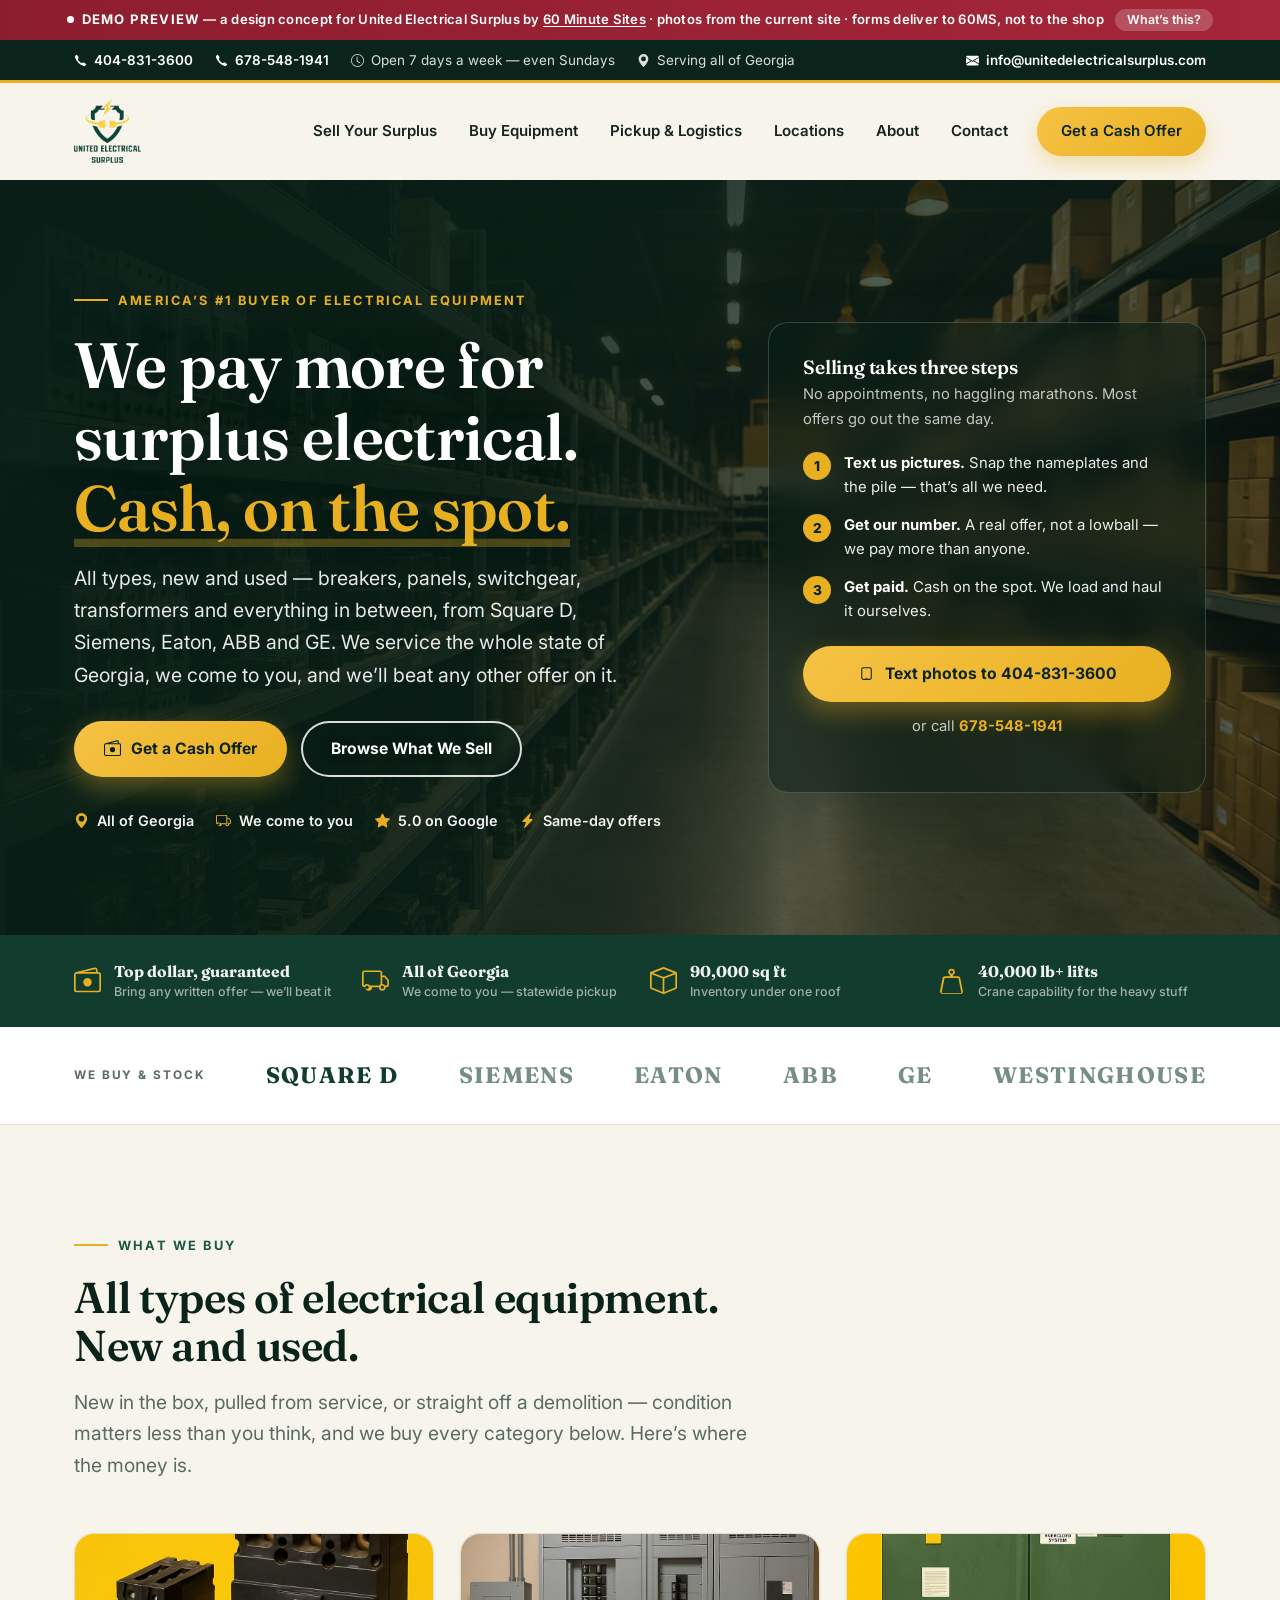
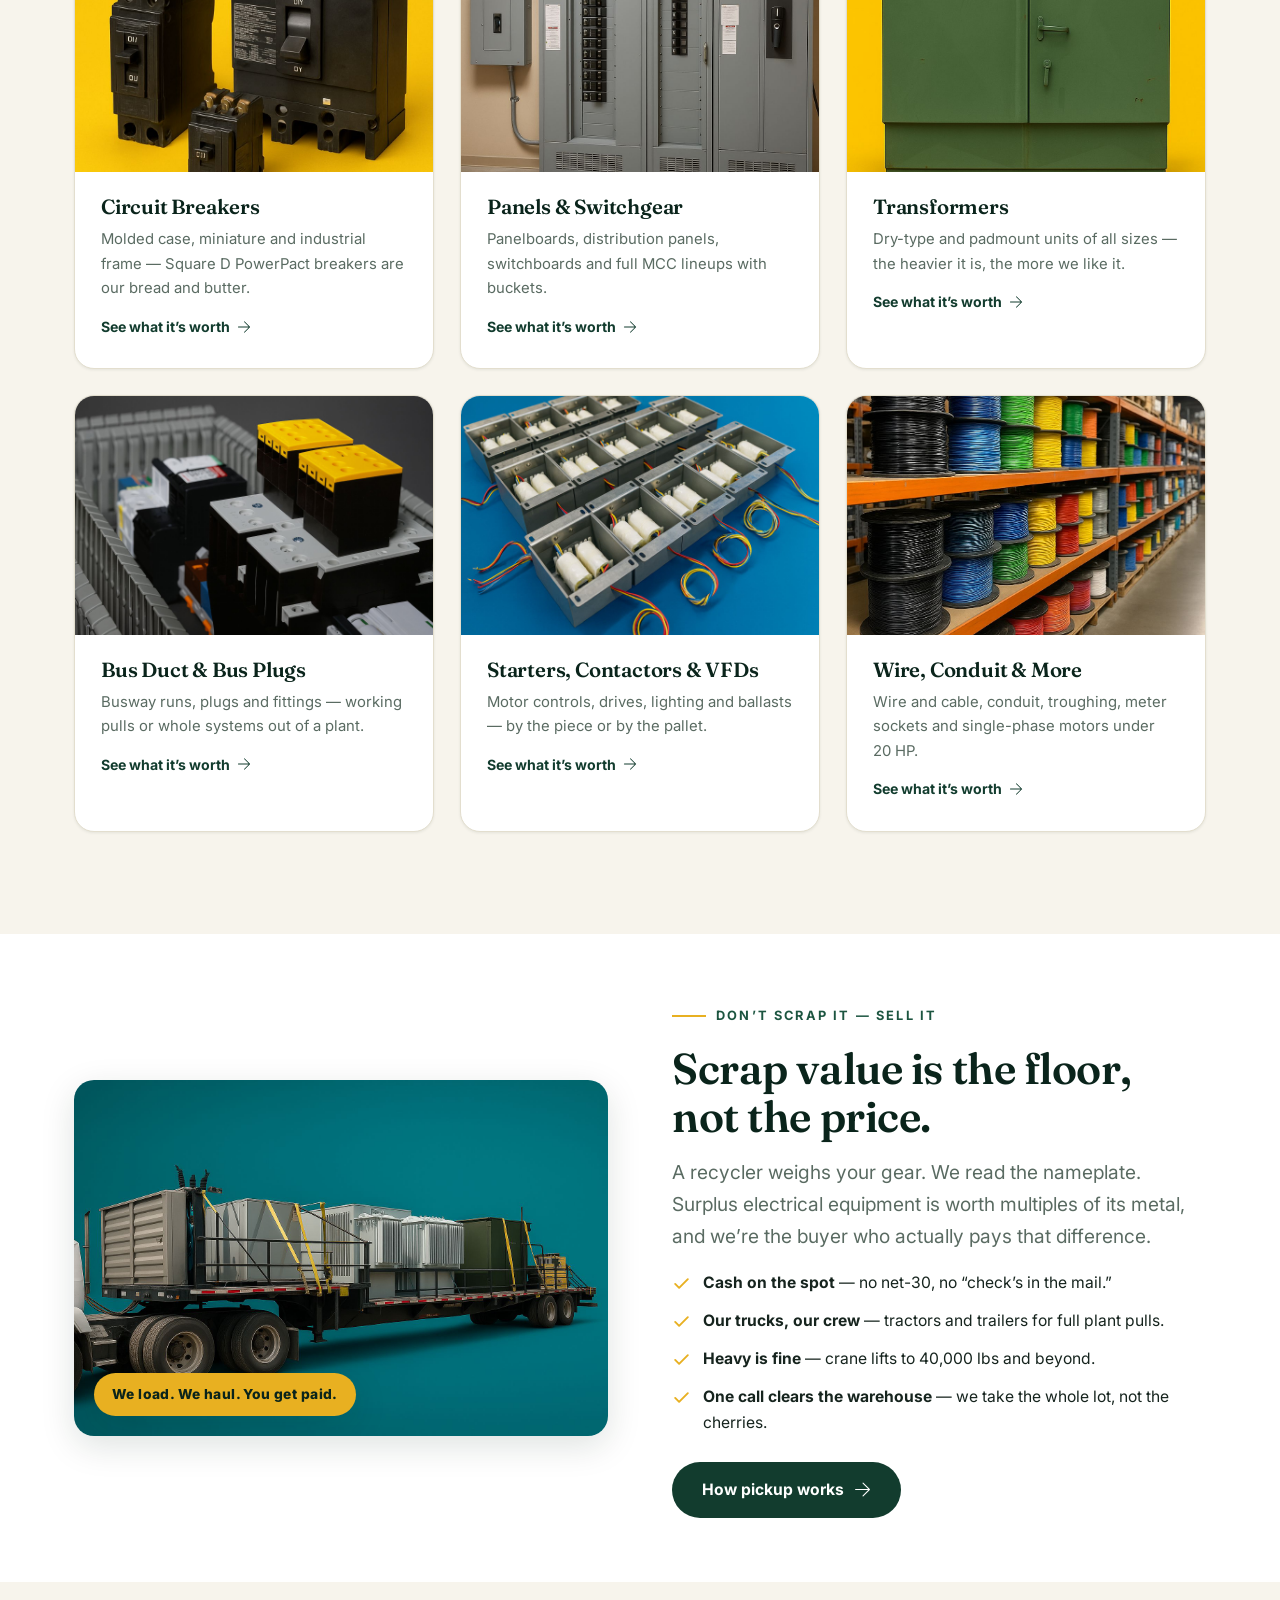
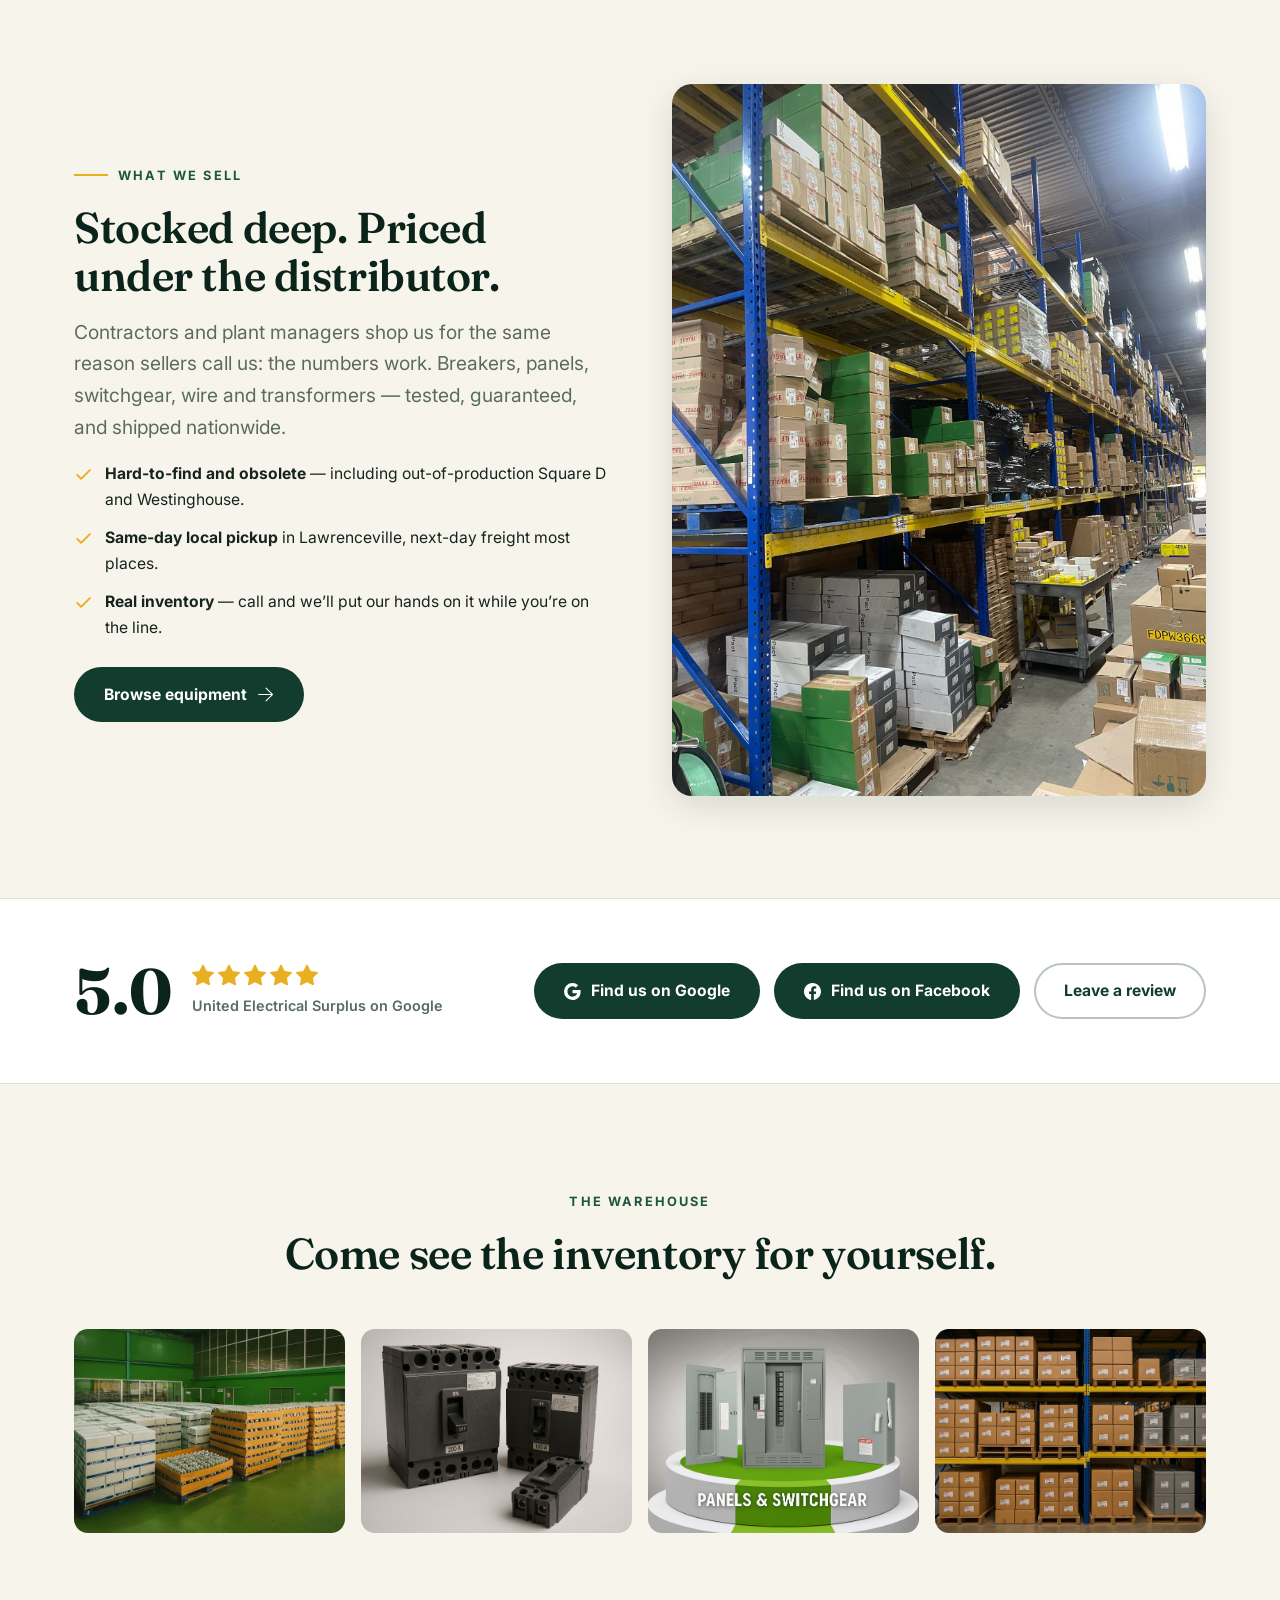
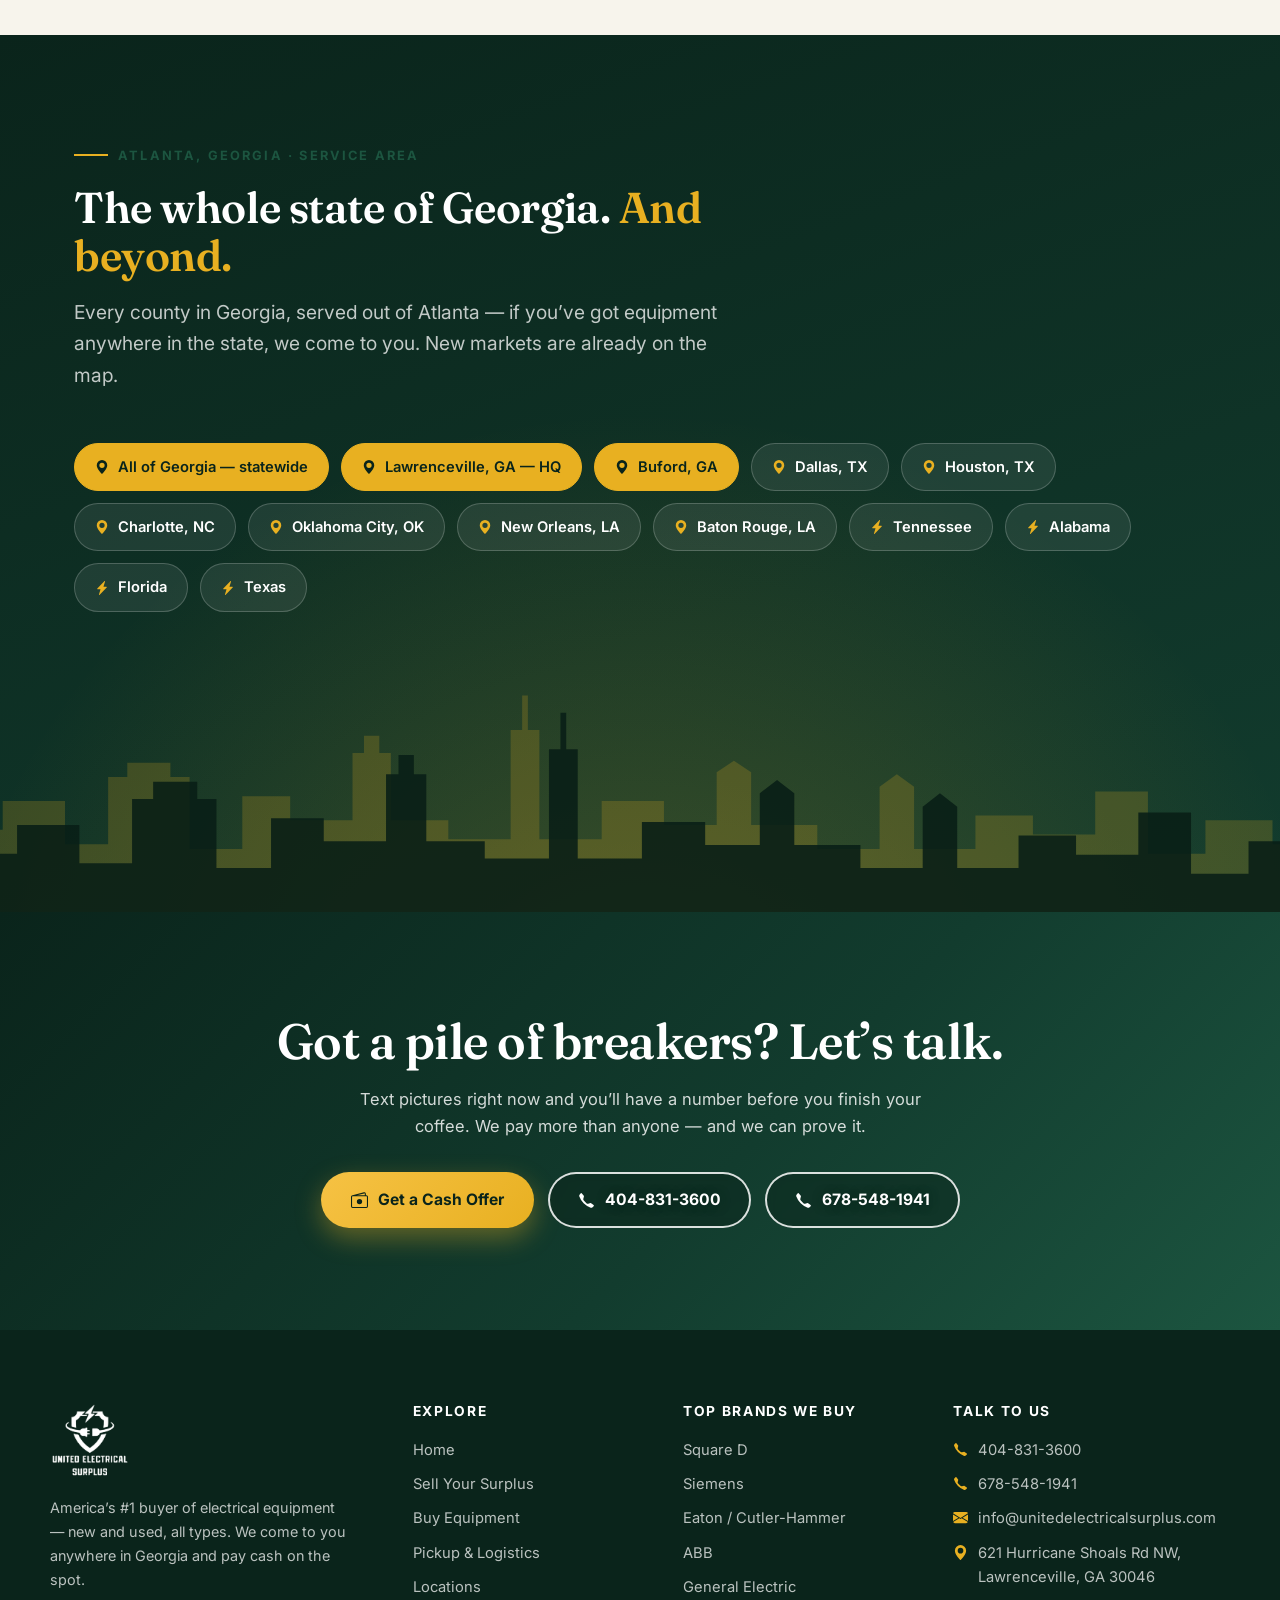
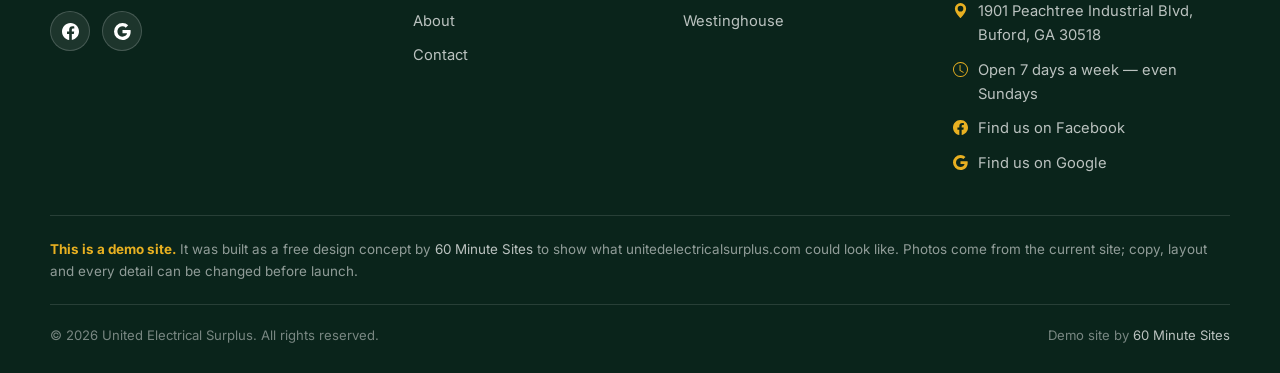
<file: index.html>
<!DOCTYPE html>
<html lang="en">
<head>
<meta charset="UTF-8">
<meta name="viewport" content="width=device-width, initial-scale=1.0">
<title>United Electrical Surplus — We Pay More for Surplus Electrical Equipment</title>
<meta name="description" content="America's #1 buyer of electrical equipment — all types, new and used. Breakers, panels, switchgear, transformers. We service the whole state of Georgia and come to you. Cash on the spot. 404-831-3600 or 678-548-1941.">
<link rel="canonical" href="https://unitedelectricalsurplus.com/index.html">
<link rel="icon" type="image/png" href="assets/img/logo.png">
<meta property="og:title" content="United Electrical Surplus — We Pay More for Surplus Electrical Equipment">
<meta property="og:description" content="America's #1 buyer of electrical equipment — all types, new and used. Breakers, panels, switchgear, transformers. We service the whole state of Georgia and come to you. Cash on the spot. 404-831-3600 or 678-548-1941.">
<meta property="og:type" content="website">
<meta property="og:image" content="https://unitedelectricalsurplus.com/assets/img/logo.jpg">
<link rel="preconnect" href="https://fonts.googleapis.com">
<link rel="preconnect" href="https://fonts.gstatic.com" crossorigin>
<link href="https://fonts.googleapis.com/css2?family=Fraunces:opsz,wght@9..144,500;9..144,600;9..144,700&family=Inter:wght@400;500;600;700;800&display=swap" rel="stylesheet">
<link rel="stylesheet" href="assets/css/main.css?v=4">
</head>
<body>

<script type="application/ld+json">
{
  "@context": "https://schema.org",
  "@type": "LocalBusiness",
  "name": "United Electrical Surplus",
  "description": "Buyer and seller of all types of new and used electrical equipment: circuit breakers, panelboards, switchgear, transformers, bus duct, motor controls and more. Serving the whole state of Georgia with on-site pickup and cash paid on the spot.",
  "url": "https://unitedelectricalsurplus.com",
  "telephone": ["+1-404-831-3600", "+1-678-548-1941"],
  "email": "info@unitedelectricalsurplus.com",
  "image": "https://unitedelectricalsurplus.com/assets/img/logo.jpg",
  "priceRange": "$$",
  "address": {
    "@type": "PostalAddress",
    "streetAddress": "621 Hurricane Shoals Rd NW",
    "addressLocality": "Lawrenceville",
    "addressRegion": "GA",
    "postalCode": "30046",
    "addressCountry": "US"
  },
  "openingHours": "Mo-Su 00:00-23:59",
  "areaServed": [
    {"@type": "State", "name": "Georgia"},
    "Tennessee", "Alabama", "Florida", "Texas", "Oklahoma", "Louisiana", "North Carolina"
  ],
  "sameAs": ["https://maps.google.com/?cid=3954105873428335092"]
}
</script>
<!-- DEMO — delete this div, the .footer-demo block, section 5 of main.js and
     the .demo-bar/.demo-modal CSS when the site goes live. -->
<div class="demo-bar"><span class="demo-dot"></span><strong>DEMO PREVIEW</strong><span
  class="demo-tail"> &mdash; a design concept for United Electrical Surplus by
  <a href="https://60minutesites.com" target="_blank" rel="noopener">60&nbsp;Minute&nbsp;Sites</a>
  &middot; photos from the current site &middot; forms deliver to 60MS, not to the shop</span>
  <button type="button" data-demo-open>What&rsquo;s this?</button></div>

<div class="util-bar"><div class="wrap">
  <a href="tel:4048313600"><svg viewBox="0 0 16 16"><path d="M3.654 1.328a.678.678 0 0 0-1.015-.063L1.605 2.3c-.483.484-.661 1.169-.45 1.77a17.6 17.6 0 0 0 4.168 6.608 17.6 17.6 0 0 0 6.608 4.168c.601.211 1.286.033 1.77-.45l1.034-1.034a.678.678 0 0 0-.063-1.015l-2.307-1.794a.68.68 0 0 0-.58-.122l-2.19.547a1.75 1.75 0 0 1-1.657-.459L5.482 8.062a1.75 1.75 0 0 1-.46-1.657l.548-2.19a.68.68 0 0 0-.122-.58z"/></svg> 404-831-3600</a>
  <a href="tel:6785481941"><svg viewBox="0 0 16 16"><path d="M3.654 1.328a.678.678 0 0 0-1.015-.063L1.605 2.3c-.483.484-.661 1.169-.45 1.77a17.6 17.6 0 0 0 4.168 6.608 17.6 17.6 0 0 0 6.608 4.168c.601.211 1.286.033 1.77-.45l1.034-1.034a.678.678 0 0 0-.063-1.015l-2.307-1.794a.68.68 0 0 0-.58-.122l-2.19.547a1.75 1.75 0 0 1-1.657-.459L5.482 8.062a1.75 1.75 0 0 1-.46-1.657l.548-2.19a.68.68 0 0 0-.122-.58z"/></svg> 678-548-1941</a>
  <span class="util-hide"><svg viewBox="0 0 16 16"><path d="M8 3.5a.5.5 0 0 0-1 0V9a.5.5 0 0 0 .252.434l3.5 2a.5.5 0 0 0 .496-.868L8 8.71z"/><path d="M8 16A8 8 0 1 0 8 0a8 8 0 0 0 0 16m7-8A7 7 0 1 1 1 8a7 7 0 0 1 14 0"/></svg> Open 7 days a week — even Sundays</span>
  <span class="util-hide"><svg viewBox="0 0 16 16"><path d="M8 16s6-5.686 6-10A6 6 0 0 0 2 6c0 4.314 6 10 6 10m0-7a3 3 0 1 1 0-6 3 3 0 0 1 0 6"/></svg> Serving all of Georgia</span>
  <span class="util-spacer"></span>
  <a class="util-hide" href="mailto:info@unitedelectricalsurplus.com"><svg viewBox="0 0 16 16"><path d="M.05 3.555A2 2 0 0 1 2 2h12a2 2 0 0 1 1.95 1.555L8 8.414zM0 4.697v7.104l5.803-3.558zM6.761 8.83l-6.57 4.026A2 2 0 0 0 2 14h12a2 2 0 0 0 1.808-1.144l-6.57-4.027L8 9.586zm3.436-.586L16 11.801V4.697z"/></svg> info@unitedelectricalsurplus.com</a>
</div></div>

<header class="site-header"><div class="wrap nav-row">
  <a class="brand" href="index.html" aria-label="United Electrical Surplus &mdash; home">
    <img src="assets/img/logo.png" alt="United Electrical Surplus" width="791" height="754">
  </a>
  <button class="nav-burger" aria-label="Menu" aria-expanded="false"><svg viewBox="0 0 16 16"><path d="M2.5 12a.5.5 0 0 1 .5-.5h10a.5.5 0 0 1 0 1H3a.5.5 0 0 1-.5-.5m0-4a.5.5 0 0 1 .5-.5h10a.5.5 0 0 1 0 1H3a.5.5 0 0 1-.5-.5m0-4a.5.5 0 0 1 .5-.5h10a.5.5 0 0 1 0 1H3a.5.5 0 0 1-.5-.5"/></svg></button>
  <nav class="main-nav">
    <a href="sell.html">Sell Your Surplus</a>
    <a href="buy.html">Buy Equipment</a>
    <a href="pickup.html">Pickup & Logistics</a>
    <a href="locations.html">Locations</a>
    <a href="about.html">About</a>
    <a href="contact.html">Contact</a>
    <a class="btn-gold nav-cta" href="sell.html">Get a Cash Offer</a>
  </nav>
</div></header>

<div class="hero">
  <div class="hero-media"><img src="assets/img/photos/hero-warehouse.jpg" alt="Aisles of surplus electrical equipment in the United Electrical Surplus warehouse" fetchpriority="high"></div>
  <div class="wrap"><div class="hero-split">
    <div class="hero-inner" data-reveal>
      <div class="kicker on-dark" style="color:var(--gold)">America&rsquo;s #1 buyer of electrical equipment</div>
      <h1>We pay more for surplus electrical. <em>Cash, on the spot.</em></h1>
      <p class="hero-sub">All types, new and used &mdash; breakers, panels, switchgear,
      transformers and everything in between, from Square&nbsp;D, Siemens, Eaton, ABB and GE.
      We service the whole state of Georgia, we come to you, and we&rsquo;ll beat any other
      offer on it.</p>
      <div class="hero-ctas">
        <a class="btn btn-gold" href="sell.html"><svg viewBox="0 0 16 16"><path d="M12.136.326A1.5 1.5 0 0 1 14 1.78V3h.5A1.5 1.5 0 0 1 16 4.5v9a1.5 1.5 0 0 1-1.5 1.5h-13A1.5 1.5 0 0 1 0 13.5v-9a1.5 1.5 0 0 1 1.432-1.499zM5.562 3H13V1.78a.5.5 0 0 0-.621-.484zM1.5 4a.5.5 0 0 0-.5.5v9a.5.5 0 0 0 .5.5h13a.5.5 0 0 0 .5-.5v-9a.5.5 0 0 0-.5-.5z"/><path d="M8 11.5a2.5 2.5 0 1 0 0-5 2.5 2.5 0 0 0 0 5"/></svg> Get a Cash Offer</a>
        <a class="btn btn-ghost" href="buy.html">Browse What We Sell</a>
      </div>
      <div class="hero-chips">
        <span><svg viewBox="0 0 16 16"><path d="M8 16s6-5.686 6-10A6 6 0 0 0 2 6c0 4.314 6 10 6 10m0-7a3 3 0 1 1 0-6 3 3 0 0 1 0 6"/></svg> All of Georgia</span>
        <span><svg viewBox="0 0 16 16"><path d="M0 3.5A1.5 1.5 0 0 1 1.5 2h9A1.5 1.5 0 0 1 12 3.5V5h1.02a1.5 1.5 0 0 1 1.17.563l1.481 1.85a1.5 1.5 0 0 1 .329.938V10.5a1.5 1.5 0 0 1-1.5 1.5H14a2 2 0 1 1-4 0H6a2 2 0 1 1-3.998-.085A1.5 1.5 0 0 1 0 10.5zm1.294 7.456A2 2 0 0 1 4.732 11h5.536a2 2 0 0 1 .732-.732V3.5a.5.5 0 0 0-.5-.5h-9a.5.5 0 0 0-.5.5v7a.5.5 0 0 0 .294.456M12 10a2 2 0 0 1 1.732 1h.768a.5.5 0 0 0 .5-.5V8.35a.5.5 0 0 0-.11-.312l-1.48-1.85A.5.5 0 0 0 13.02 6H12zm-9 1a1 1 0 1 0 0 2 1 1 0 0 0 0-2m9 0a1 1 0 1 0 0 2 1 1 0 0 0 0-2"/></svg> We come to you</span>
        <span><svg viewBox="0 0 16 16"><path d="M3.612 15.443c-.386.198-.824-.149-.746-.592l.83-4.73L.173 6.765c-.329-.314-.158-.888.283-.95l4.898-.696L7.538.792c.197-.39.73-.39.927 0l2.184 4.327 4.898.696c.441.062.612.636.282.95l-3.522 3.356.83 4.73c.078.443-.36.79-.746.592L8 13.187z"/></svg> 5.0 on Google</span>
        <span><svg viewBox="0 0 16 16"><path d="M11.251.068a.5.5 0 0 1 .227.58L9.677 6.5H13a.5.5 0 0 1 .364.843l-8 8.5a.5.5 0 0 1-.842-.49L6.323 9.5H3a.5.5 0 0 1-.364-.843l8-8.5a.5.5 0 0 1 .615-.09z"/></svg> Same-day offers</span>
      </div>
    </div>
    <aside class="hero-card" data-reveal>
      <h3>Selling takes three steps</h3>
      <p>No appointments, no haggling marathons. Most offers go out the same day.</p>
      <ol class="hero-steps">
        <li><span class="step-n">1</span><span><b>Text us pictures.</b> Snap the nameplates and the pile &mdash; that&rsquo;s all we need.</span></li>
        <li><span class="step-n">2</span><span><b>Get our number.</b> A real offer, not a lowball &mdash; we pay more than anyone.</span></li>
        <li><span class="step-n">3</span><span><b>Get paid.</b> Cash on the spot. We load and haul it ourselves.</span></li>
      </ol>
      <a class="btn btn-gold" href="sms:4048313600"><svg viewBox="0 0 16 16"><path d="M5 2a2 2 0 0 0-2 2v8a2 2 0 0 0 2 2h6a2 2 0 0 0 2-2V4a2 2 0 0 0-2-2zM4 4a1 1 0 0 1 1-1h6a1 1 0 0 1 1 1v8a1 1 0 0 1-1 1H5a1 1 0 0 1-1-1zm4 9.5a.75.75 0 1 1 0-1.5.75.75 0 0 1 0 1.5"/></svg> Text photos to 404-831-3600</a>
      <p class="hero-alt">or call <a href="tel:6785481941">678-548-1941</a></p>
    </aside>
  </div></div>
</div>

<div class="trust-bar"><div class="wrap">
  <div class="trust-item"><svg viewBox="0 0 16 16"><path d="M12.136.326A1.5 1.5 0 0 1 14 1.78V3h.5A1.5 1.5 0 0 1 16 4.5v9a1.5 1.5 0 0 1-1.5 1.5h-13A1.5 1.5 0 0 1 0 13.5v-9a1.5 1.5 0 0 1 1.432-1.499zM5.562 3H13V1.78a.5.5 0 0 0-.621-.484zM1.5 4a.5.5 0 0 0-.5.5v9a.5.5 0 0 0 .5.5h13a.5.5 0 0 0 .5-.5v-9a.5.5 0 0 0-.5-.5z"/><path d="M8 11.5a2.5 2.5 0 1 0 0-5 2.5 2.5 0 0 0 0 5"/></svg><span><b>Top dollar, guaranteed</b><small>Bring any written offer &mdash; we&rsquo;ll beat it</small></span></div>
  <div class="trust-item"><svg viewBox="0 0 16 16"><path d="M0 3.5A1.5 1.5 0 0 1 1.5 2h9A1.5 1.5 0 0 1 12 3.5V5h1.02a1.5 1.5 0 0 1 1.17.563l1.481 1.85a1.5 1.5 0 0 1 .329.938V10.5a1.5 1.5 0 0 1-1.5 1.5H14a2 2 0 1 1-4 0H6a2 2 0 1 1-3.998-.085A1.5 1.5 0 0 1 0 10.5zm1.294 7.456A2 2 0 0 1 4.732 11h5.536a2 2 0 0 1 .732-.732V3.5a.5.5 0 0 0-.5-.5h-9a.5.5 0 0 0-.5.5v7a.5.5 0 0 0 .294.456M12 10a2 2 0 0 1 1.732 1h.768a.5.5 0 0 0 .5-.5V8.35a.5.5 0 0 0-.11-.312l-1.48-1.85A.5.5 0 0 0 13.02 6H12zm-9 1a1 1 0 1 0 0 2 1 1 0 0 0 0-2m9 0a1 1 0 1 0 0 2 1 1 0 0 0 0-2"/></svg><span><b>All of Georgia</b><small>We come to you &mdash; statewide pickup</small></span></div>
  <div class="trust-item"><svg viewBox="0 0 16 16"><path d="M8.186 1.113a.5.5 0 0 0-.372 0L1.846 3.5 8 5.961 14.154 3.5zM15 4.239l-6.5 2.6v7.922l6.5-2.6V4.24zM7.5 14.762V6.838L1 4.239v7.923zM7.443.184a1.5 1.5 0 0 1 1.114 0l7.129 2.852A.5.5 0 0 1 16 3.5v8.662a1 1 0 0 1-.629.928l-7.185 2.874a.5.5 0 0 1-.372 0L.63 13.09a1 1 0 0 1-.63-.928V3.5a.5.5 0 0 1 .314-.464z"/></svg><span><b>90,000 sq ft</b><small>Inventory under one roof</small></span></div>
  <div class="trust-item"><svg viewBox="0 0 16 16"><path d="M8 1a2 2 0 0 1 2 2c0 .73-.39 1.37-.975 1.72A.5.5 0 0 0 9 5.5h2.72a1.5 1.5 0 0 1 1.47 1.206l1.6 8A1.5 1.5 0 0 1 13.32 16H2.68a1.5 1.5 0 0 1-1.47-1.794l1.6-8A1.5 1.5 0 0 1 4.28 5.5H7a.5.5 0 0 0-.025-.78A2 2 0 0 1 8 1m0 1a1 1 0 0 0-1 1c0 .55.45 1 1 1s1-.45 1-1a1 1 0 0 0-1-1M4.28 6.5a.5.5 0 0 0-.49.402l-1.6 8a.5.5 0 0 0 .49.598h10.64a.5.5 0 0 0 .49-.598l-1.6-8a.5.5 0 0 0-.49-.402z"/></svg><span><b>40,000&nbsp;lb+ lifts</b><small>Crane capability for the heavy stuff</small></span></div>
</div></div>

<div class="brand-strip"><div class="wrap">
  <span class="label">We buy &amp; stock</span>
  <span class="brand-mark first">SQUARE&nbsp;D</span>
  <span class="brand-mark">SIEMENS</span>
  <span class="brand-mark">EATON</span>
  <span class="brand-mark">ABB</span>
  <span class="brand-mark">GE</span>
  <span class="brand-mark">WESTINGHOUSE</span>
</div></div>

<section>
  <div class="wrap">
    <div class="section-head" data-reveal>
      <div class="kicker">What we buy</div>
      <h2>All types of electrical equipment. New and used.</h2>
      <p class="lead">New in the box, pulled from service, or straight off a demolition &mdash; condition
      matters less than you think, and we buy every category below. Here&rsquo;s where the money is.</p>
    </div>
    <div class="card-grid">
      <a data-reveal class="card" href="sell.html"><div class="card-img"><img src="assets/img/photos/breakers-yellow.jpg" alt="Molded case circuit breakers" loading="lazy"></div><div class="card-body"><h3>Circuit Breakers</h3><p>Molded case, miniature and industrial frame &mdash; Square&nbsp;D PowerPact breakers are our bread and butter.</p><span class="card-link">See what it&rsquo;s worth <svg viewBox="0 0 16 16"><path d="M1 8a.5.5 0 0 1 .5-.5h11.793L8.146 2.354a.5.5 0 1 1 .708-.708l6 6a.5.5 0 0 1 0 .708l-6 6a.5.5 0 0 1-.708-.708L13.293 8.5H1.5A.5.5 0 0 1 1 8"/></svg></span></div></a>
      <a data-reveal class="card" href="sell.html"><div class="card-img"><img src="assets/img/photos/panels-lineup.jpg" alt="Distribution panels and switchboards" loading="lazy"></div><div class="card-body"><h3>Panels &amp; Switchgear</h3><p>Panelboards, distribution panels, switchboards and full MCC lineups with buckets.</p><span class="card-link">See what it&rsquo;s worth <svg viewBox="0 0 16 16"><path d="M1 8a.5.5 0 0 1 .5-.5h11.793L8.146 2.354a.5.5 0 1 1 .708-.708l6 6a.5.5 0 0 1 0 .708l-6 6a.5.5 0 0 1-.708-.708L13.293 8.5H1.5A.5.5 0 0 1 1 8"/></svg></span></div></a>
      <a data-reveal class="card" href="sell.html"><div class="card-img"><img src="assets/img/photos/transformer-padmount.jpg" alt="Padmount transformer" loading="lazy"></div><div class="card-body"><h3>Transformers</h3><p>Dry-type and padmount units of all sizes &mdash; the heavier it is, the more we like it.</p><span class="card-link">See what it&rsquo;s worth <svg viewBox="0 0 16 16"><path d="M1 8a.5.5 0 0 1 .5-.5h11.793L8.146 2.354a.5.5 0 1 1 .708-.708l6 6a.5.5 0 0 1 0 .708l-6 6a.5.5 0 0 1-.708-.708L13.293 8.5H1.5A.5.5 0 0 1 1 8"/></svg></span></div></a>
      <a data-reveal class="card" href="sell.html"><div class="card-img"><img src="assets/img/photos/contactors.jpg" alt="Bus plugs and contactors" loading="lazy"></div><div class="card-body"><h3>Bus Duct &amp; Bus Plugs</h3><p>Busway runs, plugs and fittings &mdash; working pulls or whole systems out of a plant.</p><span class="card-link">See what it&rsquo;s worth <svg viewBox="0 0 16 16"><path d="M1 8a.5.5 0 0 1 .5-.5h11.793L8.146 2.354a.5.5 0 1 1 .708-.708l6 6a.5.5 0 0 1 0 .708l-6 6a.5.5 0 0 1-.708-.708L13.293 8.5H1.5A.5.5 0 0 1 1 8"/></svg></span></div></a>
      <a data-reveal class="card" href="sell.html"><div class="card-img"><img src="assets/img/photos/component-trays.jpg" alt="Motor starters and controls" loading="lazy"></div><div class="card-body"><h3>Starters, Contactors &amp; VFDs</h3><p>Motor controls, drives, lighting and ballasts &mdash; by the piece or by the pallet.</p><span class="card-link">See what it&rsquo;s worth <svg viewBox="0 0 16 16"><path d="M1 8a.5.5 0 0 1 .5-.5h11.793L8.146 2.354a.5.5 0 1 1 .708-.708l6 6a.5.5 0 0 1 0 .708l-6 6a.5.5 0 0 1-.708-.708L13.293 8.5H1.5A.5.5 0 0 1 1 8"/></svg></span></div></a>
      <a data-reveal class="card" href="sell.html"><div class="card-img"><img src="assets/img/photos/wire-spools.jpg" alt="Spools of electrical wire" loading="lazy"></div><div class="card-body"><h3>Wire, Conduit &amp; More</h3><p>Wire and cable, conduit, troughing, meter sockets and single-phase motors under 20&nbsp;HP.</p><span class="card-link">See what it&rsquo;s worth <svg viewBox="0 0 16 16"><path d="M1 8a.5.5 0 0 1 .5-.5h11.793L8.146 2.354a.5.5 0 1 1 .708-.708l6 6a.5.5 0 0 1 0 .708l-6 6a.5.5 0 0 1-.708-.708L13.293 8.5H1.5A.5.5 0 0 1 1 8"/></svg></span></div></a>
    </div>
  </div>
</section>

<section class="tight" style="background:var(--white)">
  <div class="wrap split">
    <div class="split-img" data-reveal>
      <img src="assets/img/photos/truck-load.jpg" alt="United Electrical Surplus trailer loaded with electrical equipment" loading="lazy">
      <span class="split-badge">We load. We haul. You get paid.</span>
    </div>
    <div data-reveal>
      <div class="kicker">Don&rsquo;t scrap it &mdash; sell it</div>
      <h2>Scrap value is the floor, not the price.</h2>
      <p class="lead">A recycler weighs your gear. We read the nameplate. Surplus electrical equipment
      is worth multiples of its metal, and we&rsquo;re the buyer who actually pays that difference.</p>
      <ul class="checks">
        <li><svg viewBox="0 0 24 24"><path d="M4 12.5l5 5L20 6.5"/></svg><span><b>Cash on the spot</b> &mdash; no net-30, no &ldquo;check&rsquo;s in the mail.&rdquo;</span></li>
        <li><svg viewBox="0 0 24 24"><path d="M4 12.5l5 5L20 6.5"/></svg><span><b>Our trucks, our crew</b> &mdash; tractors and trailers for full plant pulls.</span></li>
        <li><svg viewBox="0 0 24 24"><path d="M4 12.5l5 5L20 6.5"/></svg><span><b>Heavy is fine</b> &mdash; crane lifts to 40,000&nbsp;lbs and beyond.</span></li>
        <li><svg viewBox="0 0 24 24"><path d="M4 12.5l5 5L20 6.5"/></svg><span><b>One call clears the warehouse</b> &mdash; we take the whole lot, not the cherries.</span></li>
      </ul>
      <a class="btn btn-pine" href="pickup.html">How pickup works <svg viewBox="0 0 16 16"><path d="M1 8a.5.5 0 0 1 .5-.5h11.793L8.146 2.354a.5.5 0 1 1 .708-.708l6 6a.5.5 0 0 1 0 .708l-6 6a.5.5 0 0 1-.708-.708L13.293 8.5H1.5A.5.5 0 0 1 1 8"/></svg></a>
    </div>
  </div>
</section>

<section>
  <div class="wrap split flip">
    <div class="split-img" data-reveal>
      <img src="assets/img/photos/warehouse-racks.jpg" alt="Racks of stocked electrical equipment" loading="lazy">
    </div>
    <div data-reveal>
      <div class="kicker">What we sell</div>
      <h2>Stocked deep. Priced under the distributor.</h2>
      <p class="lead">Contractors and plant managers shop us for the same reason sellers call us:
      the numbers work. Breakers, panels, switchgear, wire and transformers &mdash; tested, guaranteed,
      and shipped nationwide.</p>
      <ul class="checks">
        <li><svg viewBox="0 0 24 24"><path d="M4 12.5l5 5L20 6.5"/></svg><span><b>Hard-to-find and obsolete</b> &mdash; including out-of-production Square&nbsp;D and Westinghouse.</span></li>
        <li><svg viewBox="0 0 24 24"><path d="M4 12.5l5 5L20 6.5"/></svg><span><b>Same-day local pickup</b> in Lawrenceville, next-day freight most places.</span></li>
        <li><svg viewBox="0 0 24 24"><path d="M4 12.5l5 5L20 6.5"/></svg><span><b>Real inventory</b> &mdash; call and we&rsquo;ll put our hands on it while you&rsquo;re on the line.</span></li>
      </ul>
      <a class="btn btn-pine" href="buy.html">Browse equipment <svg viewBox="0 0 16 16"><path d="M1 8a.5.5 0 0 1 .5-.5h11.793L8.146 2.354a.5.5 0 1 1 .708-.708l6 6a.5.5 0 0 1 0 .708l-6 6a.5.5 0 0 1-.708-.708L13.293 8.5H1.5A.5.5 0 0 1 1 8"/></svg></a>
    </div>
  </div>
</section>

<div class="google-band"><div class="wrap" data-reveal>
  <div class="g-score">
    <span class="g-num">5.0</span>
    <span><span class="g-stars"><svg viewBox="0 0 16 16"><path d="M3.612 15.443c-.386.198-.824-.149-.746-.592l.83-4.73L.173 6.765c-.329-.314-.158-.888.283-.95l4.898-.696L7.538.792c.197-.39.73-.39.927 0l2.184 4.327 4.898.696c.441.062.612.636.282.95l-3.522 3.356.83 4.73c.078.443-.36.79-.746.592L8 13.187z"/></svg><svg viewBox="0 0 16 16"><path d="M3.612 15.443c-.386.198-.824-.149-.746-.592l.83-4.73L.173 6.765c-.329-.314-.158-.888.283-.95l4.898-.696L7.538.792c.197-.39.73-.39.927 0l2.184 4.327 4.898.696c.441.062.612.636.282.95l-3.522 3.356.83 4.73c.078.443-.36.79-.746.592L8 13.187z"/></svg><svg viewBox="0 0 16 16"><path d="M3.612 15.443c-.386.198-.824-.149-.746-.592l.83-4.73L.173 6.765c-.329-.314-.158-.888.283-.95l4.898-.696L7.538.792c.197-.39.73-.39.927 0l2.184 4.327 4.898.696c.441.062.612.636.282.95l-3.522 3.356.83 4.73c.078.443-.36.79-.746.592L8 13.187z"/></svg><svg viewBox="0 0 16 16"><path d="M3.612 15.443c-.386.198-.824-.149-.746-.592l.83-4.73L.173 6.765c-.329-.314-.158-.888.283-.95l4.898-.696L7.538.792c.197-.39.73-.39.927 0l2.184 4.327 4.898.696c.441.062.612.636.282.95l-3.522 3.356.83 4.73c.078.443-.36.79-.746.592L8 13.187z"/></svg><svg viewBox="0 0 16 16"><path d="M3.612 15.443c-.386.198-.824-.149-.746-.592l.83-4.73L.173 6.765c-.329-.314-.158-.888.283-.95l4.898-.696L7.538.792c.197-.39.73-.39.927 0l2.184 4.327 4.898.696c.441.062.612.636.282.95l-3.522 3.356.83 4.73c.078.443-.36.79-.746.592L8 13.187z"/></svg></span>
    <span class="g-label">United Electrical Surplus on Google</span></span>
  </div>
  <div class="g-actions">
    <a class="btn btn-pine" href="https://maps.google.com/?cid=3954105873428335092" target="_blank" rel="noopener"><svg viewBox="0 0 16 16"><path d="M15.545 6.558a9.4 9.4 0 0 1 .139 1.626c0 2.434-.87 4.492-2.384 5.885h.002C11.978 15.292 10.158 16 8 16A8 8 0 1 1 8 0a7.7 7.7 0 0 1 5.352 2.082l-2.284 2.284A4.35 4.35 0 0 0 8 3.166c-2.087 0-3.86 1.408-4.492 3.304a4.8 4.8 0 0 0 0 3.063h.003c.635 1.893 2.405 3.301 4.492 3.301 1.078 0 2.004-.276 2.722-.764h-.003a3.7 3.7 0 0 0 1.599-2.431H8v-3.08z"/></svg> Find us on Google</a>
    <a class="btn btn-pine" href="https://www.facebook.com/groups/417309805544906/posts/1745200596089147/" target="_blank" rel="noopener"><svg viewBox="0 0 16 16"><path d="M16 8.049c0-4.446-3.582-8.05-8-8.05C3.58 0-.002 3.603-.002 8.05c0 4.017 2.926 7.347 6.75 7.951v-5.625h-2.03V8.05H6.75V6.275c0-2.017 1.195-3.131 3.022-3.131.876 0 1.791.157 1.791.157v1.98h-1.009c-.993 0-1.303.621-1.303 1.258v1.51h2.218l-.354 2.326H9.25V16c3.824-.604 6.75-3.934 6.75-7.951"/></svg> Find us on Facebook</a>
    <a class="btn btn-ghost" href="https://maps.google.com/?cid=3954105873428335092" target="_blank" rel="noopener">Leave a review</a>
  </div>
</div></div>

<section>
  <div class="wrap">
    <div class="section-head center" data-reveal>
      <div class="kicker">The warehouse</div>
      <h2>Come see the inventory for yourself.</h2>
    </div>
    <div class="gallery" data-reveal>
      <a href="assets/img/photos/warehouse-green.jpg" data-lightbox><img src="assets/img/photos/warehouse-green.jpg" alt="Pallets of surplus electrical stock" loading="lazy"></a>
      <a href="assets/img/photos/breakers-dark.jpg" data-lightbox><img src="assets/img/photos/breakers-dark.jpg" alt="Industrial circuit breakers" loading="lazy"></a>
      <a href="assets/img/photos/panels-switchgear.jpg" data-lightbox><img src="assets/img/photos/panels-switchgear.jpg" alt="Panels and switchgear" loading="lazy"></a>
      <a href="assets/img/photos/boxes-racks.jpg" data-lightbox><img src="assets/img/photos/boxes-racks.jpg" alt="Boxed inventory on warehouse racking" loading="lazy"></a>
    </div>
  </div>
</section>

<section class="band-dark skyline-band" style="padding-bottom:clamp(170px,24vw,300px)">
  
<div class="skyline" aria-hidden="true"><svg viewBox="0 0 1440 240" preserveAspectRatio="xMidYMax slice" xmlns="http://www.w3.org/2000/svg">
  <polygon fill="rgba(232,176,33,0.20)" points="0,240 0,150 55,150 55,120 120,120 120,165 165,165 165,95 185,95 185,80 230,80 230,95 250,95 250,170 305,170 305,115 355,115 355,140 420,140 420,70 432,70 432,52 448,52 448,70 460,70 460,140 520,140 520,160 585,160 585,46 597,46 597,10 603,10 603,46 615,46 615,160 680,160 680,120 745,120 745,145 800,145 800,90 818,78 836,90 836,145 905,145 905,170 970,170 970,105 988,92 1006,105 1006,170 1070,170 1070,135 1130,135 1130,155 1195,155 1195,110 1250,110 1250,175 1310,175 1310,140 1380,140 1380,165 1440,165 1440,240"/>
  <polygon fill="rgba(8,30,22,0.88)" points="0,240 0,175 70,175 70,145 135,145 135,185 190,185 190,118 212,118 212,100 258,100 258,118 278,118 278,190 335,190 335,138 390,138 390,162 455,162 455,92 468,92 468,72 484,72 484,92 497,92 497,162 558,162 558,180 625,180 625,66 637,66 637,28 643,28 643,66 655,66 655,180 722,180 722,142 788,142 788,166 845,166 845,112 863,98 881,112 881,166 950,166 950,190 1015,190 1015,126 1033,112 1051,126 1051,190 1115,190 1115,156 1175,156 1175,176 1240,176 1240,132 1295,132 1295,196 1355,196 1355,162 1440,162 1440,240"/>
</svg></div>
  <div class="wrap">
    <div class="section-head" data-reveal>
      <div class="kicker">Atlanta, Georgia &middot; Service area</div>
      <h2>The whole state of Georgia. <em>And beyond.</em></h2>
      <p class="lead">Every county in Georgia, served out of Atlanta &mdash; if you&rsquo;ve got
      equipment anywhere in the state, we come to you. New markets are already on the map.</p>
    </div>
    <div class="chip-row" data-reveal>
      <span class="chip now"><svg viewBox="0 0 16 16"><path d="M8 16s6-5.686 6-10A6 6 0 0 0 2 6c0 4.314 6 10 6 10m0-7a3 3 0 1 1 0-6 3 3 0 0 1 0 6"/></svg> All of Georgia &mdash; statewide</span>
      <span class="chip now"><svg viewBox="0 0 16 16"><path d="M8 16s6-5.686 6-10A6 6 0 0 0 2 6c0 4.314 6 10 6 10m0-7a3 3 0 1 1 0-6 3 3 0 0 1 0 6"/></svg> Lawrenceville, GA &mdash; HQ</span>
      <span class="chip now"><svg viewBox="0 0 16 16"><path d="M8 16s6-5.686 6-10A6 6 0 0 0 2 6c0 4.314 6 10 6 10m0-7a3 3 0 1 1 0-6 3 3 0 0 1 0 6"/></svg> Buford, GA</span>
      <span class="chip"><svg viewBox="0 0 16 16"><path d="M8 16s6-5.686 6-10A6 6 0 0 0 2 6c0 4.314 6 10 6 10m0-7a3 3 0 1 1 0-6 3 3 0 0 1 0 6"/></svg> Dallas, TX</span>
      <span class="chip"><svg viewBox="0 0 16 16"><path d="M8 16s6-5.686 6-10A6 6 0 0 0 2 6c0 4.314 6 10 6 10m0-7a3 3 0 1 1 0-6 3 3 0 0 1 0 6"/></svg> Houston, TX</span>
      <span class="chip"><svg viewBox="0 0 16 16"><path d="M8 16s6-5.686 6-10A6 6 0 0 0 2 6c0 4.314 6 10 6 10m0-7a3 3 0 1 1 0-6 3 3 0 0 1 0 6"/></svg> Charlotte, NC</span>
      <span class="chip"><svg viewBox="0 0 16 16"><path d="M8 16s6-5.686 6-10A6 6 0 0 0 2 6c0 4.314 6 10 6 10m0-7a3 3 0 1 1 0-6 3 3 0 0 1 0 6"/></svg> Oklahoma City, OK</span>
      <span class="chip"><svg viewBox="0 0 16 16"><path d="M8 16s6-5.686 6-10A6 6 0 0 0 2 6c0 4.314 6 10 6 10m0-7a3 3 0 1 1 0-6 3 3 0 0 1 0 6"/></svg> New Orleans, LA</span>
      <span class="chip"><svg viewBox="0 0 16 16"><path d="M8 16s6-5.686 6-10A6 6 0 0 0 2 6c0 4.314 6 10 6 10m0-7a3 3 0 1 1 0-6 3 3 0 0 1 0 6"/></svg> Baton Rouge, LA</span>
      <span class="chip"><svg viewBox="0 0 16 16"><path d="M11.251.068a.5.5 0 0 1 .227.58L9.677 6.5H13a.5.5 0 0 1 .364.843l-8 8.5a.5.5 0 0 1-.842-.49L6.323 9.5H3a.5.5 0 0 1-.364-.843l8-8.5a.5.5 0 0 1 .615-.09z"/></svg> Tennessee</span>
      <span class="chip"><svg viewBox="0 0 16 16"><path d="M11.251.068a.5.5 0 0 1 .227.58L9.677 6.5H13a.5.5 0 0 1 .364.843l-8 8.5a.5.5 0 0 1-.842-.49L6.323 9.5H3a.5.5 0 0 1-.364-.843l8-8.5a.5.5 0 0 1 .615-.09z"/></svg> Alabama</span>
      <span class="chip"><svg viewBox="0 0 16 16"><path d="M11.251.068a.5.5 0 0 1 .227.58L9.677 6.5H13a.5.5 0 0 1 .364.843l-8 8.5a.5.5 0 0 1-.842-.49L6.323 9.5H3a.5.5 0 0 1-.364-.843l8-8.5a.5.5 0 0 1 .615-.09z"/></svg> Florida</span>
      <span class="chip"><svg viewBox="0 0 16 16"><path d="M11.251.068a.5.5 0 0 1 .227.58L9.677 6.5H13a.5.5 0 0 1 .364.843l-8 8.5a.5.5 0 0 1-.842-.49L6.323 9.5H3a.5.5 0 0 1-.364-.843l8-8.5a.5.5 0 0 1 .615-.09z"/></svg> Texas</span>
    </div>
  </div>
</section>

<section class="cta-band">
  <div class="wrap" data-reveal>
    <h2>Got a pile of breakers? Let&rsquo;s talk.</h2>
    <p>Text pictures right now and you&rsquo;ll have a number before you finish your coffee. We pay more than anyone &mdash; and we can prove it.</p>
    <div class="hero-ctas">
      <a class="btn btn-gold" href="sell.html"><svg viewBox="0 0 16 16"><path d="M12.136.326A1.5 1.5 0 0 1 14 1.78V3h.5A1.5 1.5 0 0 1 16 4.5v9a1.5 1.5 0 0 1-1.5 1.5h-13A1.5 1.5 0 0 1 0 13.5v-9a1.5 1.5 0 0 1 1.432-1.499zM5.562 3H13V1.78a.5.5 0 0 0-.621-.484zM1.5 4a.5.5 0 0 0-.5.5v9a.5.5 0 0 0 .5.5h13a.5.5 0 0 0 .5-.5v-9a.5.5 0 0 0-.5-.5z"/><path d="M8 11.5a2.5 2.5 0 1 0 0-5 2.5 2.5 0 0 0 0 5"/></svg> Get a Cash Offer</a>
      <a class="btn btn-ghost" href="tel:4048313600"><svg viewBox="0 0 16 16"><path d="M3.654 1.328a.678.678 0 0 0-1.015-.063L1.605 2.3c-.483.484-.661 1.169-.45 1.77a17.6 17.6 0 0 0 4.168 6.608 17.6 17.6 0 0 0 6.608 4.168c.601.211 1.286.033 1.77-.45l1.034-1.034a.678.678 0 0 0-.063-1.015l-2.307-1.794a.68.68 0 0 0-.58-.122l-2.19.547a1.75 1.75 0 0 1-1.657-.459L5.482 8.062a1.75 1.75 0 0 1-.46-1.657l.548-2.19a.68.68 0 0 0-.122-.58z"/></svg> 404-831-3600</a>
      <a class="btn btn-ghost" href="tel:6785481941"><svg viewBox="0 0 16 16"><path d="M3.654 1.328a.678.678 0 0 0-1.015-.063L1.605 2.3c-.483.484-.661 1.169-.45 1.77a17.6 17.6 0 0 0 4.168 6.608 17.6 17.6 0 0 0 6.608 4.168c.601.211 1.286.033 1.77-.45l1.034-1.034a.678.678 0 0 0-.063-1.015l-2.307-1.794a.68.68 0 0 0-.58-.122l-2.19.547a1.75 1.75 0 0 1-1.657-.459L5.482 8.062a1.75 1.75 0 0 1-.46-1.657l.548-2.19a.68.68 0 0 0-.122-.58z"/></svg> 678-548-1941</a>
    </div>
  </div>
</section>

<footer class="site-footer">
  <div class="wrap footer-main">
    <div class="footer-brand">
      <img src="assets/img/logo-white.png" alt="United Electrical Surplus" width="454" height="405">
      <p>America&rsquo;s #1 buyer of electrical equipment &mdash; new and used, all types. We come to you anywhere in
      Georgia and pay cash on the spot.</p>
      <div class="footer-social">
        <a href="https://www.facebook.com/groups/417309805544906/posts/1745200596089147/" target="_blank" rel="noopener" aria-label="Facebook"><svg viewBox="0 0 16 16"><path d="M16 8.049c0-4.446-3.582-8.05-8-8.05C3.58 0-.002 3.603-.002 8.05c0 4.017 2.926 7.347 6.75 7.951v-5.625h-2.03V8.05H6.75V6.275c0-2.017 1.195-3.131 3.022-3.131.876 0 1.791.157 1.791.157v1.98h-1.009c-.993 0-1.303.621-1.303 1.258v1.51h2.218l-.354 2.326H9.25V16c3.824-.604 6.75-3.934 6.75-7.951"/></svg></a>
        <a href="https://maps.google.com/?cid=3954105873428335092" target="_blank" rel="noopener" aria-label="Google Business Profile"><svg viewBox="0 0 16 16"><path d="M15.545 6.558a9.4 9.4 0 0 1 .139 1.626c0 2.434-.87 4.492-2.384 5.885h.002C11.978 15.292 10.158 16 8 16A8 8 0 1 1 8 0a7.7 7.7 0 0 1 5.352 2.082l-2.284 2.284A4.35 4.35 0 0 0 8 3.166c-2.087 0-3.86 1.408-4.492 3.304a4.8 4.8 0 0 0 0 3.063h.003c.635 1.893 2.405 3.301 4.492 3.301 1.078 0 2.004-.276 2.722-.764h-.003a3.7 3.7 0 0 0 1.599-2.431H8v-3.08z"/></svg></a>
      </div>
    </div>
    <div class="footer-nav">
      <h4>Explore</h4>
      <ul>
      <li><a href="index.html">Home</a></li>
      <li><a href="sell.html">Sell Your Surplus</a></li>
      <li><a href="buy.html">Buy Equipment</a></li>
      <li><a href="pickup.html">Pickup & Logistics</a></li>
      <li><a href="locations.html">Locations</a></li>
      <li><a href="about.html">About</a></li>
      <li><a href="contact.html">Contact</a></li>
      </ul>
    </div>
    <div class="footer-nav">
      <h4>Top brands we buy</h4>
      <ul>
        <li>Square&nbsp;D</li>
        <li>Siemens</li>
        <li>Eaton / Cutler-Hammer</li>
        <li>ABB</li>
        <li>General Electric</li>
        <li>Westinghouse</li>
      </ul>
    </div>
    <div class="footer-contact">
      <h4>Talk to us</h4>
      <ul>
        <li><svg viewBox="0 0 16 16"><path d="M3.654 1.328a.678.678 0 0 0-1.015-.063L1.605 2.3c-.483.484-.661 1.169-.45 1.77a17.6 17.6 0 0 0 4.168 6.608 17.6 17.6 0 0 0 6.608 4.168c.601.211 1.286.033 1.77-.45l1.034-1.034a.678.678 0 0 0-.063-1.015l-2.307-1.794a.68.68 0 0 0-.58-.122l-2.19.547a1.75 1.75 0 0 1-1.657-.459L5.482 8.062a1.75 1.75 0 0 1-.46-1.657l.548-2.19a.68.68 0 0 0-.122-.58z"/></svg> <a href="tel:4048313600">404-831-3600</a></li>
        <li><svg viewBox="0 0 16 16"><path d="M3.654 1.328a.678.678 0 0 0-1.015-.063L1.605 2.3c-.483.484-.661 1.169-.45 1.77a17.6 17.6 0 0 0 4.168 6.608 17.6 17.6 0 0 0 6.608 4.168c.601.211 1.286.033 1.77-.45l1.034-1.034a.678.678 0 0 0-.063-1.015l-2.307-1.794a.68.68 0 0 0-.58-.122l-2.19.547a1.75 1.75 0 0 1-1.657-.459L5.482 8.062a1.75 1.75 0 0 1-.46-1.657l.548-2.19a.68.68 0 0 0-.122-.58z"/></svg> <a href="tel:6785481941">678-548-1941</a></li>
        <li><svg viewBox="0 0 16 16"><path d="M.05 3.555A2 2 0 0 1 2 2h12a2 2 0 0 1 1.95 1.555L8 8.414zM0 4.697v7.104l5.803-3.558zM6.761 8.83l-6.57 4.026A2 2 0 0 0 2 14h12a2 2 0 0 0 1.808-1.144l-6.57-4.027L8 9.586zm3.436-.586L16 11.801V4.697z"/></svg> <a href="mailto:info@unitedelectricalsurplus.com">info@unitedelectricalsurplus.com</a></li>
        <li><svg viewBox="0 0 16 16"><path d="M8 16s6-5.686 6-10A6 6 0 0 0 2 6c0 4.314 6 10 6 10m0-7a3 3 0 1 1 0-6 3 3 0 0 1 0 6"/></svg> <span>621 Hurricane Shoals Rd NW, Lawrenceville, GA 30046</span></li>
        <li><svg viewBox="0 0 16 16"><path d="M8 16s6-5.686 6-10A6 6 0 0 0 2 6c0 4.314 6 10 6 10m0-7a3 3 0 1 1 0-6 3 3 0 0 1 0 6"/></svg> <span>1901 Peachtree Industrial Blvd, Buford, GA 30518</span></li>
        <li><svg viewBox="0 0 16 16"><path d="M8 3.5a.5.5 0 0 0-1 0V9a.5.5 0 0 0 .252.434l3.5 2a.5.5 0 0 0 .496-.868L8 8.71z"/><path d="M8 16A8 8 0 1 0 8 0a8 8 0 0 0 0 16m7-8A7 7 0 1 1 1 8a7 7 0 0 1 14 0"/></svg> <span>Open 7 days a week — even Sundays</span></li>
        <li><svg viewBox="0 0 16 16"><path d="M16 8.049c0-4.446-3.582-8.05-8-8.05C3.58 0-.002 3.603-.002 8.05c0 4.017 2.926 7.347 6.75 7.951v-5.625h-2.03V8.05H6.75V6.275c0-2.017 1.195-3.131 3.022-3.131.876 0 1.791.157 1.791.157v1.98h-1.009c-.993 0-1.303.621-1.303 1.258v1.51h2.218l-.354 2.326H9.25V16c3.824-.604 6.75-3.934 6.75-7.951"/></svg> <a href="https://www.facebook.com/groups/417309805544906/posts/1745200596089147/" target="_blank" rel="noopener">Find us on Facebook</a></li>
        <li><svg viewBox="0 0 16 16"><path d="M15.545 6.558a9.4 9.4 0 0 1 .139 1.626c0 2.434-.87 4.492-2.384 5.885h.002C11.978 15.292 10.158 16 8 16A8 8 0 1 1 8 0a7.7 7.7 0 0 1 5.352 2.082l-2.284 2.284A4.35 4.35 0 0 0 8 3.166c-2.087 0-3.86 1.408-4.492 3.304a4.8 4.8 0 0 0 0 3.063h.003c.635 1.893 2.405 3.301 4.492 3.301 1.078 0 2.004-.276 2.722-.764h-.003a3.7 3.7 0 0 0 1.599-2.431H8v-3.08z"/></svg> <a href="https://maps.google.com/?cid=3954105873428335092" target="_blank" rel="noopener">Find us on Google</a></li>
      </ul>
    </div>
  </div>

  <!-- DEMO — delete this block when the site goes live. -->
  <div class="wrap footer-demo"><b>This is a demo site.</b> It was built as a free design
  concept by <a href="https://60minutesites.com" target="_blank" rel="noopener">60 Minute Sites</a>
  to show what unitedelectricalsurplus.com could look like. Photos come from the current site;
  copy, layout and every detail can be changed before launch.</div>

  <div class="wrap footer-base">
    <span>&copy; 2026 United Electrical Surplus. All rights reserved.</span>
    <span>Demo site by <a href="https://60minutesites.com" target="_blank" rel="noopener">60 Minute Sites</a></span>
  </div>
</footer>

<script src="assets/js/main.js?v=4"></script>
</body>
</html>
</file>
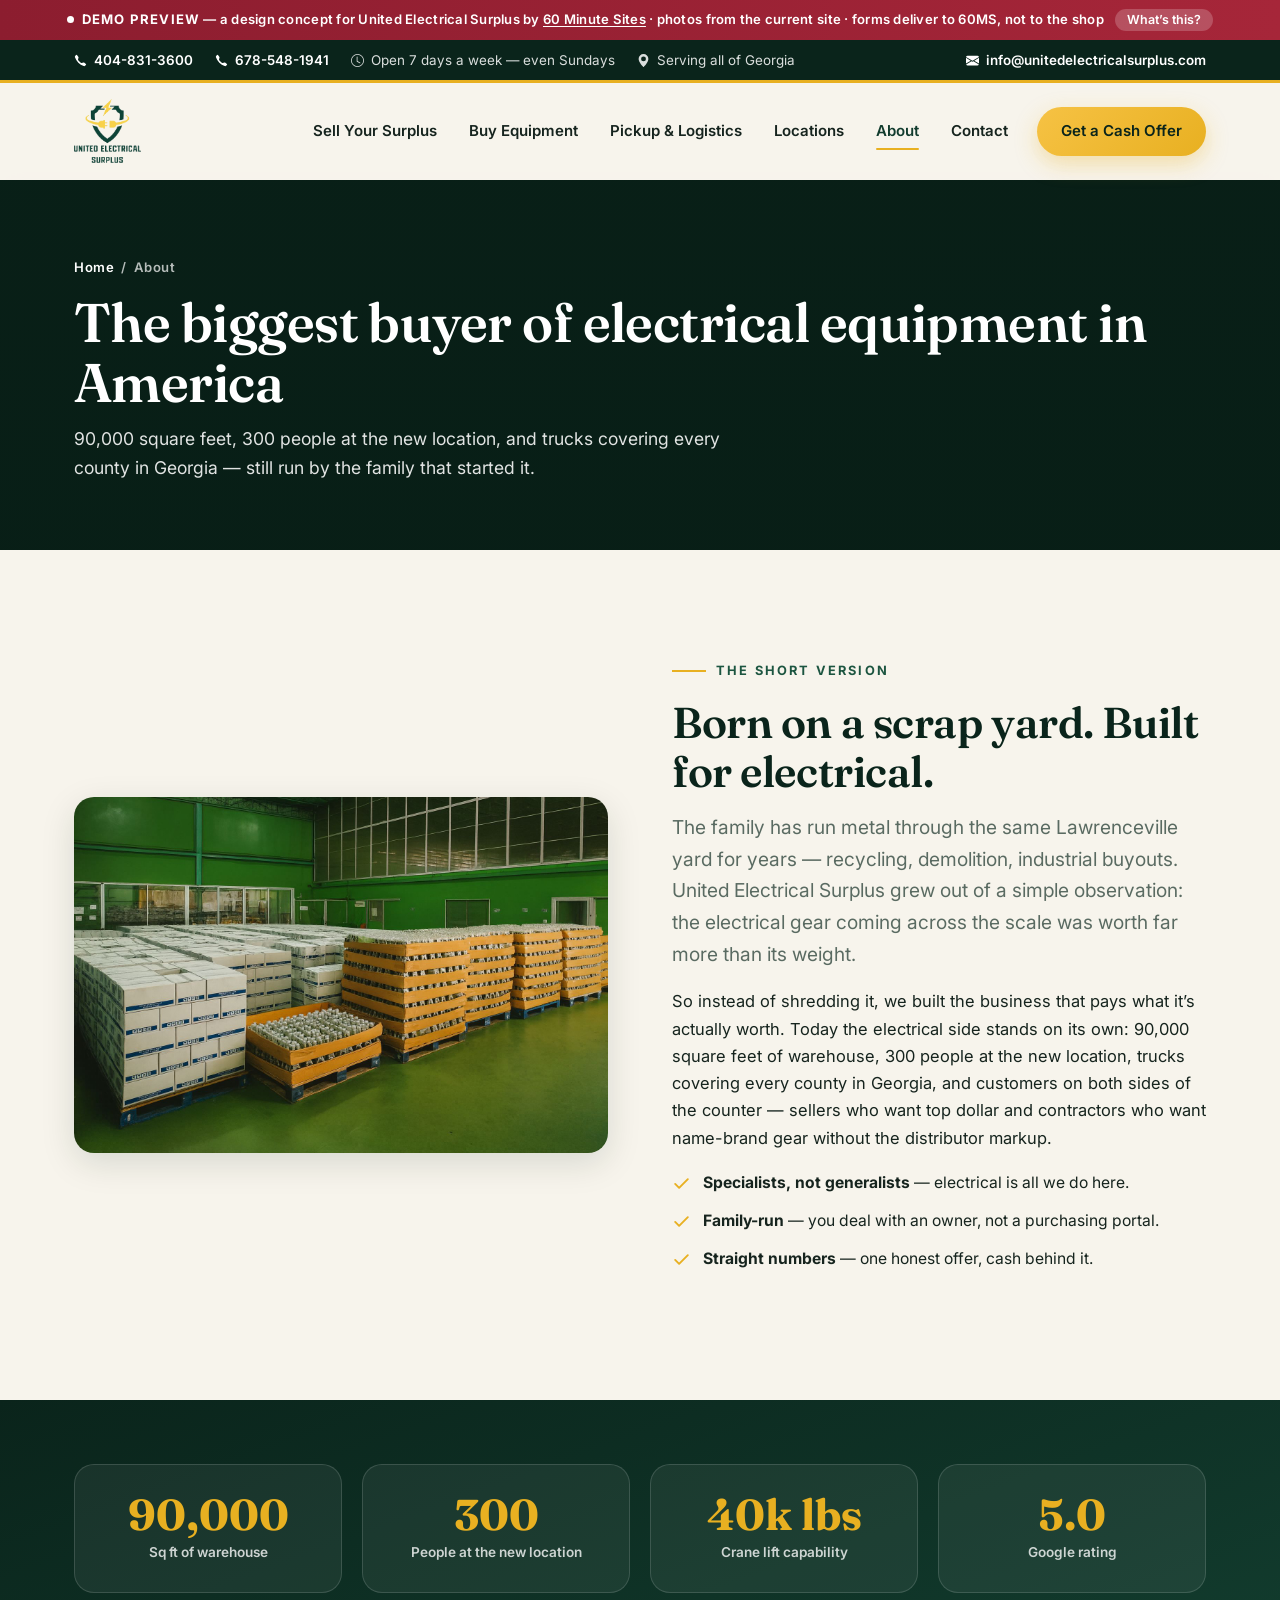
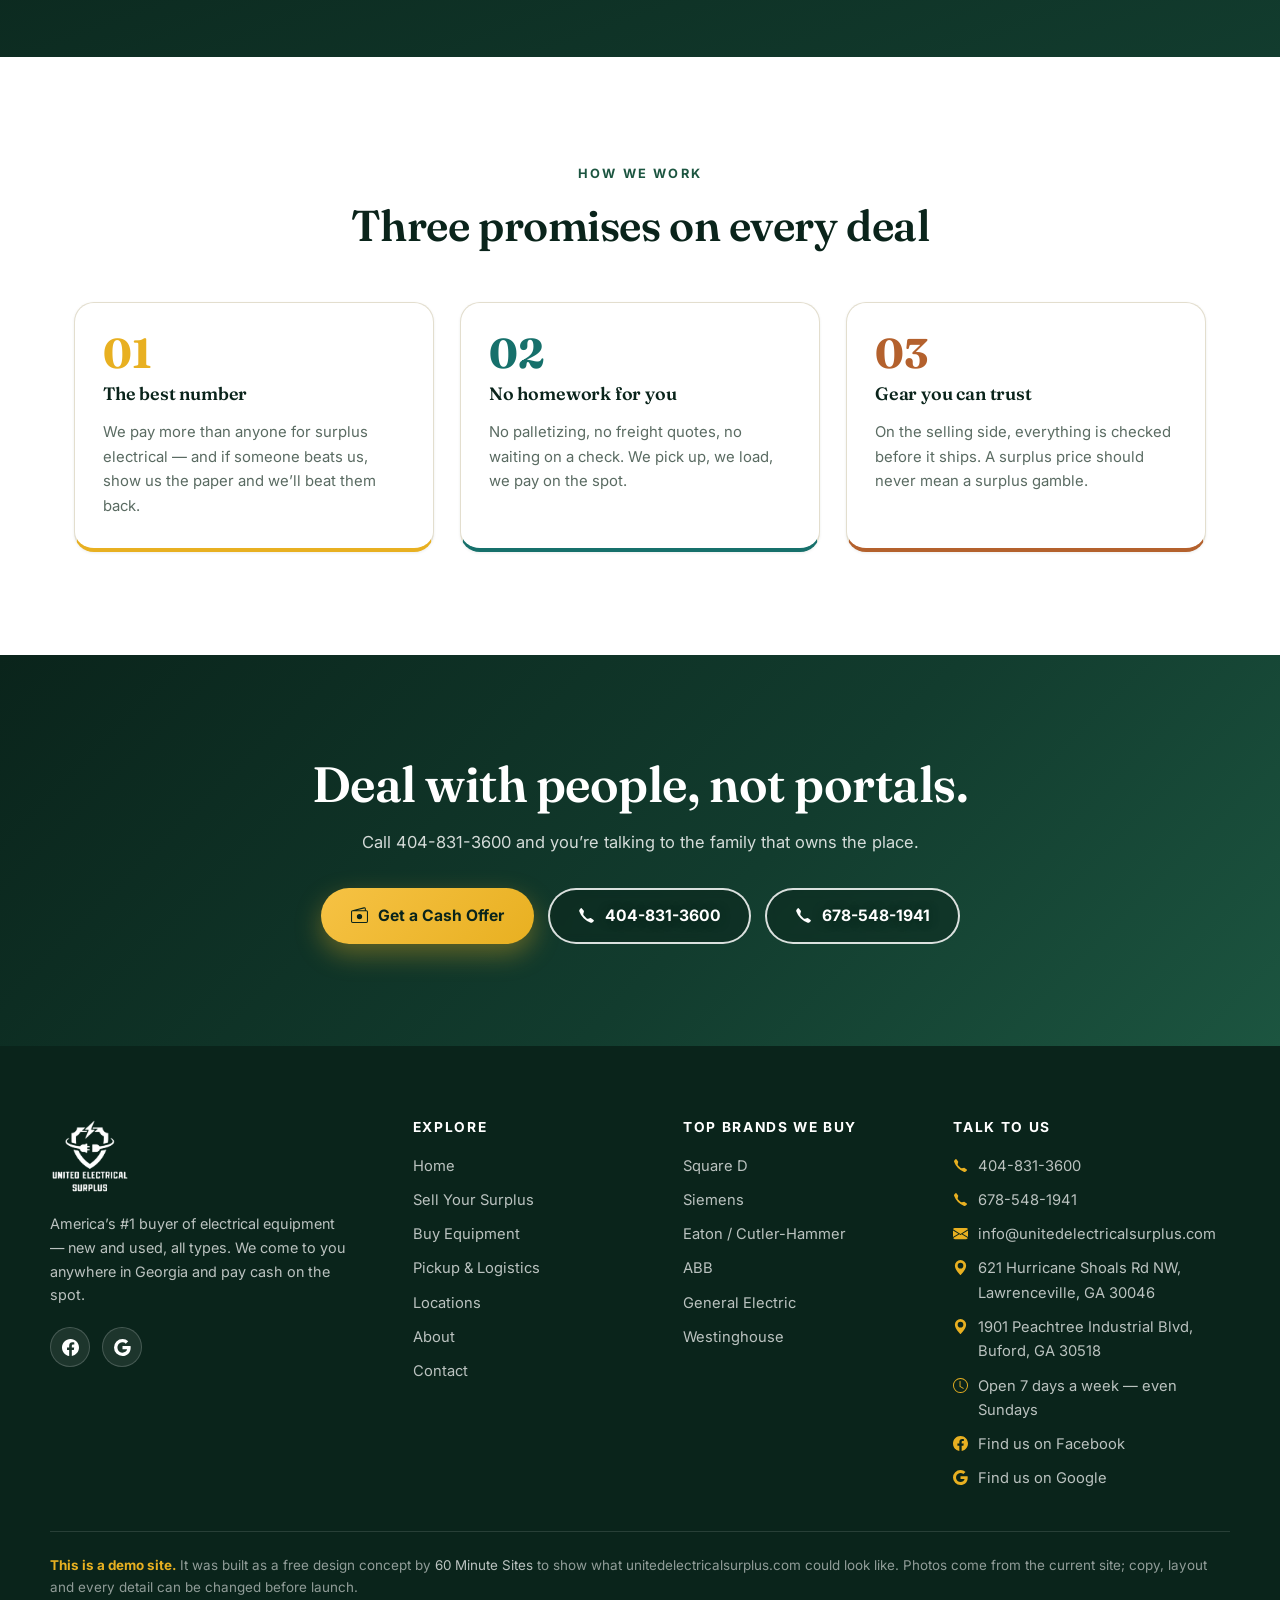
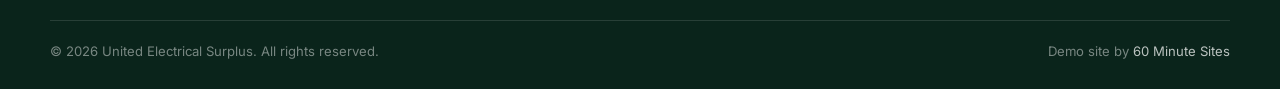
<file: about.html>
<!DOCTYPE html>
<html lang="en">
<head>
<meta charset="UTF-8">
<meta name="viewport" content="width=device-width, initial-scale=1.0">
<title>About Us | United Electrical Surplus</title>
<meta name="description" content="The electrical arm of a Lawrenceville family metals business: specialist buyers, a stocked warehouse and one honest cash offer at a time.">
<link rel="canonical" href="https://unitedelectricalsurplus.com/about.html">
<link rel="icon" type="image/png" href="assets/img/logo.png">
<meta property="og:title" content="About Us | United Electrical Surplus">
<meta property="og:description" content="The electrical arm of a Lawrenceville family metals business: specialist buyers, a stocked warehouse and one honest cash offer at a time.">
<meta property="og:type" content="website">
<meta property="og:image" content="https://unitedelectricalsurplus.com/assets/img/logo.jpg">
<link rel="preconnect" href="https://fonts.googleapis.com">
<link rel="preconnect" href="https://fonts.gstatic.com" crossorigin>
<link href="https://fonts.googleapis.com/css2?family=Fraunces:opsz,wght@9..144,500;9..144,600;9..144,700&family=Inter:wght@400;500;600;700;800&display=swap" rel="stylesheet">
<link rel="stylesheet" href="assets/css/main.css?v=4">
</head>
<body>

<!-- DEMO — delete this div, the .footer-demo block, section 5 of main.js and
     the .demo-bar/.demo-modal CSS when the site goes live. -->
<div class="demo-bar"><span class="demo-dot"></span><strong>DEMO PREVIEW</strong><span
  class="demo-tail"> &mdash; a design concept for United Electrical Surplus by
  <a href="https://60minutesites.com" target="_blank" rel="noopener">60&nbsp;Minute&nbsp;Sites</a>
  &middot; photos from the current site &middot; forms deliver to 60MS, not to the shop</span>
  <button type="button" data-demo-open>What&rsquo;s this?</button></div>

<div class="util-bar"><div class="wrap">
  <a href="tel:4048313600"><svg viewBox="0 0 16 16"><path d="M3.654 1.328a.678.678 0 0 0-1.015-.063L1.605 2.3c-.483.484-.661 1.169-.45 1.77a17.6 17.6 0 0 0 4.168 6.608 17.6 17.6 0 0 0 6.608 4.168c.601.211 1.286.033 1.77-.45l1.034-1.034a.678.678 0 0 0-.063-1.015l-2.307-1.794a.68.68 0 0 0-.58-.122l-2.19.547a1.75 1.75 0 0 1-1.657-.459L5.482 8.062a1.75 1.75 0 0 1-.46-1.657l.548-2.19a.68.68 0 0 0-.122-.58z"/></svg> 404-831-3600</a>
  <a href="tel:6785481941"><svg viewBox="0 0 16 16"><path d="M3.654 1.328a.678.678 0 0 0-1.015-.063L1.605 2.3c-.483.484-.661 1.169-.45 1.77a17.6 17.6 0 0 0 4.168 6.608 17.6 17.6 0 0 0 6.608 4.168c.601.211 1.286.033 1.77-.45l1.034-1.034a.678.678 0 0 0-.063-1.015l-2.307-1.794a.68.68 0 0 0-.58-.122l-2.19.547a1.75 1.75 0 0 1-1.657-.459L5.482 8.062a1.75 1.75 0 0 1-.46-1.657l.548-2.19a.68.68 0 0 0-.122-.58z"/></svg> 678-548-1941</a>
  <span class="util-hide"><svg viewBox="0 0 16 16"><path d="M8 3.5a.5.5 0 0 0-1 0V9a.5.5 0 0 0 .252.434l3.5 2a.5.5 0 0 0 .496-.868L8 8.71z"/><path d="M8 16A8 8 0 1 0 8 0a8 8 0 0 0 0 16m7-8A7 7 0 1 1 1 8a7 7 0 0 1 14 0"/></svg> Open 7 days a week — even Sundays</span>
  <span class="util-hide"><svg viewBox="0 0 16 16"><path d="M8 16s6-5.686 6-10A6 6 0 0 0 2 6c0 4.314 6 10 6 10m0-7a3 3 0 1 1 0-6 3 3 0 0 1 0 6"/></svg> Serving all of Georgia</span>
  <span class="util-spacer"></span>
  <a class="util-hide" href="mailto:info@unitedelectricalsurplus.com"><svg viewBox="0 0 16 16"><path d="M.05 3.555A2 2 0 0 1 2 2h12a2 2 0 0 1 1.95 1.555L8 8.414zM0 4.697v7.104l5.803-3.558zM6.761 8.83l-6.57 4.026A2 2 0 0 0 2 14h12a2 2 0 0 0 1.808-1.144l-6.57-4.027L8 9.586zm3.436-.586L16 11.801V4.697z"/></svg> info@unitedelectricalsurplus.com</a>
</div></div>

<header class="site-header"><div class="wrap nav-row">
  <a class="brand" href="index.html" aria-label="United Electrical Surplus &mdash; home">
    <img src="assets/img/logo.png" alt="United Electrical Surplus" width="791" height="754">
  </a>
  <button class="nav-burger" aria-label="Menu" aria-expanded="false"><svg viewBox="0 0 16 16"><path d="M2.5 12a.5.5 0 0 1 .5-.5h10a.5.5 0 0 1 0 1H3a.5.5 0 0 1-.5-.5m0-4a.5.5 0 0 1 .5-.5h10a.5.5 0 0 1 0 1H3a.5.5 0 0 1-.5-.5m0-4a.5.5 0 0 1 .5-.5h10a.5.5 0 0 1 0 1H3a.5.5 0 0 1-.5-.5"/></svg></button>
  <nav class="main-nav">
    <a href="sell.html">Sell Your Surplus</a>
    <a href="buy.html">Buy Equipment</a>
    <a href="pickup.html">Pickup & Logistics</a>
    <a href="locations.html">Locations</a>
    <a href="about.html" class="active">About</a>
    <a href="contact.html">Contact</a>
    <a class="btn-gold nav-cta" href="sell.html">Get a Cash Offer</a>
  </nav>
</div></header>

<div class="page-hero">
  <div class="wrap">
    <div class="crumbs"><a href="index.html">Home</a> &nbsp;/&nbsp; About</div>
    <h1>The biggest buyer of electrical equipment in America</h1>
    <p>90,000 square feet, 300 people at the new location, and trucks covering every county in Georgia — still run by the family that started it.</p>
  </div>
</div>

<section>
  <div class="wrap split">
    <div class="split-img" data-reveal><img src="assets/img/photos/warehouse-green.jpg" alt="United Electrical Surplus warehouse floor" loading="lazy"></div>
    <div data-reveal>
      <div class="kicker">The short version</div>
      <h2>Born on a scrap yard. Built for electrical.</h2>
      <p class="lead">The family has run metal through the same Lawrenceville yard for years &mdash;
      recycling, demolition, industrial buyouts. United Electrical Surplus grew out of a simple
      observation: the electrical gear coming across the scale was worth far more than its weight.</p>
      <p>So instead of shredding it, we built the business that pays what it&rsquo;s actually worth.
      Today the electrical side stands on its own: 90,000 square feet of warehouse, 300 people at
      the new location, trucks covering every county in Georgia, and customers on both sides of the
      counter &mdash; sellers who want top dollar and contractors who want name-brand gear without
      the distributor markup.</p>
      <ul class="checks">
        <li><svg viewBox="0 0 24 24"><path d="M4 12.5l5 5L20 6.5"/></svg><span><b>Specialists, not generalists</b> &mdash; electrical is all we do here.</span></li>
        <li><svg viewBox="0 0 24 24"><path d="M4 12.5l5 5L20 6.5"/></svg><span><b>Family-run</b> &mdash; you deal with an owner, not a purchasing portal.</span></li>
        <li><svg viewBox="0 0 24 24"><path d="M4 12.5l5 5L20 6.5"/></svg><span><b>Straight numbers</b> &mdash; one honest offer, cash behind it.</span></li>
      </ul>
    </div>
  </div>
</section>

<section class="tight band-dark">
  <div class="wrap">
    <div class="stat-row" data-reveal>
      <div class="stat"><b>90,000</b><span>Sq ft of warehouse</span></div>
      <div class="stat"><b>300</b><span>People at the new location</span></div>
      <div class="stat"><b>40k lbs</b><span>Crane lift capability</span></div>
      <div class="stat"><b>5.0</b><span>Google rating</span></div>
    </div>
  </div>
</section>

<section style="background:var(--white)">
  <div class="wrap">
    <div class="section-head center" data-reveal>
      <div class="kicker">How we work</div>
      <h2>Three promises on every deal</h2>
    </div>
    <div class="steps">
      <div class="step" data-reveal><h3>The best number</h3><p>We pay more than anyone for surplus electrical &mdash; and if someone beats
      us, show us the paper and we&rsquo;ll beat them back.</p></div>
      <div class="step" data-reveal><h3>No homework for you</h3><p>No palletizing, no freight quotes, no waiting on a check. We pick up,
      we load, we pay on the spot.</p></div>
      <div class="step" data-reveal><h3>Gear you can trust</h3><p>On the selling side, everything is checked before it ships. A surplus
      price should never mean a surplus gamble.</p></div>
    </div>
  </div>
</section>

<section class="cta-band">
  <div class="wrap" data-reveal>
    <h2>Deal with people, not portals.</h2>
    <p>Call 404-831-3600 and you&rsquo;re talking to the family that owns the place.</p>
    <div class="hero-ctas">
      <a class="btn btn-gold" href="sell.html"><svg viewBox="0 0 16 16"><path d="M12.136.326A1.5 1.5 0 0 1 14 1.78V3h.5A1.5 1.5 0 0 1 16 4.5v9a1.5 1.5 0 0 1-1.5 1.5h-13A1.5 1.5 0 0 1 0 13.5v-9a1.5 1.5 0 0 1 1.432-1.499zM5.562 3H13V1.78a.5.5 0 0 0-.621-.484zM1.5 4a.5.5 0 0 0-.5.5v9a.5.5 0 0 0 .5.5h13a.5.5 0 0 0 .5-.5v-9a.5.5 0 0 0-.5-.5z"/><path d="M8 11.5a2.5 2.5 0 1 0 0-5 2.5 2.5 0 0 0 0 5"/></svg> Get a Cash Offer</a>
      <a class="btn btn-ghost" href="tel:4048313600"><svg viewBox="0 0 16 16"><path d="M3.654 1.328a.678.678 0 0 0-1.015-.063L1.605 2.3c-.483.484-.661 1.169-.45 1.77a17.6 17.6 0 0 0 4.168 6.608 17.6 17.6 0 0 0 6.608 4.168c.601.211 1.286.033 1.77-.45l1.034-1.034a.678.678 0 0 0-.063-1.015l-2.307-1.794a.68.68 0 0 0-.58-.122l-2.19.547a1.75 1.75 0 0 1-1.657-.459L5.482 8.062a1.75 1.75 0 0 1-.46-1.657l.548-2.19a.68.68 0 0 0-.122-.58z"/></svg> 404-831-3600</a>
      <a class="btn btn-ghost" href="tel:6785481941"><svg viewBox="0 0 16 16"><path d="M3.654 1.328a.678.678 0 0 0-1.015-.063L1.605 2.3c-.483.484-.661 1.169-.45 1.77a17.6 17.6 0 0 0 4.168 6.608 17.6 17.6 0 0 0 6.608 4.168c.601.211 1.286.033 1.77-.45l1.034-1.034a.678.678 0 0 0-.063-1.015l-2.307-1.794a.68.68 0 0 0-.58-.122l-2.19.547a1.75 1.75 0 0 1-1.657-.459L5.482 8.062a1.75 1.75 0 0 1-.46-1.657l.548-2.19a.68.68 0 0 0-.122-.58z"/></svg> 678-548-1941</a>
    </div>
  </div>
</section>

<footer class="site-footer">
  <div class="wrap footer-main">
    <div class="footer-brand">
      <img src="assets/img/logo-white.png" alt="United Electrical Surplus" width="454" height="405">
      <p>America&rsquo;s #1 buyer of electrical equipment &mdash; new and used, all types. We come to you anywhere in
      Georgia and pay cash on the spot.</p>
      <div class="footer-social">
        <a href="https://www.facebook.com/groups/417309805544906/posts/1745200596089147/" target="_blank" rel="noopener" aria-label="Facebook"><svg viewBox="0 0 16 16"><path d="M16 8.049c0-4.446-3.582-8.05-8-8.05C3.58 0-.002 3.603-.002 8.05c0 4.017 2.926 7.347 6.75 7.951v-5.625h-2.03V8.05H6.75V6.275c0-2.017 1.195-3.131 3.022-3.131.876 0 1.791.157 1.791.157v1.98h-1.009c-.993 0-1.303.621-1.303 1.258v1.51h2.218l-.354 2.326H9.25V16c3.824-.604 6.75-3.934 6.75-7.951"/></svg></a>
        <a href="https://maps.google.com/?cid=3954105873428335092" target="_blank" rel="noopener" aria-label="Google Business Profile"><svg viewBox="0 0 16 16"><path d="M15.545 6.558a9.4 9.4 0 0 1 .139 1.626c0 2.434-.87 4.492-2.384 5.885h.002C11.978 15.292 10.158 16 8 16A8 8 0 1 1 8 0a7.7 7.7 0 0 1 5.352 2.082l-2.284 2.284A4.35 4.35 0 0 0 8 3.166c-2.087 0-3.86 1.408-4.492 3.304a4.8 4.8 0 0 0 0 3.063h.003c.635 1.893 2.405 3.301 4.492 3.301 1.078 0 2.004-.276 2.722-.764h-.003a3.7 3.7 0 0 0 1.599-2.431H8v-3.08z"/></svg></a>
      </div>
    </div>
    <div class="footer-nav">
      <h4>Explore</h4>
      <ul>
      <li><a href="index.html">Home</a></li>
      <li><a href="sell.html">Sell Your Surplus</a></li>
      <li><a href="buy.html">Buy Equipment</a></li>
      <li><a href="pickup.html">Pickup & Logistics</a></li>
      <li><a href="locations.html">Locations</a></li>
      <li><a href="about.html">About</a></li>
      <li><a href="contact.html">Contact</a></li>
      </ul>
    </div>
    <div class="footer-nav">
      <h4>Top brands we buy</h4>
      <ul>
        <li>Square&nbsp;D</li>
        <li>Siemens</li>
        <li>Eaton / Cutler-Hammer</li>
        <li>ABB</li>
        <li>General Electric</li>
        <li>Westinghouse</li>
      </ul>
    </div>
    <div class="footer-contact">
      <h4>Talk to us</h4>
      <ul>
        <li><svg viewBox="0 0 16 16"><path d="M3.654 1.328a.678.678 0 0 0-1.015-.063L1.605 2.3c-.483.484-.661 1.169-.45 1.77a17.6 17.6 0 0 0 4.168 6.608 17.6 17.6 0 0 0 6.608 4.168c.601.211 1.286.033 1.77-.45l1.034-1.034a.678.678 0 0 0-.063-1.015l-2.307-1.794a.68.68 0 0 0-.58-.122l-2.19.547a1.75 1.75 0 0 1-1.657-.459L5.482 8.062a1.75 1.75 0 0 1-.46-1.657l.548-2.19a.68.68 0 0 0-.122-.58z"/></svg> <a href="tel:4048313600">404-831-3600</a></li>
        <li><svg viewBox="0 0 16 16"><path d="M3.654 1.328a.678.678 0 0 0-1.015-.063L1.605 2.3c-.483.484-.661 1.169-.45 1.77a17.6 17.6 0 0 0 4.168 6.608 17.6 17.6 0 0 0 6.608 4.168c.601.211 1.286.033 1.77-.45l1.034-1.034a.678.678 0 0 0-.063-1.015l-2.307-1.794a.68.68 0 0 0-.58-.122l-2.19.547a1.75 1.75 0 0 1-1.657-.459L5.482 8.062a1.75 1.75 0 0 1-.46-1.657l.548-2.19a.68.68 0 0 0-.122-.58z"/></svg> <a href="tel:6785481941">678-548-1941</a></li>
        <li><svg viewBox="0 0 16 16"><path d="M.05 3.555A2 2 0 0 1 2 2h12a2 2 0 0 1 1.95 1.555L8 8.414zM0 4.697v7.104l5.803-3.558zM6.761 8.83l-6.57 4.026A2 2 0 0 0 2 14h12a2 2 0 0 0 1.808-1.144l-6.57-4.027L8 9.586zm3.436-.586L16 11.801V4.697z"/></svg> <a href="mailto:info@unitedelectricalsurplus.com">info@unitedelectricalsurplus.com</a></li>
        <li><svg viewBox="0 0 16 16"><path d="M8 16s6-5.686 6-10A6 6 0 0 0 2 6c0 4.314 6 10 6 10m0-7a3 3 0 1 1 0-6 3 3 0 0 1 0 6"/></svg> <span>621 Hurricane Shoals Rd NW, Lawrenceville, GA 30046</span></li>
        <li><svg viewBox="0 0 16 16"><path d="M8 16s6-5.686 6-10A6 6 0 0 0 2 6c0 4.314 6 10 6 10m0-7a3 3 0 1 1 0-6 3 3 0 0 1 0 6"/></svg> <span>1901 Peachtree Industrial Blvd, Buford, GA 30518</span></li>
        <li><svg viewBox="0 0 16 16"><path d="M8 3.5a.5.5 0 0 0-1 0V9a.5.5 0 0 0 .252.434l3.5 2a.5.5 0 0 0 .496-.868L8 8.71z"/><path d="M8 16A8 8 0 1 0 8 0a8 8 0 0 0 0 16m7-8A7 7 0 1 1 1 8a7 7 0 0 1 14 0"/></svg> <span>Open 7 days a week — even Sundays</span></li>
        <li><svg viewBox="0 0 16 16"><path d="M16 8.049c0-4.446-3.582-8.05-8-8.05C3.58 0-.002 3.603-.002 8.05c0 4.017 2.926 7.347 6.75 7.951v-5.625h-2.03V8.05H6.75V6.275c0-2.017 1.195-3.131 3.022-3.131.876 0 1.791.157 1.791.157v1.98h-1.009c-.993 0-1.303.621-1.303 1.258v1.51h2.218l-.354 2.326H9.25V16c3.824-.604 6.75-3.934 6.75-7.951"/></svg> <a href="https://www.facebook.com/groups/417309805544906/posts/1745200596089147/" target="_blank" rel="noopener">Find us on Facebook</a></li>
        <li><svg viewBox="0 0 16 16"><path d="M15.545 6.558a9.4 9.4 0 0 1 .139 1.626c0 2.434-.87 4.492-2.384 5.885h.002C11.978 15.292 10.158 16 8 16A8 8 0 1 1 8 0a7.7 7.7 0 0 1 5.352 2.082l-2.284 2.284A4.35 4.35 0 0 0 8 3.166c-2.087 0-3.86 1.408-4.492 3.304a4.8 4.8 0 0 0 0 3.063h.003c.635 1.893 2.405 3.301 4.492 3.301 1.078 0 2.004-.276 2.722-.764h-.003a3.7 3.7 0 0 0 1.599-2.431H8v-3.08z"/></svg> <a href="https://maps.google.com/?cid=3954105873428335092" target="_blank" rel="noopener">Find us on Google</a></li>
      </ul>
    </div>
  </div>

  <!-- DEMO — delete this block when the site goes live. -->
  <div class="wrap footer-demo"><b>This is a demo site.</b> It was built as a free design
  concept by <a href="https://60minutesites.com" target="_blank" rel="noopener">60 Minute Sites</a>
  to show what unitedelectricalsurplus.com could look like. Photos come from the current site;
  copy, layout and every detail can be changed before launch.</div>

  <div class="wrap footer-base">
    <span>&copy; 2026 United Electrical Surplus. All rights reserved.</span>
    <span>Demo site by <a href="https://60minutesites.com" target="_blank" rel="noopener">60 Minute Sites</a></span>
  </div>
</footer>

<script src="assets/js/main.js?v=4"></script>
</body>
</html>
</file>
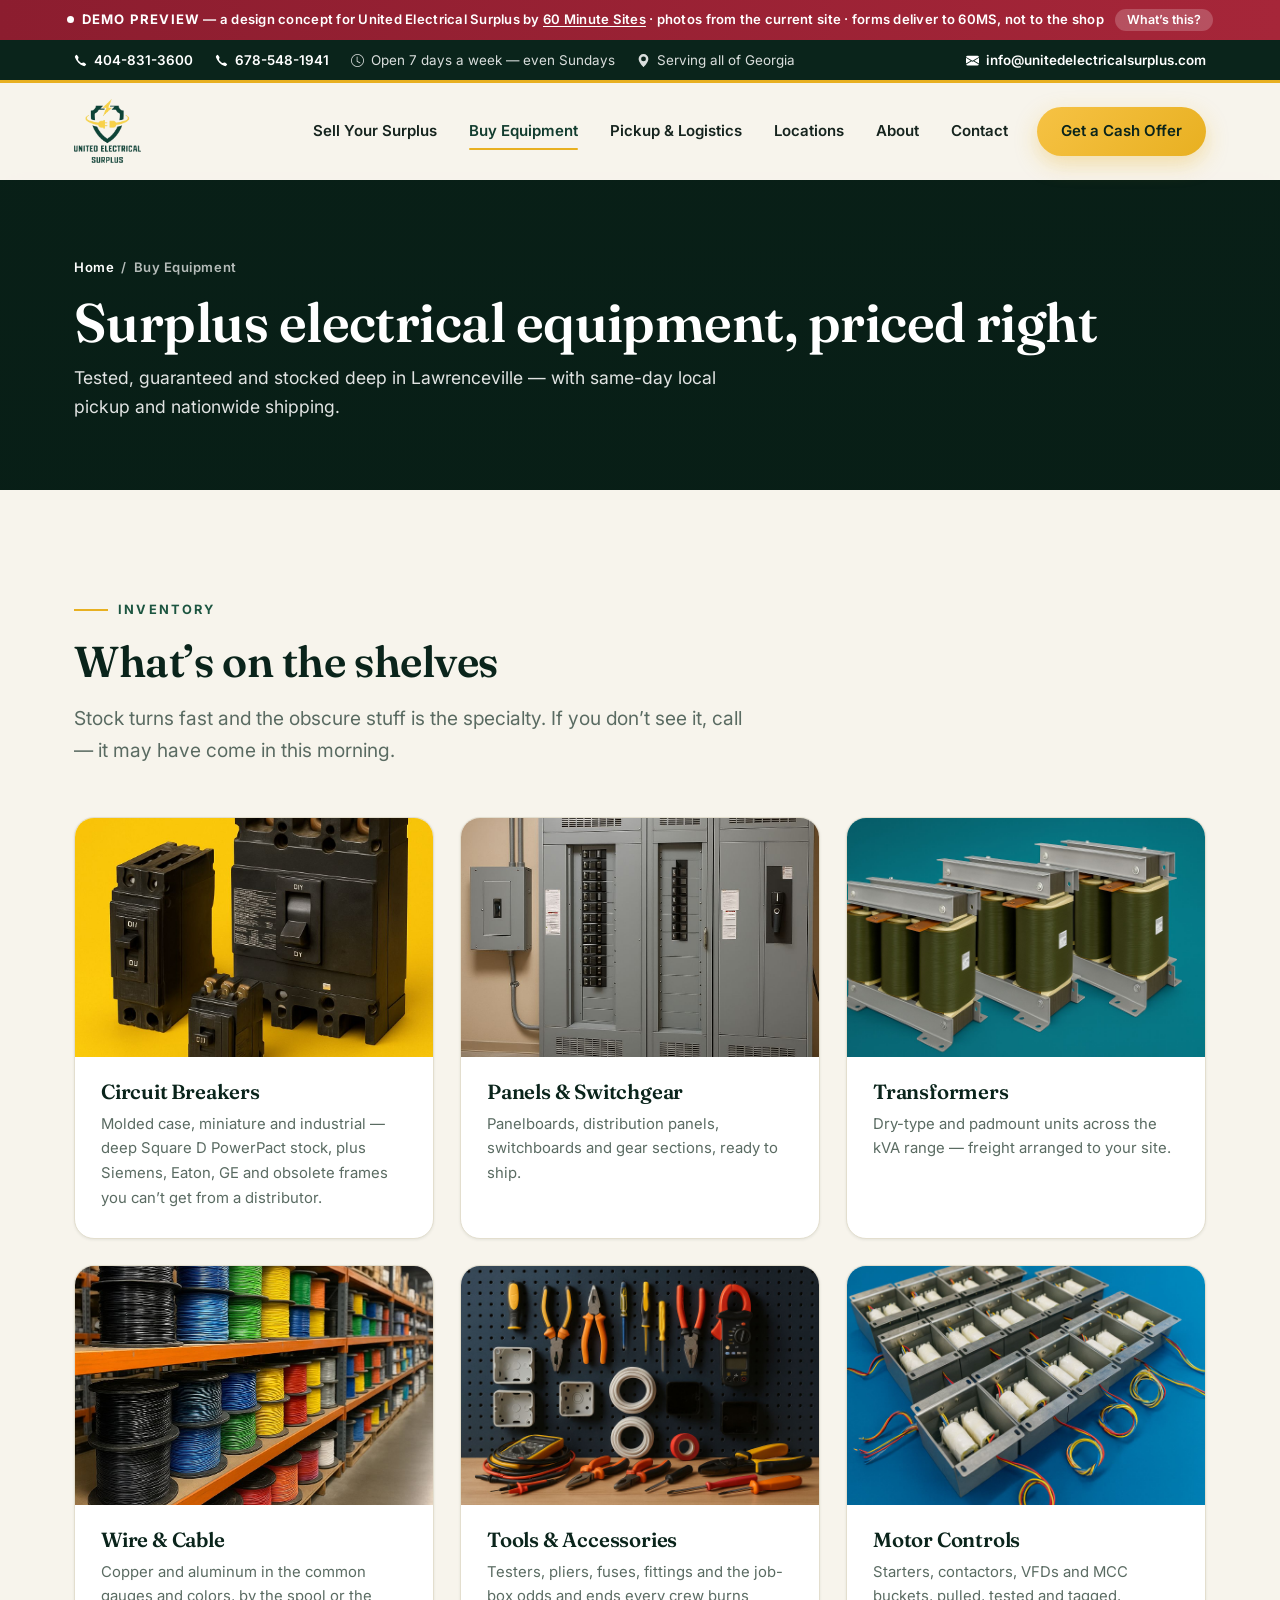
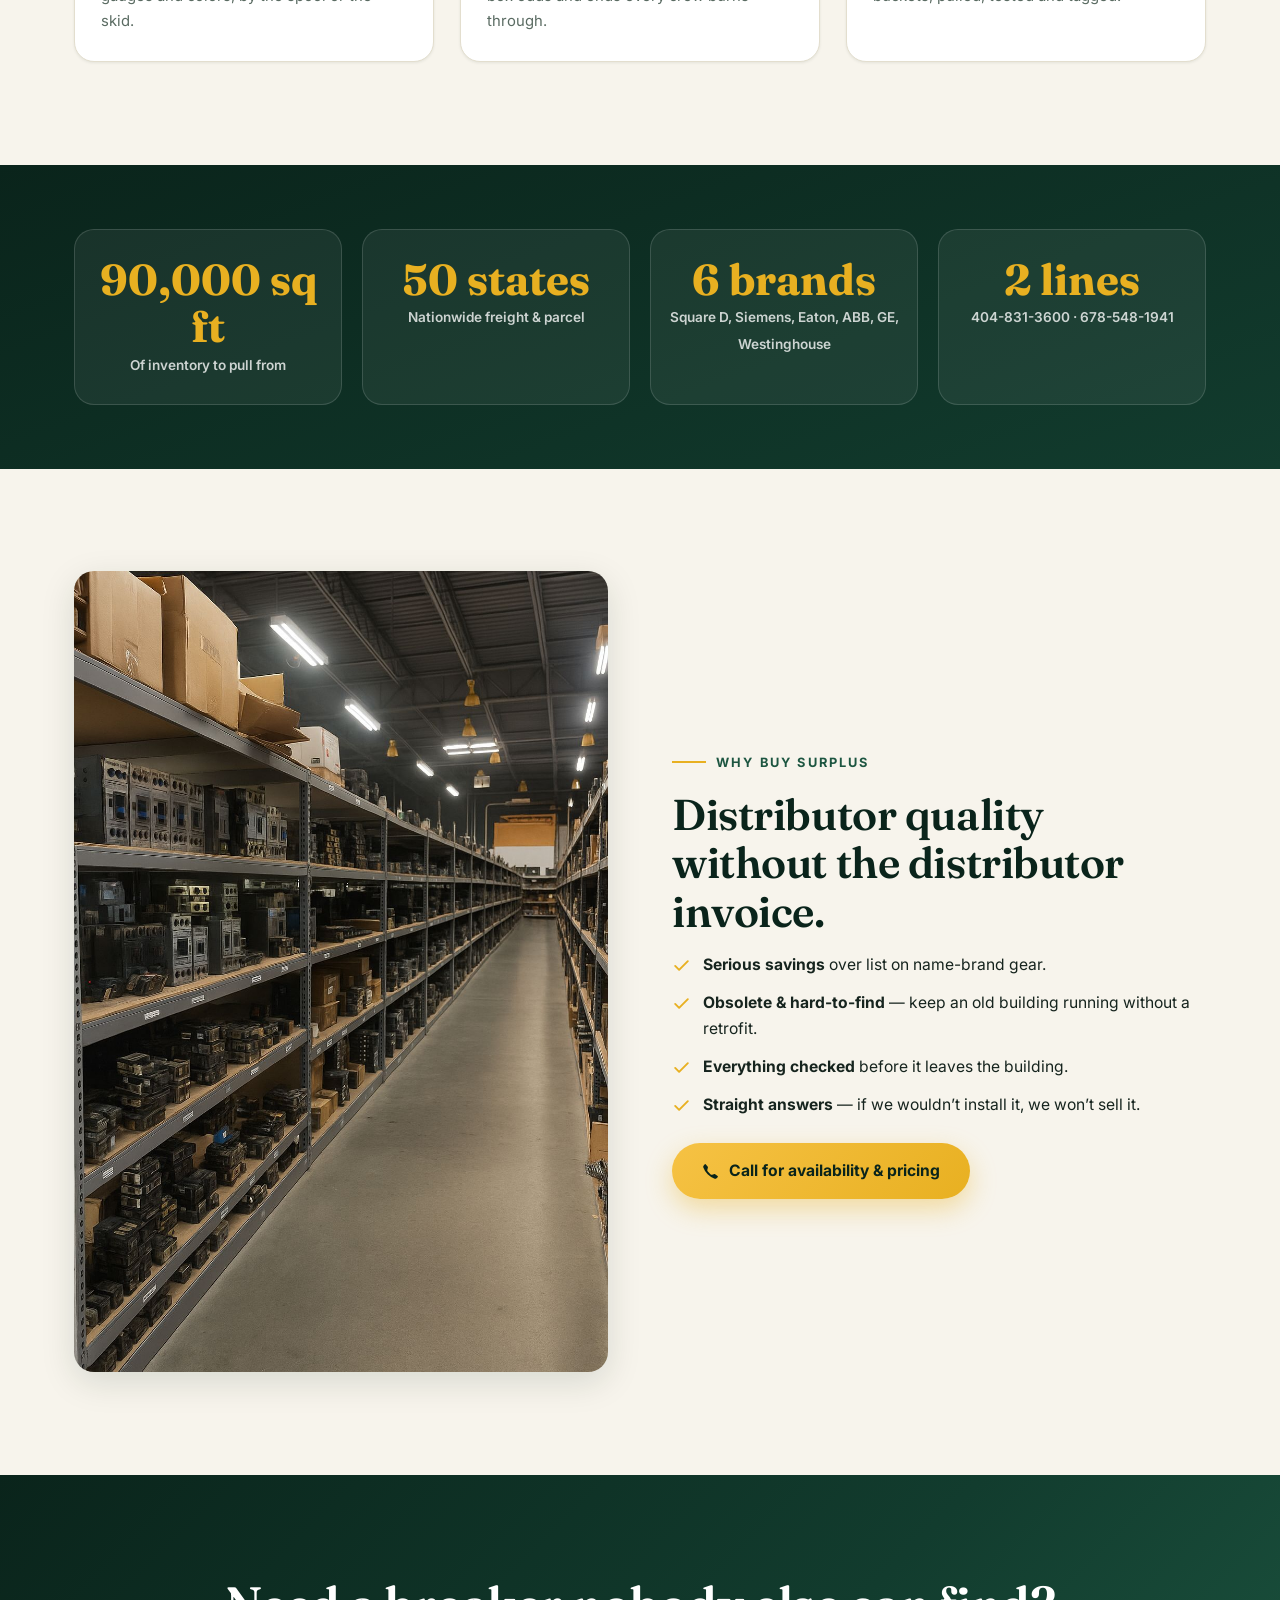
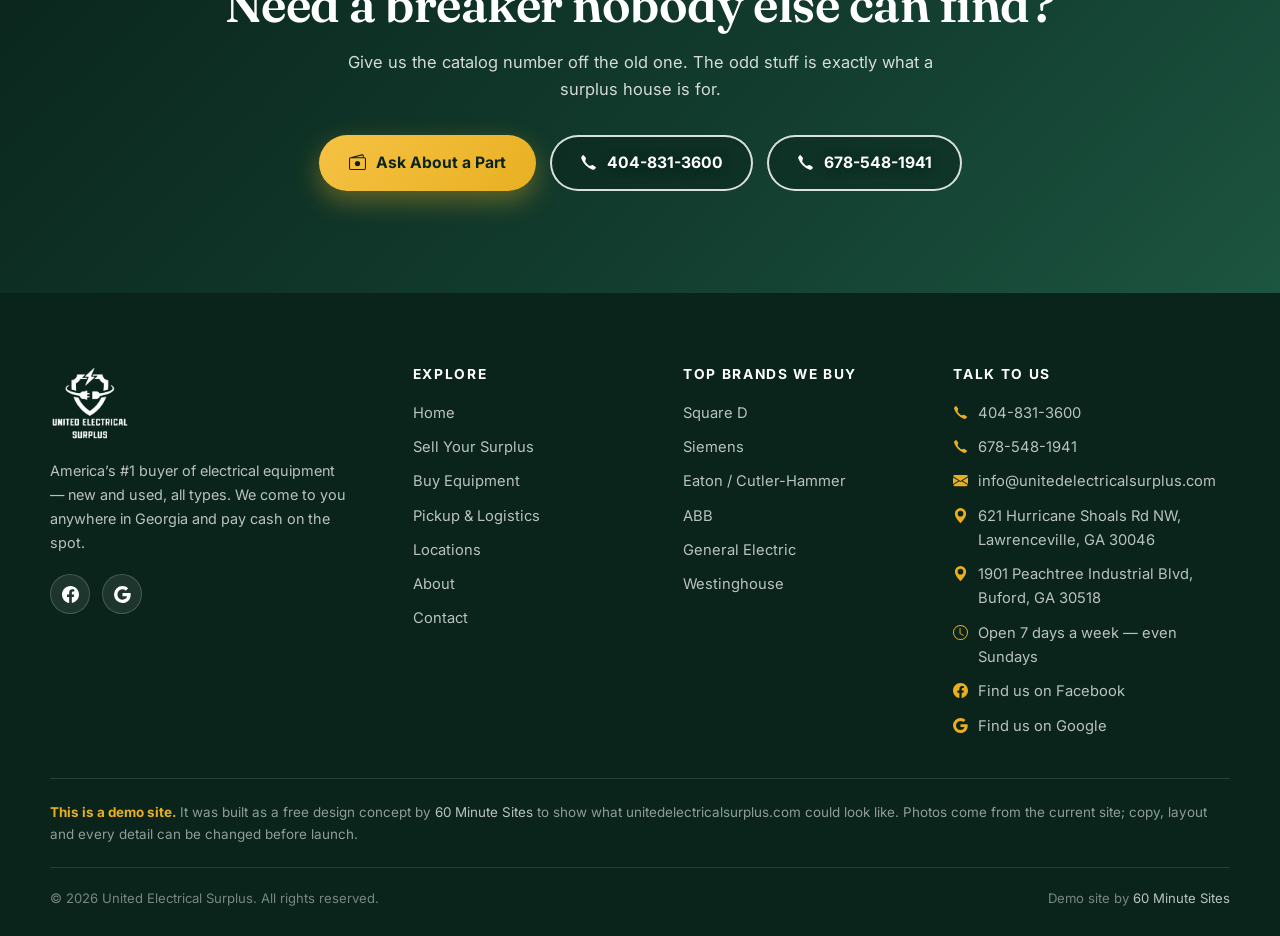
<file: buy.html>
<!DOCTYPE html>
<html lang="en">
<head>
<meta charset="UTF-8">
<meta name="viewport" content="width=device-width, initial-scale=1.0">
<title>Buy Surplus Electrical Equipment | United Electrical Surplus</title>
<meta name="description" content="Name-brand surplus electrical equipment — Square D breakers, panels, switchgear, transformers, wire — tested, guaranteed and shipped nationwide from Lawrenceville, GA.">
<link rel="canonical" href="https://unitedelectricalsurplus.com/buy.html">
<link rel="icon" type="image/png" href="assets/img/logo.png">
<meta property="og:title" content="Buy Surplus Electrical Equipment | United Electrical Surplus">
<meta property="og:description" content="Name-brand surplus electrical equipment — Square D breakers, panels, switchgear, transformers, wire — tested, guaranteed and shipped nationwide from Lawrenceville, GA.">
<meta property="og:type" content="website">
<meta property="og:image" content="https://unitedelectricalsurplus.com/assets/img/logo.jpg">
<link rel="preconnect" href="https://fonts.googleapis.com">
<link rel="preconnect" href="https://fonts.gstatic.com" crossorigin>
<link href="https://fonts.googleapis.com/css2?family=Fraunces:opsz,wght@9..144,500;9..144,600;9..144,700&family=Inter:wght@400;500;600;700;800&display=swap" rel="stylesheet">
<link rel="stylesheet" href="assets/css/main.css?v=4">
</head>
<body>

<!-- DEMO — delete this div, the .footer-demo block, section 5 of main.js and
     the .demo-bar/.demo-modal CSS when the site goes live. -->
<div class="demo-bar"><span class="demo-dot"></span><strong>DEMO PREVIEW</strong><span
  class="demo-tail"> &mdash; a design concept for United Electrical Surplus by
  <a href="https://60minutesites.com" target="_blank" rel="noopener">60&nbsp;Minute&nbsp;Sites</a>
  &middot; photos from the current site &middot; forms deliver to 60MS, not to the shop</span>
  <button type="button" data-demo-open>What&rsquo;s this?</button></div>

<div class="util-bar"><div class="wrap">
  <a href="tel:4048313600"><svg viewBox="0 0 16 16"><path d="M3.654 1.328a.678.678 0 0 0-1.015-.063L1.605 2.3c-.483.484-.661 1.169-.45 1.77a17.6 17.6 0 0 0 4.168 6.608 17.6 17.6 0 0 0 6.608 4.168c.601.211 1.286.033 1.77-.45l1.034-1.034a.678.678 0 0 0-.063-1.015l-2.307-1.794a.68.68 0 0 0-.58-.122l-2.19.547a1.75 1.75 0 0 1-1.657-.459L5.482 8.062a1.75 1.75 0 0 1-.46-1.657l.548-2.19a.68.68 0 0 0-.122-.58z"/></svg> 404-831-3600</a>
  <a href="tel:6785481941"><svg viewBox="0 0 16 16"><path d="M3.654 1.328a.678.678 0 0 0-1.015-.063L1.605 2.3c-.483.484-.661 1.169-.45 1.77a17.6 17.6 0 0 0 4.168 6.608 17.6 17.6 0 0 0 6.608 4.168c.601.211 1.286.033 1.77-.45l1.034-1.034a.678.678 0 0 0-.063-1.015l-2.307-1.794a.68.68 0 0 0-.58-.122l-2.19.547a1.75 1.75 0 0 1-1.657-.459L5.482 8.062a1.75 1.75 0 0 1-.46-1.657l.548-2.19a.68.68 0 0 0-.122-.58z"/></svg> 678-548-1941</a>
  <span class="util-hide"><svg viewBox="0 0 16 16"><path d="M8 3.5a.5.5 0 0 0-1 0V9a.5.5 0 0 0 .252.434l3.5 2a.5.5 0 0 0 .496-.868L8 8.71z"/><path d="M8 16A8 8 0 1 0 8 0a8 8 0 0 0 0 16m7-8A7 7 0 1 1 1 8a7 7 0 0 1 14 0"/></svg> Open 7 days a week — even Sundays</span>
  <span class="util-hide"><svg viewBox="0 0 16 16"><path d="M8 16s6-5.686 6-10A6 6 0 0 0 2 6c0 4.314 6 10 6 10m0-7a3 3 0 1 1 0-6 3 3 0 0 1 0 6"/></svg> Serving all of Georgia</span>
  <span class="util-spacer"></span>
  <a class="util-hide" href="mailto:info@unitedelectricalsurplus.com"><svg viewBox="0 0 16 16"><path d="M.05 3.555A2 2 0 0 1 2 2h12a2 2 0 0 1 1.95 1.555L8 8.414zM0 4.697v7.104l5.803-3.558zM6.761 8.83l-6.57 4.026A2 2 0 0 0 2 14h12a2 2 0 0 0 1.808-1.144l-6.57-4.027L8 9.586zm3.436-.586L16 11.801V4.697z"/></svg> info@unitedelectricalsurplus.com</a>
</div></div>

<header class="site-header"><div class="wrap nav-row">
  <a class="brand" href="index.html" aria-label="United Electrical Surplus &mdash; home">
    <img src="assets/img/logo.png" alt="United Electrical Surplus" width="791" height="754">
  </a>
  <button class="nav-burger" aria-label="Menu" aria-expanded="false"><svg viewBox="0 0 16 16"><path d="M2.5 12a.5.5 0 0 1 .5-.5h10a.5.5 0 0 1 0 1H3a.5.5 0 0 1-.5-.5m0-4a.5.5 0 0 1 .5-.5h10a.5.5 0 0 1 0 1H3a.5.5 0 0 1-.5-.5m0-4a.5.5 0 0 1 .5-.5h10a.5.5 0 0 1 0 1H3a.5.5 0 0 1-.5-.5"/></svg></button>
  <nav class="main-nav">
    <a href="sell.html">Sell Your Surplus</a>
    <a href="buy.html" class="active">Buy Equipment</a>
    <a href="pickup.html">Pickup & Logistics</a>
    <a href="locations.html">Locations</a>
    <a href="about.html">About</a>
    <a href="contact.html">Contact</a>
    <a class="btn-gold nav-cta" href="sell.html">Get a Cash Offer</a>
  </nav>
</div></header>

<div class="page-hero">
  <div class="wrap">
    <div class="crumbs"><a href="index.html">Home</a> &nbsp;/&nbsp; Buy Equipment</div>
    <h1>Surplus electrical equipment, priced right</h1>
    <p>Tested, guaranteed and stocked deep in Lawrenceville — with same-day local pickup and nationwide shipping.</p>
  </div>
</div>

<section>
  <div class="wrap">
    <div class="section-head" data-reveal>
      <div class="kicker">Inventory</div>
      <h2>What&rsquo;s on the shelves</h2>
      <p class="lead">Stock turns fast and the obscure stuff is the specialty. If you don&rsquo;t see it,
      call &mdash; it may have come in this morning.</p>
    </div>
    <div class="card-grid">
      <div data-reveal class="card"><div class="card-img"><img src="assets/img/photos/breakers-yellow.jpg" alt="Square D circuit breakers" loading="lazy"></div><div class="card-body"><h3>Circuit Breakers</h3><p>Molded case, miniature and industrial &mdash; deep Square&nbsp;D PowerPact stock, plus Siemens, Eaton, GE and obsolete frames you can&rsquo;t get from a distributor.</p></div></div>
      <div data-reveal class="card"><div class="card-img"><img src="assets/img/photos/panels-lineup.jpg" alt="Panelboards and switchboards" loading="lazy"></div><div class="card-body"><h3>Panels &amp; Switchgear</h3><p>Panelboards, distribution panels, switchboards and gear sections, ready to ship.</p></div></div>
      <div data-reveal class="card"><div class="card-img"><img src="assets/img/photos/transformers-teal.jpg" alt="Dry-type transformers" loading="lazy"></div><div class="card-body"><h3>Transformers</h3><p>Dry-type and padmount units across the kVA range &mdash; freight arranged to your site.</p></div></div>
      <div data-reveal class="card"><div class="card-img"><img src="assets/img/photos/wire-spools.jpg" alt="Wire and cable spools" loading="lazy"></div><div class="card-body"><h3>Wire &amp; Cable</h3><p>Copper and aluminum in the common gauges and colors, by the spool or the skid.</p></div></div>
      <div data-reveal class="card"><div class="card-img"><img src="assets/img/photos/tools.jpg" alt="Electrical tools and accessories" loading="lazy"></div><div class="card-body"><h3>Tools &amp; Accessories</h3><p>Testers, pliers, fuses, fittings and the job-box odds and ends every crew burns through.</p></div></div>
      <div data-reveal class="card"><div class="card-img"><img src="assets/img/photos/component-trays.jpg" alt="Motor controls and starters" loading="lazy"></div><div class="card-body"><h3>Motor Controls</h3><p>Starters, contactors, VFDs and MCC buckets, pulled, tested and tagged.</p></div></div>
    </div>
  </div>
</section>

<section class="tight band-dark">
  <div class="wrap">
    <div class="stat-row" data-reveal>
      <div class="stat"><b>90,000 sq ft</b><span>Of inventory to pull from</span></div>
      <div class="stat"><b>50 states</b><span>Nationwide freight &amp; parcel</span></div>
      <div class="stat"><b>6 brands</b><span>Square&nbsp;D, Siemens, Eaton, ABB, GE, Westinghouse</span></div>
      <div class="stat"><b>2 lines</b><span>404-831-3600 &middot; 678-548-1941</span></div>
    </div>
  </div>
</section>

<section>
  <div class="wrap split">
    <div class="split-img" data-reveal><img src="assets/img/photos/aisle-dark.jpg" alt="Warehouse aisle stocked with electrical surplus" loading="lazy"></div>
    <div data-reveal>
      <div class="kicker">Why buy surplus</div>
      <h2>Distributor quality without the distributor invoice.</h2>
      <ul class="checks">
        <li><svg viewBox="0 0 24 24"><path d="M4 12.5l5 5L20 6.5"/></svg><span><b>Serious savings</b> over list on name-brand gear.</span></li>
        <li><svg viewBox="0 0 24 24"><path d="M4 12.5l5 5L20 6.5"/></svg><span><b>Obsolete &amp; hard-to-find</b> &mdash; keep an old building running without a retrofit.</span></li>
        <li><svg viewBox="0 0 24 24"><path d="M4 12.5l5 5L20 6.5"/></svg><span><b>Everything checked</b> before it leaves the building.</span></li>
        <li><svg viewBox="0 0 24 24"><path d="M4 12.5l5 5L20 6.5"/></svg><span><b>Straight answers</b> &mdash; if we wouldn&rsquo;t install it, we won&rsquo;t sell it.</span></li>
      </ul>
      <a class="btn btn-gold" href="tel:4048313600"><svg viewBox="0 0 16 16"><path d="M3.654 1.328a.678.678 0 0 0-1.015-.063L1.605 2.3c-.483.484-.661 1.169-.45 1.77a17.6 17.6 0 0 0 4.168 6.608 17.6 17.6 0 0 0 6.608 4.168c.601.211 1.286.033 1.77-.45l1.034-1.034a.678.678 0 0 0-.063-1.015l-2.307-1.794a.68.68 0 0 0-.58-.122l-2.19.547a1.75 1.75 0 0 1-1.657-.459L5.482 8.062a1.75 1.75 0 0 1-.46-1.657l.548-2.19a.68.68 0 0 0-.122-.58z"/></svg> Call for availability &amp; pricing</a>
    </div>
  </div>
</section>

<section class="cta-band">
  <div class="wrap" data-reveal>
    <h2>Need a breaker nobody else can find?</h2>
    <p>Give us the catalog number off the old one. The odd stuff is exactly what a surplus house is for.</p>
    <div class="hero-ctas">
      <a class="btn btn-gold" href="contact.html"><svg viewBox="0 0 16 16"><path d="M12.136.326A1.5 1.5 0 0 1 14 1.78V3h.5A1.5 1.5 0 0 1 16 4.5v9a1.5 1.5 0 0 1-1.5 1.5h-13A1.5 1.5 0 0 1 0 13.5v-9a1.5 1.5 0 0 1 1.432-1.499zM5.562 3H13V1.78a.5.5 0 0 0-.621-.484zM1.5 4a.5.5 0 0 0-.5.5v9a.5.5 0 0 0 .5.5h13a.5.5 0 0 0 .5-.5v-9a.5.5 0 0 0-.5-.5z"/><path d="M8 11.5a2.5 2.5 0 1 0 0-5 2.5 2.5 0 0 0 0 5"/></svg> Ask About a Part</a>
      <a class="btn btn-ghost" href="tel:4048313600"><svg viewBox="0 0 16 16"><path d="M3.654 1.328a.678.678 0 0 0-1.015-.063L1.605 2.3c-.483.484-.661 1.169-.45 1.77a17.6 17.6 0 0 0 4.168 6.608 17.6 17.6 0 0 0 6.608 4.168c.601.211 1.286.033 1.77-.45l1.034-1.034a.678.678 0 0 0-.063-1.015l-2.307-1.794a.68.68 0 0 0-.58-.122l-2.19.547a1.75 1.75 0 0 1-1.657-.459L5.482 8.062a1.75 1.75 0 0 1-.46-1.657l.548-2.19a.68.68 0 0 0-.122-.58z"/></svg> 404-831-3600</a>
      <a class="btn btn-ghost" href="tel:6785481941"><svg viewBox="0 0 16 16"><path d="M3.654 1.328a.678.678 0 0 0-1.015-.063L1.605 2.3c-.483.484-.661 1.169-.45 1.77a17.6 17.6 0 0 0 4.168 6.608 17.6 17.6 0 0 0 6.608 4.168c.601.211 1.286.033 1.77-.45l1.034-1.034a.678.678 0 0 0-.063-1.015l-2.307-1.794a.68.68 0 0 0-.58-.122l-2.19.547a1.75 1.75 0 0 1-1.657-.459L5.482 8.062a1.75 1.75 0 0 1-.46-1.657l.548-2.19a.68.68 0 0 0-.122-.58z"/></svg> 678-548-1941</a>
    </div>
  </div>
</section>

<footer class="site-footer">
  <div class="wrap footer-main">
    <div class="footer-brand">
      <img src="assets/img/logo-white.png" alt="United Electrical Surplus" width="454" height="405">
      <p>America&rsquo;s #1 buyer of electrical equipment &mdash; new and used, all types. We come to you anywhere in
      Georgia and pay cash on the spot.</p>
      <div class="footer-social">
        <a href="https://www.facebook.com/groups/417309805544906/posts/1745200596089147/" target="_blank" rel="noopener" aria-label="Facebook"><svg viewBox="0 0 16 16"><path d="M16 8.049c0-4.446-3.582-8.05-8-8.05C3.58 0-.002 3.603-.002 8.05c0 4.017 2.926 7.347 6.75 7.951v-5.625h-2.03V8.05H6.75V6.275c0-2.017 1.195-3.131 3.022-3.131.876 0 1.791.157 1.791.157v1.98h-1.009c-.993 0-1.303.621-1.303 1.258v1.51h2.218l-.354 2.326H9.25V16c3.824-.604 6.75-3.934 6.75-7.951"/></svg></a>
        <a href="https://maps.google.com/?cid=3954105873428335092" target="_blank" rel="noopener" aria-label="Google Business Profile"><svg viewBox="0 0 16 16"><path d="M15.545 6.558a9.4 9.4 0 0 1 .139 1.626c0 2.434-.87 4.492-2.384 5.885h.002C11.978 15.292 10.158 16 8 16A8 8 0 1 1 8 0a7.7 7.7 0 0 1 5.352 2.082l-2.284 2.284A4.35 4.35 0 0 0 8 3.166c-2.087 0-3.86 1.408-4.492 3.304a4.8 4.8 0 0 0 0 3.063h.003c.635 1.893 2.405 3.301 4.492 3.301 1.078 0 2.004-.276 2.722-.764h-.003a3.7 3.7 0 0 0 1.599-2.431H8v-3.08z"/></svg></a>
      </div>
    </div>
    <div class="footer-nav">
      <h4>Explore</h4>
      <ul>
      <li><a href="index.html">Home</a></li>
      <li><a href="sell.html">Sell Your Surplus</a></li>
      <li><a href="buy.html">Buy Equipment</a></li>
      <li><a href="pickup.html">Pickup & Logistics</a></li>
      <li><a href="locations.html">Locations</a></li>
      <li><a href="about.html">About</a></li>
      <li><a href="contact.html">Contact</a></li>
      </ul>
    </div>
    <div class="footer-nav">
      <h4>Top brands we buy</h4>
      <ul>
        <li>Square&nbsp;D</li>
        <li>Siemens</li>
        <li>Eaton / Cutler-Hammer</li>
        <li>ABB</li>
        <li>General Electric</li>
        <li>Westinghouse</li>
      </ul>
    </div>
    <div class="footer-contact">
      <h4>Talk to us</h4>
      <ul>
        <li><svg viewBox="0 0 16 16"><path d="M3.654 1.328a.678.678 0 0 0-1.015-.063L1.605 2.3c-.483.484-.661 1.169-.45 1.77a17.6 17.6 0 0 0 4.168 6.608 17.6 17.6 0 0 0 6.608 4.168c.601.211 1.286.033 1.77-.45l1.034-1.034a.678.678 0 0 0-.063-1.015l-2.307-1.794a.68.68 0 0 0-.58-.122l-2.19.547a1.75 1.75 0 0 1-1.657-.459L5.482 8.062a1.75 1.75 0 0 1-.46-1.657l.548-2.19a.68.68 0 0 0-.122-.58z"/></svg> <a href="tel:4048313600">404-831-3600</a></li>
        <li><svg viewBox="0 0 16 16"><path d="M3.654 1.328a.678.678 0 0 0-1.015-.063L1.605 2.3c-.483.484-.661 1.169-.45 1.77a17.6 17.6 0 0 0 4.168 6.608 17.6 17.6 0 0 0 6.608 4.168c.601.211 1.286.033 1.77-.45l1.034-1.034a.678.678 0 0 0-.063-1.015l-2.307-1.794a.68.68 0 0 0-.58-.122l-2.19.547a1.75 1.75 0 0 1-1.657-.459L5.482 8.062a1.75 1.75 0 0 1-.46-1.657l.548-2.19a.68.68 0 0 0-.122-.58z"/></svg> <a href="tel:6785481941">678-548-1941</a></li>
        <li><svg viewBox="0 0 16 16"><path d="M.05 3.555A2 2 0 0 1 2 2h12a2 2 0 0 1 1.95 1.555L8 8.414zM0 4.697v7.104l5.803-3.558zM6.761 8.83l-6.57 4.026A2 2 0 0 0 2 14h12a2 2 0 0 0 1.808-1.144l-6.57-4.027L8 9.586zm3.436-.586L16 11.801V4.697z"/></svg> <a href="mailto:info@unitedelectricalsurplus.com">info@unitedelectricalsurplus.com</a></li>
        <li><svg viewBox="0 0 16 16"><path d="M8 16s6-5.686 6-10A6 6 0 0 0 2 6c0 4.314 6 10 6 10m0-7a3 3 0 1 1 0-6 3 3 0 0 1 0 6"/></svg> <span>621 Hurricane Shoals Rd NW, Lawrenceville, GA 30046</span></li>
        <li><svg viewBox="0 0 16 16"><path d="M8 16s6-5.686 6-10A6 6 0 0 0 2 6c0 4.314 6 10 6 10m0-7a3 3 0 1 1 0-6 3 3 0 0 1 0 6"/></svg> <span>1901 Peachtree Industrial Blvd, Buford, GA 30518</span></li>
        <li><svg viewBox="0 0 16 16"><path d="M8 3.5a.5.5 0 0 0-1 0V9a.5.5 0 0 0 .252.434l3.5 2a.5.5 0 0 0 .496-.868L8 8.71z"/><path d="M8 16A8 8 0 1 0 8 0a8 8 0 0 0 0 16m7-8A7 7 0 1 1 1 8a7 7 0 0 1 14 0"/></svg> <span>Open 7 days a week — even Sundays</span></li>
        <li><svg viewBox="0 0 16 16"><path d="M16 8.049c0-4.446-3.582-8.05-8-8.05C3.58 0-.002 3.603-.002 8.05c0 4.017 2.926 7.347 6.75 7.951v-5.625h-2.03V8.05H6.75V6.275c0-2.017 1.195-3.131 3.022-3.131.876 0 1.791.157 1.791.157v1.98h-1.009c-.993 0-1.303.621-1.303 1.258v1.51h2.218l-.354 2.326H9.25V16c3.824-.604 6.75-3.934 6.75-7.951"/></svg> <a href="https://www.facebook.com/groups/417309805544906/posts/1745200596089147/" target="_blank" rel="noopener">Find us on Facebook</a></li>
        <li><svg viewBox="0 0 16 16"><path d="M15.545 6.558a9.4 9.4 0 0 1 .139 1.626c0 2.434-.87 4.492-2.384 5.885h.002C11.978 15.292 10.158 16 8 16A8 8 0 1 1 8 0a7.7 7.7 0 0 1 5.352 2.082l-2.284 2.284A4.35 4.35 0 0 0 8 3.166c-2.087 0-3.86 1.408-4.492 3.304a4.8 4.8 0 0 0 0 3.063h.003c.635 1.893 2.405 3.301 4.492 3.301 1.078 0 2.004-.276 2.722-.764h-.003a3.7 3.7 0 0 0 1.599-2.431H8v-3.08z"/></svg> <a href="https://maps.google.com/?cid=3954105873428335092" target="_blank" rel="noopener">Find us on Google</a></li>
      </ul>
    </div>
  </div>

  <!-- DEMO — delete this block when the site goes live. -->
  <div class="wrap footer-demo"><b>This is a demo site.</b> It was built as a free design
  concept by <a href="https://60minutesites.com" target="_blank" rel="noopener">60 Minute Sites</a>
  to show what unitedelectricalsurplus.com could look like. Photos come from the current site;
  copy, layout and every detail can be changed before launch.</div>

  <div class="wrap footer-base">
    <span>&copy; 2026 United Electrical Surplus. All rights reserved.</span>
    <span>Demo site by <a href="https://60minutesites.com" target="_blank" rel="noopener">60 Minute Sites</a></span>
  </div>
</footer>

<script src="assets/js/main.js?v=4"></script>
</body>
</html>
</file>
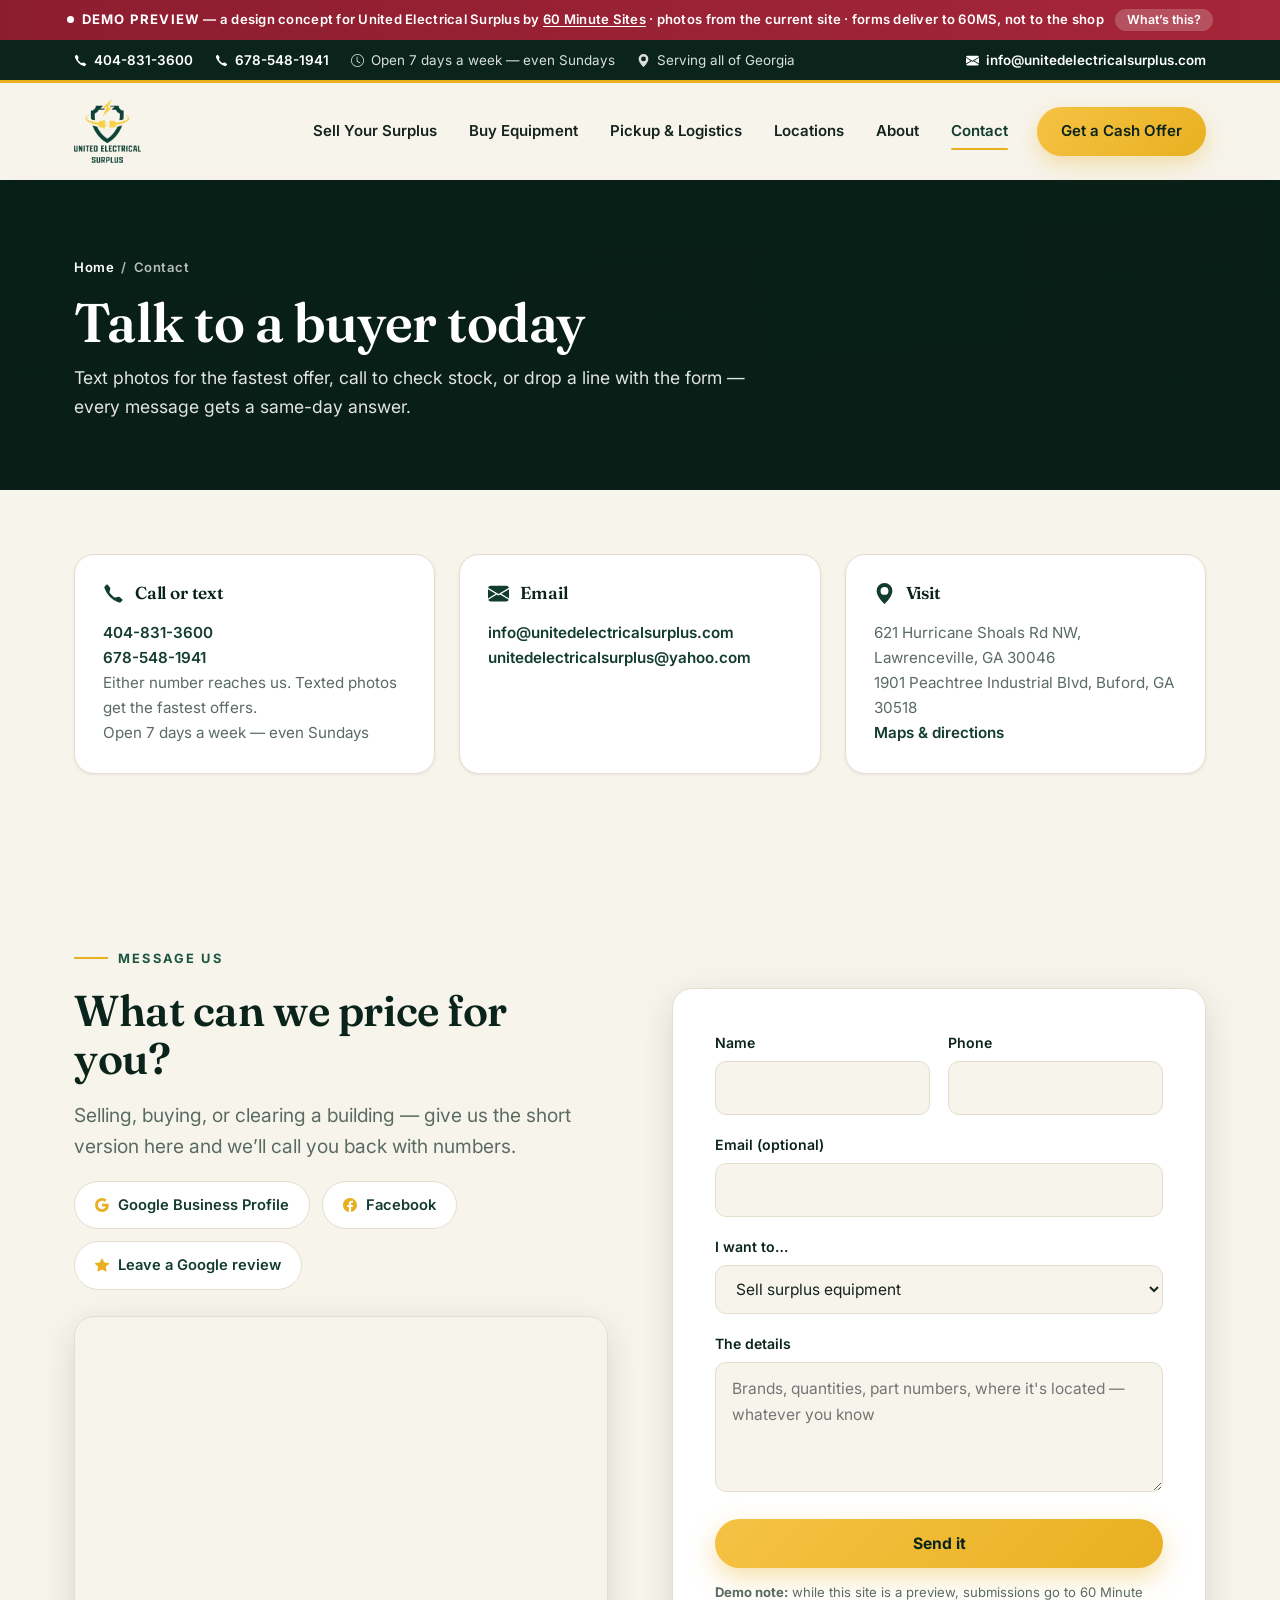
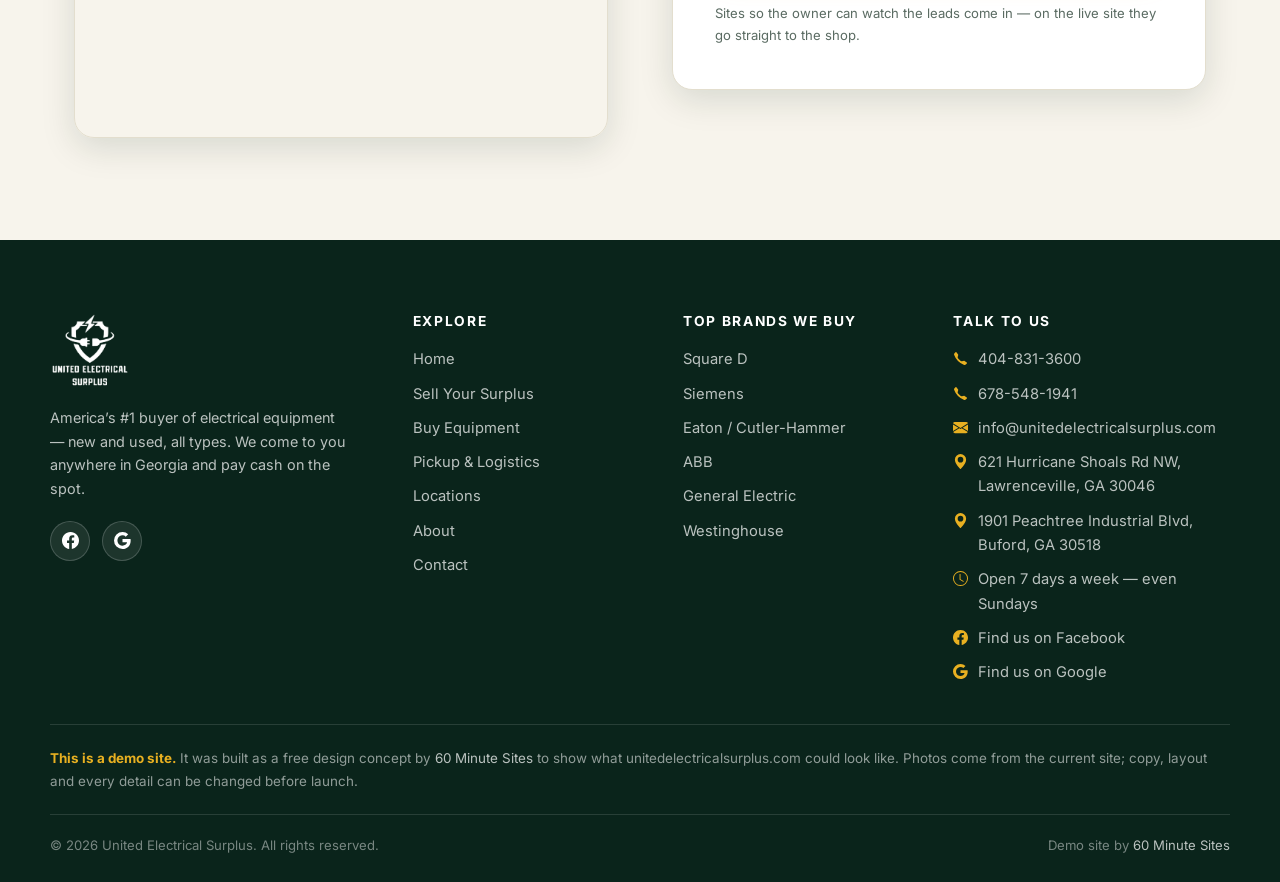
<file: contact.html>
<!DOCTYPE html>
<html lang="en">
<head>
<meta charset="UTF-8">
<meta name="viewport" content="width=device-width, initial-scale=1.0">
<title>Contact | United Electrical Surplus</title>
<meta name="description" content="Call or text 404-831-3600 or 678-548-1941, email info@unitedelectricalsurplus.com, or send the form — every message gets a same-day answer.">
<link rel="canonical" href="https://unitedelectricalsurplus.com/contact.html">
<link rel="icon" type="image/png" href="assets/img/logo.png">
<meta property="og:title" content="Contact | United Electrical Surplus">
<meta property="og:description" content="Call or text 404-831-3600 or 678-548-1941, email info@unitedelectricalsurplus.com, or send the form — every message gets a same-day answer.">
<meta property="og:type" content="website">
<meta property="og:image" content="https://unitedelectricalsurplus.com/assets/img/logo.jpg">
<link rel="preconnect" href="https://fonts.googleapis.com">
<link rel="preconnect" href="https://fonts.gstatic.com" crossorigin>
<link href="https://fonts.googleapis.com/css2?family=Fraunces:opsz,wght@9..144,500;9..144,600;9..144,700&family=Inter:wght@400;500;600;700;800&display=swap" rel="stylesheet">
<link rel="stylesheet" href="assets/css/main.css?v=4">
</head>
<body>

<!-- DEMO — delete this div, the .footer-demo block, section 5 of main.js and
     the .demo-bar/.demo-modal CSS when the site goes live. -->
<div class="demo-bar"><span class="demo-dot"></span><strong>DEMO PREVIEW</strong><span
  class="demo-tail"> &mdash; a design concept for United Electrical Surplus by
  <a href="https://60minutesites.com" target="_blank" rel="noopener">60&nbsp;Minute&nbsp;Sites</a>
  &middot; photos from the current site &middot; forms deliver to 60MS, not to the shop</span>
  <button type="button" data-demo-open>What&rsquo;s this?</button></div>

<div class="util-bar"><div class="wrap">
  <a href="tel:4048313600"><svg viewBox="0 0 16 16"><path d="M3.654 1.328a.678.678 0 0 0-1.015-.063L1.605 2.3c-.483.484-.661 1.169-.45 1.77a17.6 17.6 0 0 0 4.168 6.608 17.6 17.6 0 0 0 6.608 4.168c.601.211 1.286.033 1.77-.45l1.034-1.034a.678.678 0 0 0-.063-1.015l-2.307-1.794a.68.68 0 0 0-.58-.122l-2.19.547a1.75 1.75 0 0 1-1.657-.459L5.482 8.062a1.75 1.75 0 0 1-.46-1.657l.548-2.19a.68.68 0 0 0-.122-.58z"/></svg> 404-831-3600</a>
  <a href="tel:6785481941"><svg viewBox="0 0 16 16"><path d="M3.654 1.328a.678.678 0 0 0-1.015-.063L1.605 2.3c-.483.484-.661 1.169-.45 1.77a17.6 17.6 0 0 0 4.168 6.608 17.6 17.6 0 0 0 6.608 4.168c.601.211 1.286.033 1.77-.45l1.034-1.034a.678.678 0 0 0-.063-1.015l-2.307-1.794a.68.68 0 0 0-.58-.122l-2.19.547a1.75 1.75 0 0 1-1.657-.459L5.482 8.062a1.75 1.75 0 0 1-.46-1.657l.548-2.19a.68.68 0 0 0-.122-.58z"/></svg> 678-548-1941</a>
  <span class="util-hide"><svg viewBox="0 0 16 16"><path d="M8 3.5a.5.5 0 0 0-1 0V9a.5.5 0 0 0 .252.434l3.5 2a.5.5 0 0 0 .496-.868L8 8.71z"/><path d="M8 16A8 8 0 1 0 8 0a8 8 0 0 0 0 16m7-8A7 7 0 1 1 1 8a7 7 0 0 1 14 0"/></svg> Open 7 days a week — even Sundays</span>
  <span class="util-hide"><svg viewBox="0 0 16 16"><path d="M8 16s6-5.686 6-10A6 6 0 0 0 2 6c0 4.314 6 10 6 10m0-7a3 3 0 1 1 0-6 3 3 0 0 1 0 6"/></svg> Serving all of Georgia</span>
  <span class="util-spacer"></span>
  <a class="util-hide" href="mailto:info@unitedelectricalsurplus.com"><svg viewBox="0 0 16 16"><path d="M.05 3.555A2 2 0 0 1 2 2h12a2 2 0 0 1 1.95 1.555L8 8.414zM0 4.697v7.104l5.803-3.558zM6.761 8.83l-6.57 4.026A2 2 0 0 0 2 14h12a2 2 0 0 0 1.808-1.144l-6.57-4.027L8 9.586zm3.436-.586L16 11.801V4.697z"/></svg> info@unitedelectricalsurplus.com</a>
</div></div>

<header class="site-header"><div class="wrap nav-row">
  <a class="brand" href="index.html" aria-label="United Electrical Surplus &mdash; home">
    <img src="assets/img/logo.png" alt="United Electrical Surplus" width="791" height="754">
  </a>
  <button class="nav-burger" aria-label="Menu" aria-expanded="false"><svg viewBox="0 0 16 16"><path d="M2.5 12a.5.5 0 0 1 .5-.5h10a.5.5 0 0 1 0 1H3a.5.5 0 0 1-.5-.5m0-4a.5.5 0 0 1 .5-.5h10a.5.5 0 0 1 0 1H3a.5.5 0 0 1-.5-.5m0-4a.5.5 0 0 1 .5-.5h10a.5.5 0 0 1 0 1H3a.5.5 0 0 1-.5-.5"/></svg></button>
  <nav class="main-nav">
    <a href="sell.html">Sell Your Surplus</a>
    <a href="buy.html">Buy Equipment</a>
    <a href="pickup.html">Pickup & Logistics</a>
    <a href="locations.html">Locations</a>
    <a href="about.html">About</a>
    <a href="contact.html" class="active">Contact</a>
    <a class="btn-gold nav-cta" href="sell.html">Get a Cash Offer</a>
  </nav>
</div></header>

<div class="page-hero">
  <div class="wrap">
    <div class="crumbs"><a href="index.html">Home</a> &nbsp;/&nbsp; Contact</div>
    <h1>Talk to a buyer today</h1>
    <p>Text photos for the fastest offer, call to check stock, or drop a line with the form — every message gets a same-day answer.</p>
  </div>
</div>

<section class="tight">
  <div class="wrap info-grid">
    <div class="info-card" data-reveal>
      <h3><svg viewBox="0 0 16 16"><path d="M3.654 1.328a.678.678 0 0 0-1.015-.063L1.605 2.3c-.483.484-.661 1.169-.45 1.77a17.6 17.6 0 0 0 4.168 6.608 17.6 17.6 0 0 0 6.608 4.168c.601.211 1.286.033 1.77-.45l1.034-1.034a.678.678 0 0 0-.063-1.015l-2.307-1.794a.68.68 0 0 0-.58-.122l-2.19.547a1.75 1.75 0 0 1-1.657-.459L5.482 8.062a1.75 1.75 0 0 1-.46-1.657l.548-2.19a.68.68 0 0 0-.122-.58z"/></svg> Call or text</h3>
      <p><a href="tel:4048313600">404-831-3600</a><br>
      <a href="tel:6785481941">678-548-1941</a><br>
      Either number reaches us. Texted photos get the fastest offers.<br>Open 7 days a week — even Sundays</p>
    </div>
    <div class="info-card" data-reveal>
      <h3><svg viewBox="0 0 16 16"><path d="M.05 3.555A2 2 0 0 1 2 2h12a2 2 0 0 1 1.95 1.555L8 8.414zM0 4.697v7.104l5.803-3.558zM6.761 8.83l-6.57 4.026A2 2 0 0 0 2 14h12a2 2 0 0 0 1.808-1.144l-6.57-4.027L8 9.586zm3.436-.586L16 11.801V4.697z"/></svg> Email</h3>
      <p><a href="mailto:info@unitedelectricalsurplus.com">info@unitedelectricalsurplus.com</a><br>
      <a href="mailto:unitedelectricalsurplus@yahoo.com">unitedelectricalsurplus@yahoo.com</a></p>
    </div>
    <div class="info-card" data-reveal>
      <h3><svg viewBox="0 0 16 16"><path d="M8 16s6-5.686 6-10A6 6 0 0 0 2 6c0 4.314 6 10 6 10m0-7a3 3 0 1 1 0-6 3 3 0 0 1 0 6"/></svg> Visit</h3>
      <p>621 Hurricane Shoals Rd NW, Lawrenceville, GA 30046<br>1901 Peachtree Industrial Blvd, Buford, GA 30518<br>
      <a href="locations.html">Maps &amp; directions</a></p>
    </div>
  </div>
</section>

<section>
  <div class="wrap split">
    <div data-reveal>
      <div class="kicker">Message us</div>
      <h2>What can we price for you?</h2>
      <p class="lead">Selling, buying, or clearing a building &mdash; give us the short version here
      and we&rsquo;ll call you back with numbers.</p>
      <div class="chip-row light" style="margin-bottom:26px">
        <a class="chip" href="https://maps.google.com/?cid=3954105873428335092" target="_blank" rel="noopener" style="text-decoration:none"><svg viewBox="0 0 16 16"><path d="M15.545 6.558a9.4 9.4 0 0 1 .139 1.626c0 2.434-.87 4.492-2.384 5.885h.002C11.978 15.292 10.158 16 8 16A8 8 0 1 1 8 0a7.7 7.7 0 0 1 5.352 2.082l-2.284 2.284A4.35 4.35 0 0 0 8 3.166c-2.087 0-3.86 1.408-4.492 3.304a4.8 4.8 0 0 0 0 3.063h.003c.635 1.893 2.405 3.301 4.492 3.301 1.078 0 2.004-.276 2.722-.764h-.003a3.7 3.7 0 0 0 1.599-2.431H8v-3.08z"/></svg> Google Business Profile</a>
        <a class="chip" href="https://www.facebook.com/groups/417309805544906/posts/1745200596089147/" target="_blank" rel="noopener" style="text-decoration:none"><svg viewBox="0 0 16 16"><path d="M16 8.049c0-4.446-3.582-8.05-8-8.05C3.58 0-.002 3.603-.002 8.05c0 4.017 2.926 7.347 6.75 7.951v-5.625h-2.03V8.05H6.75V6.275c0-2.017 1.195-3.131 3.022-3.131.876 0 1.791.157 1.791.157v1.98h-1.009c-.993 0-1.303.621-1.303 1.258v1.51h2.218l-.354 2.326H9.25V16c3.824-.604 6.75-3.934 6.75-7.951"/></svg> Facebook</a>
        <a class="chip" href="https://maps.google.com/?cid=3954105873428335092" target="_blank" rel="noopener" style="text-decoration:none"><svg viewBox="0 0 16 16"><path d="M3.612 15.443c-.386.198-.824-.149-.746-.592l.83-4.73L.173 6.765c-.329-.314-.158-.888.283-.95l4.898-.696L7.538.792c.197-.39.73-.39.927 0l2.184 4.327 4.898.696c.441.062.612.636.282.95l-3.522 3.356.83 4.73c.078.443-.36.79-.746.592L8 13.187z"/></svg> Leave a Google review</a>
      </div>
      <div class="map-frame"><iframe src="https://maps.google.com/maps?q=United%20Electrical%20Surplus%2C%20621%20Hurricane%20Shoals%20Rd%20NW%2C%20Lawrenceville%2C%20GA%2030046&output=embed" title="Map — United Electrical Surplus, Lawrenceville GA" loading="lazy"></iframe></div>
    </div>
    <div class="form-card" data-reveal>
      <form name="contact" method="POST" data-netlify="true" action="thank-you.html">
        <input type="hidden" name="form-name" value="contact">
        <input type="hidden" name="source" value="United Electrical Surplus demo — contact page">
        <div class="form-grid">
          <div><label for="c-name">Name</label><input id="c-name" name="name" type="text" required autocomplete="name"></div>
          <div><label for="c-phone">Phone</label><input id="c-phone" name="phone" type="tel" required autocomplete="tel"></div>
          <div class="full"><label for="c-email">Email (optional)</label><input id="c-email" name="email" type="email" autocomplete="email"></div>
          <div class="full"><label for="c-topic">I want to&hellip;</label>
            <select id="c-topic" name="topic">
              <option>Sell surplus equipment</option>
              <option>Buy equipment / check stock</option>
              <option>Schedule a pickup or site visit</option>
              <option>Something else</option>
            </select></div>
          <div class="full"><label for="c-msg">The details</label><textarea id="c-msg" name="details" required placeholder="Brands, quantities, part numbers, where it's located — whatever you know"></textarea></div>
          <div class="full"><button class="btn btn-gold" type="submit" style="width:100%">Send it</button></div>
        </div>
        <p class="form-note"><b>Demo note:</b> while this site is a preview, submissions go to
        60 Minute Sites so the owner can watch the leads come in &mdash; on the live site they go straight to the shop.</p>
      </form>
    </div>
  </div>
</section>

<footer class="site-footer">
  <div class="wrap footer-main">
    <div class="footer-brand">
      <img src="assets/img/logo-white.png" alt="United Electrical Surplus" width="454" height="405">
      <p>America&rsquo;s #1 buyer of electrical equipment &mdash; new and used, all types. We come to you anywhere in
      Georgia and pay cash on the spot.</p>
      <div class="footer-social">
        <a href="https://www.facebook.com/groups/417309805544906/posts/1745200596089147/" target="_blank" rel="noopener" aria-label="Facebook"><svg viewBox="0 0 16 16"><path d="M16 8.049c0-4.446-3.582-8.05-8-8.05C3.58 0-.002 3.603-.002 8.05c0 4.017 2.926 7.347 6.75 7.951v-5.625h-2.03V8.05H6.75V6.275c0-2.017 1.195-3.131 3.022-3.131.876 0 1.791.157 1.791.157v1.98h-1.009c-.993 0-1.303.621-1.303 1.258v1.51h2.218l-.354 2.326H9.25V16c3.824-.604 6.75-3.934 6.75-7.951"/></svg></a>
        <a href="https://maps.google.com/?cid=3954105873428335092" target="_blank" rel="noopener" aria-label="Google Business Profile"><svg viewBox="0 0 16 16"><path d="M15.545 6.558a9.4 9.4 0 0 1 .139 1.626c0 2.434-.87 4.492-2.384 5.885h.002C11.978 15.292 10.158 16 8 16A8 8 0 1 1 8 0a7.7 7.7 0 0 1 5.352 2.082l-2.284 2.284A4.35 4.35 0 0 0 8 3.166c-2.087 0-3.86 1.408-4.492 3.304a4.8 4.8 0 0 0 0 3.063h.003c.635 1.893 2.405 3.301 4.492 3.301 1.078 0 2.004-.276 2.722-.764h-.003a3.7 3.7 0 0 0 1.599-2.431H8v-3.08z"/></svg></a>
      </div>
    </div>
    <div class="footer-nav">
      <h4>Explore</h4>
      <ul>
      <li><a href="index.html">Home</a></li>
      <li><a href="sell.html">Sell Your Surplus</a></li>
      <li><a href="buy.html">Buy Equipment</a></li>
      <li><a href="pickup.html">Pickup & Logistics</a></li>
      <li><a href="locations.html">Locations</a></li>
      <li><a href="about.html">About</a></li>
      <li><a href="contact.html">Contact</a></li>
      </ul>
    </div>
    <div class="footer-nav">
      <h4>Top brands we buy</h4>
      <ul>
        <li>Square&nbsp;D</li>
        <li>Siemens</li>
        <li>Eaton / Cutler-Hammer</li>
        <li>ABB</li>
        <li>General Electric</li>
        <li>Westinghouse</li>
      </ul>
    </div>
    <div class="footer-contact">
      <h4>Talk to us</h4>
      <ul>
        <li><svg viewBox="0 0 16 16"><path d="M3.654 1.328a.678.678 0 0 0-1.015-.063L1.605 2.3c-.483.484-.661 1.169-.45 1.77a17.6 17.6 0 0 0 4.168 6.608 17.6 17.6 0 0 0 6.608 4.168c.601.211 1.286.033 1.77-.45l1.034-1.034a.678.678 0 0 0-.063-1.015l-2.307-1.794a.68.68 0 0 0-.58-.122l-2.19.547a1.75 1.75 0 0 1-1.657-.459L5.482 8.062a1.75 1.75 0 0 1-.46-1.657l.548-2.19a.68.68 0 0 0-.122-.58z"/></svg> <a href="tel:4048313600">404-831-3600</a></li>
        <li><svg viewBox="0 0 16 16"><path d="M3.654 1.328a.678.678 0 0 0-1.015-.063L1.605 2.3c-.483.484-.661 1.169-.45 1.77a17.6 17.6 0 0 0 4.168 6.608 17.6 17.6 0 0 0 6.608 4.168c.601.211 1.286.033 1.77-.45l1.034-1.034a.678.678 0 0 0-.063-1.015l-2.307-1.794a.68.68 0 0 0-.58-.122l-2.19.547a1.75 1.75 0 0 1-1.657-.459L5.482 8.062a1.75 1.75 0 0 1-.46-1.657l.548-2.19a.68.68 0 0 0-.122-.58z"/></svg> <a href="tel:6785481941">678-548-1941</a></li>
        <li><svg viewBox="0 0 16 16"><path d="M.05 3.555A2 2 0 0 1 2 2h12a2 2 0 0 1 1.95 1.555L8 8.414zM0 4.697v7.104l5.803-3.558zM6.761 8.83l-6.57 4.026A2 2 0 0 0 2 14h12a2 2 0 0 0 1.808-1.144l-6.57-4.027L8 9.586zm3.436-.586L16 11.801V4.697z"/></svg> <a href="mailto:info@unitedelectricalsurplus.com">info@unitedelectricalsurplus.com</a></li>
        <li><svg viewBox="0 0 16 16"><path d="M8 16s6-5.686 6-10A6 6 0 0 0 2 6c0 4.314 6 10 6 10m0-7a3 3 0 1 1 0-6 3 3 0 0 1 0 6"/></svg> <span>621 Hurricane Shoals Rd NW, Lawrenceville, GA 30046</span></li>
        <li><svg viewBox="0 0 16 16"><path d="M8 16s6-5.686 6-10A6 6 0 0 0 2 6c0 4.314 6 10 6 10m0-7a3 3 0 1 1 0-6 3 3 0 0 1 0 6"/></svg> <span>1901 Peachtree Industrial Blvd, Buford, GA 30518</span></li>
        <li><svg viewBox="0 0 16 16"><path d="M8 3.5a.5.5 0 0 0-1 0V9a.5.5 0 0 0 .252.434l3.5 2a.5.5 0 0 0 .496-.868L8 8.71z"/><path d="M8 16A8 8 0 1 0 8 0a8 8 0 0 0 0 16m7-8A7 7 0 1 1 1 8a7 7 0 0 1 14 0"/></svg> <span>Open 7 days a week — even Sundays</span></li>
        <li><svg viewBox="0 0 16 16"><path d="M16 8.049c0-4.446-3.582-8.05-8-8.05C3.58 0-.002 3.603-.002 8.05c0 4.017 2.926 7.347 6.75 7.951v-5.625h-2.03V8.05H6.75V6.275c0-2.017 1.195-3.131 3.022-3.131.876 0 1.791.157 1.791.157v1.98h-1.009c-.993 0-1.303.621-1.303 1.258v1.51h2.218l-.354 2.326H9.25V16c3.824-.604 6.75-3.934 6.75-7.951"/></svg> <a href="https://www.facebook.com/groups/417309805544906/posts/1745200596089147/" target="_blank" rel="noopener">Find us on Facebook</a></li>
        <li><svg viewBox="0 0 16 16"><path d="M15.545 6.558a9.4 9.4 0 0 1 .139 1.626c0 2.434-.87 4.492-2.384 5.885h.002C11.978 15.292 10.158 16 8 16A8 8 0 1 1 8 0a7.7 7.7 0 0 1 5.352 2.082l-2.284 2.284A4.35 4.35 0 0 0 8 3.166c-2.087 0-3.86 1.408-4.492 3.304a4.8 4.8 0 0 0 0 3.063h.003c.635 1.893 2.405 3.301 4.492 3.301 1.078 0 2.004-.276 2.722-.764h-.003a3.7 3.7 0 0 0 1.599-2.431H8v-3.08z"/></svg> <a href="https://maps.google.com/?cid=3954105873428335092" target="_blank" rel="noopener">Find us on Google</a></li>
      </ul>
    </div>
  </div>

  <!-- DEMO — delete this block when the site goes live. -->
  <div class="wrap footer-demo"><b>This is a demo site.</b> It was built as a free design
  concept by <a href="https://60minutesites.com" target="_blank" rel="noopener">60 Minute Sites</a>
  to show what unitedelectricalsurplus.com could look like. Photos come from the current site;
  copy, layout and every detail can be changed before launch.</div>

  <div class="wrap footer-base">
    <span>&copy; 2026 United Electrical Surplus. All rights reserved.</span>
    <span>Demo site by <a href="https://60minutesites.com" target="_blank" rel="noopener">60 Minute Sites</a></span>
  </div>
</footer>

<script src="assets/js/main.js?v=4"></script>
</body>
</html>
</file>
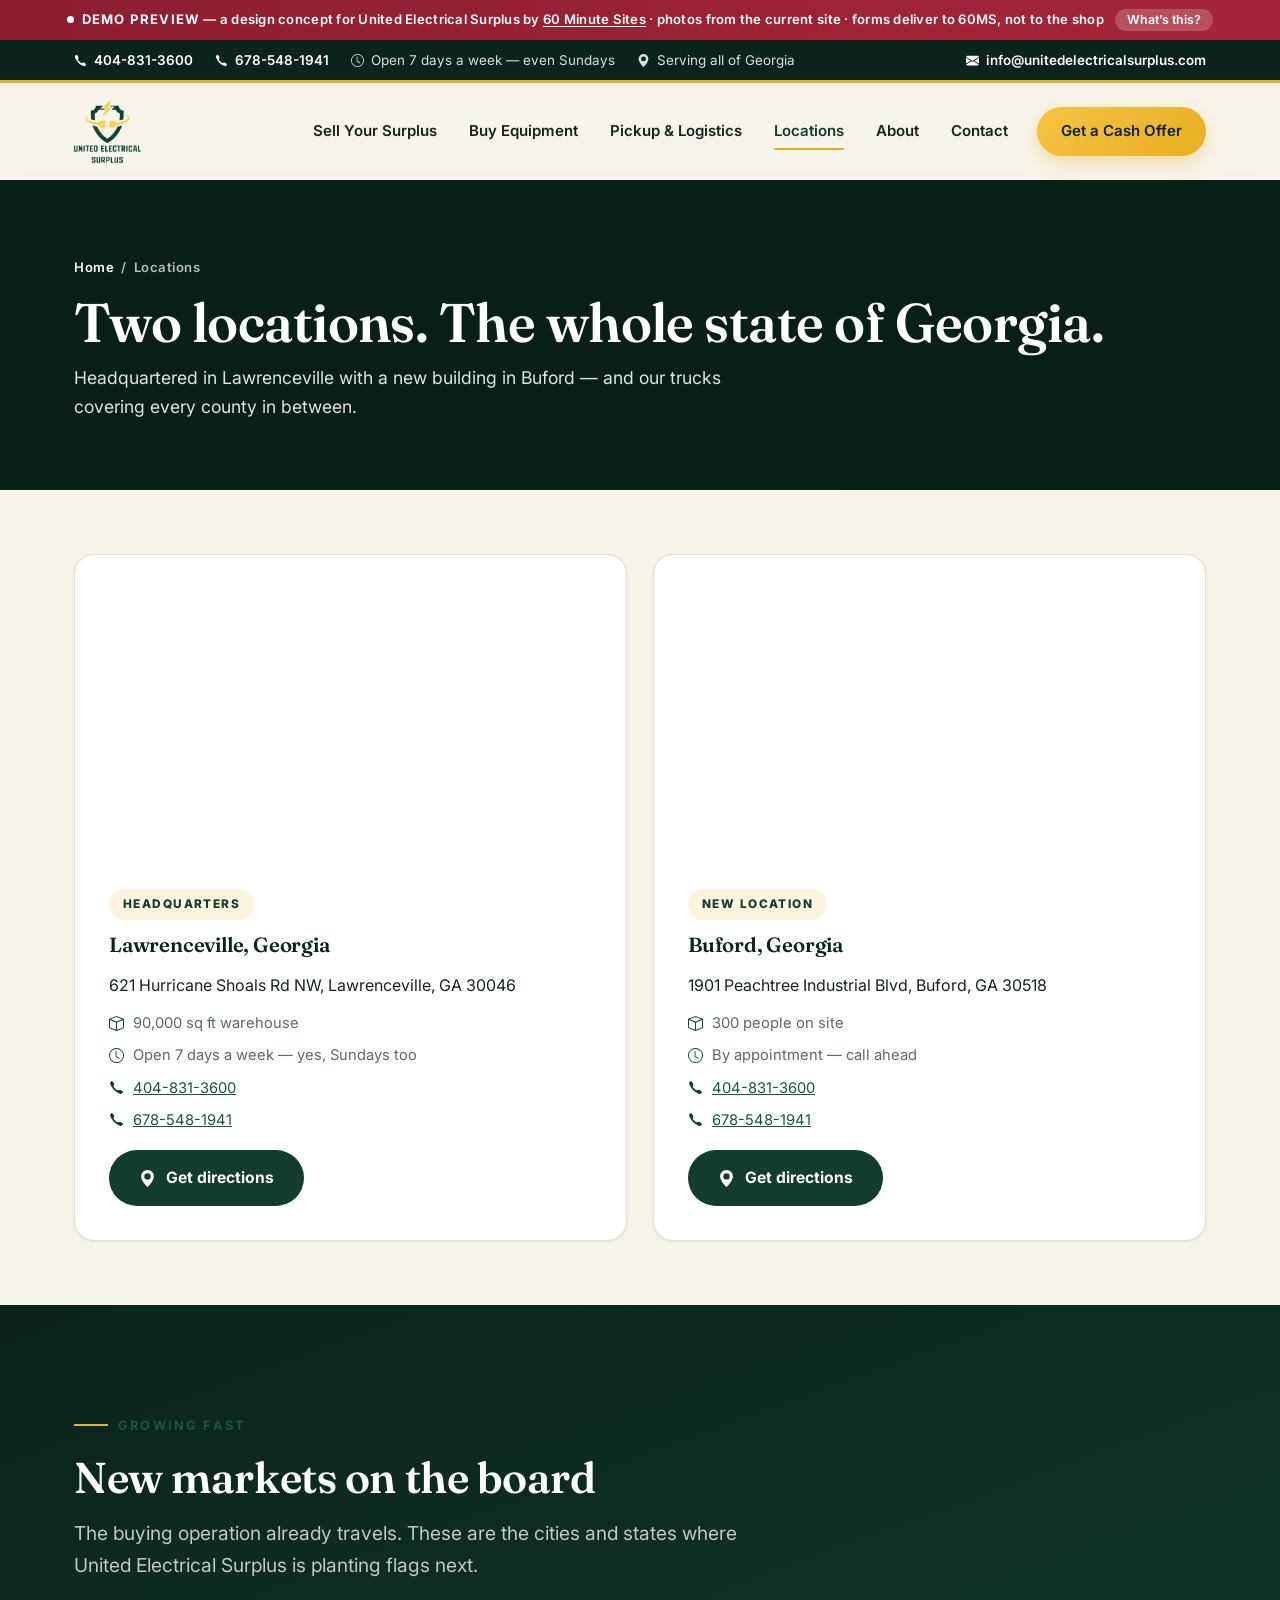
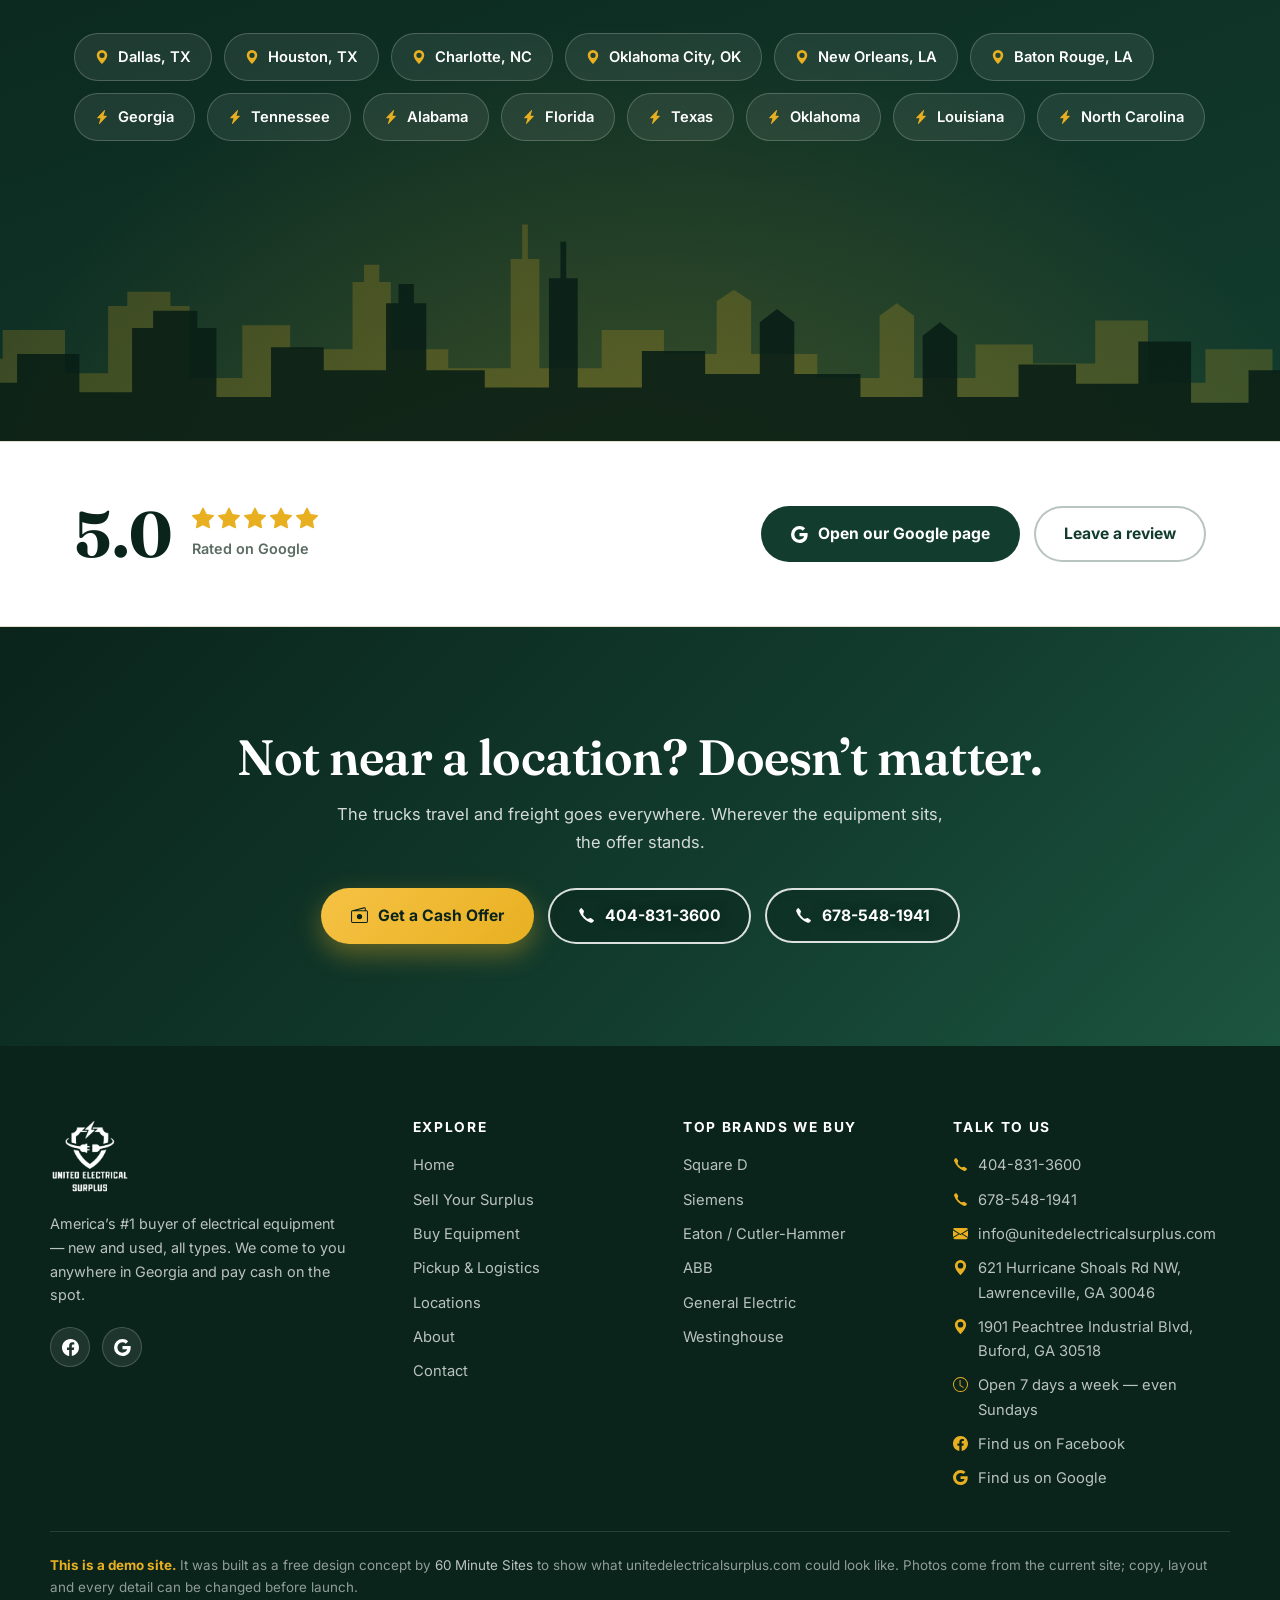
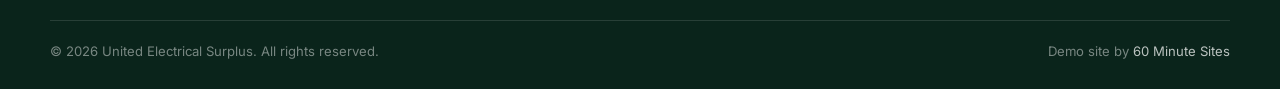
<file: locations.html>
<!DOCTYPE html>
<html lang="en">
<head>
<meta charset="UTF-8">
<meta name="viewport" content="width=device-width, initial-scale=1.0">
<title>Locations & Service Area | United Electrical Surplus</title>
<meta name="description" content="Two Georgia locations — Lawrenceville HQ and Buford — with expansion underway across Texas, Louisiana, Oklahoma, the Carolinas and the Southeast.">
<link rel="canonical" href="https://unitedelectricalsurplus.com/locations.html">
<link rel="icon" type="image/png" href="assets/img/logo.png">
<meta property="og:title" content="Locations & Service Area | United Electrical Surplus">
<meta property="og:description" content="Two Georgia locations — Lawrenceville HQ and Buford — with expansion underway across Texas, Louisiana, Oklahoma, the Carolinas and the Southeast.">
<meta property="og:type" content="website">
<meta property="og:image" content="https://unitedelectricalsurplus.com/assets/img/logo.jpg">
<link rel="preconnect" href="https://fonts.googleapis.com">
<link rel="preconnect" href="https://fonts.gstatic.com" crossorigin>
<link href="https://fonts.googleapis.com/css2?family=Fraunces:opsz,wght@9..144,500;9..144,600;9..144,700&family=Inter:wght@400;500;600;700;800&display=swap" rel="stylesheet">
<link rel="stylesheet" href="assets/css/main.css?v=4">
</head>
<body>

<!-- DEMO — delete this div, the .footer-demo block, section 5 of main.js and
     the .demo-bar/.demo-modal CSS when the site goes live. -->
<div class="demo-bar"><span class="demo-dot"></span><strong>DEMO PREVIEW</strong><span
  class="demo-tail"> &mdash; a design concept for United Electrical Surplus by
  <a href="https://60minutesites.com" target="_blank" rel="noopener">60&nbsp;Minute&nbsp;Sites</a>
  &middot; photos from the current site &middot; forms deliver to 60MS, not to the shop</span>
  <button type="button" data-demo-open>What&rsquo;s this?</button></div>

<div class="util-bar"><div class="wrap">
  <a href="tel:4048313600"><svg viewBox="0 0 16 16"><path d="M3.654 1.328a.678.678 0 0 0-1.015-.063L1.605 2.3c-.483.484-.661 1.169-.45 1.77a17.6 17.6 0 0 0 4.168 6.608 17.6 17.6 0 0 0 6.608 4.168c.601.211 1.286.033 1.77-.45l1.034-1.034a.678.678 0 0 0-.063-1.015l-2.307-1.794a.68.68 0 0 0-.58-.122l-2.19.547a1.75 1.75 0 0 1-1.657-.459L5.482 8.062a1.75 1.75 0 0 1-.46-1.657l.548-2.19a.68.68 0 0 0-.122-.58z"/></svg> 404-831-3600</a>
  <a href="tel:6785481941"><svg viewBox="0 0 16 16"><path d="M3.654 1.328a.678.678 0 0 0-1.015-.063L1.605 2.3c-.483.484-.661 1.169-.45 1.77a17.6 17.6 0 0 0 4.168 6.608 17.6 17.6 0 0 0 6.608 4.168c.601.211 1.286.033 1.77-.45l1.034-1.034a.678.678 0 0 0-.063-1.015l-2.307-1.794a.68.68 0 0 0-.58-.122l-2.19.547a1.75 1.75 0 0 1-1.657-.459L5.482 8.062a1.75 1.75 0 0 1-.46-1.657l.548-2.19a.68.68 0 0 0-.122-.58z"/></svg> 678-548-1941</a>
  <span class="util-hide"><svg viewBox="0 0 16 16"><path d="M8 3.5a.5.5 0 0 0-1 0V9a.5.5 0 0 0 .252.434l3.5 2a.5.5 0 0 0 .496-.868L8 8.71z"/><path d="M8 16A8 8 0 1 0 8 0a8 8 0 0 0 0 16m7-8A7 7 0 1 1 1 8a7 7 0 0 1 14 0"/></svg> Open 7 days a week — even Sundays</span>
  <span class="util-hide"><svg viewBox="0 0 16 16"><path d="M8 16s6-5.686 6-10A6 6 0 0 0 2 6c0 4.314 6 10 6 10m0-7a3 3 0 1 1 0-6 3 3 0 0 1 0 6"/></svg> Serving all of Georgia</span>
  <span class="util-spacer"></span>
  <a class="util-hide" href="mailto:info@unitedelectricalsurplus.com"><svg viewBox="0 0 16 16"><path d="M.05 3.555A2 2 0 0 1 2 2h12a2 2 0 0 1 1.95 1.555L8 8.414zM0 4.697v7.104l5.803-3.558zM6.761 8.83l-6.57 4.026A2 2 0 0 0 2 14h12a2 2 0 0 0 1.808-1.144l-6.57-4.027L8 9.586zm3.436-.586L16 11.801V4.697z"/></svg> info@unitedelectricalsurplus.com</a>
</div></div>

<header class="site-header"><div class="wrap nav-row">
  <a class="brand" href="index.html" aria-label="United Electrical Surplus &mdash; home">
    <img src="assets/img/logo.png" alt="United Electrical Surplus" width="791" height="754">
  </a>
  <button class="nav-burger" aria-label="Menu" aria-expanded="false"><svg viewBox="0 0 16 16"><path d="M2.5 12a.5.5 0 0 1 .5-.5h10a.5.5 0 0 1 0 1H3a.5.5 0 0 1-.5-.5m0-4a.5.5 0 0 1 .5-.5h10a.5.5 0 0 1 0 1H3a.5.5 0 0 1-.5-.5m0-4a.5.5 0 0 1 .5-.5h10a.5.5 0 0 1 0 1H3a.5.5 0 0 1-.5-.5"/></svg></button>
  <nav class="main-nav">
    <a href="sell.html">Sell Your Surplus</a>
    <a href="buy.html">Buy Equipment</a>
    <a href="pickup.html">Pickup & Logistics</a>
    <a href="locations.html" class="active">Locations</a>
    <a href="about.html">About</a>
    <a href="contact.html">Contact</a>
    <a class="btn-gold nav-cta" href="sell.html">Get a Cash Offer</a>
  </nav>
</div></header>

<div class="page-hero">
  <div class="wrap">
    <div class="crumbs"><a href="index.html">Home</a> &nbsp;/&nbsp; Locations</div>
    <h1>Two locations. The whole state of Georgia.</h1>
    <p>Headquartered in Lawrenceville with a new building in Buford — and our trucks covering every county in between.</p>
  </div>
</div>

<section class="tight">
  <div class="wrap loc-grid">
    <div class="loc-card" data-reveal>
      <div class="map-frame" style="border-radius:0;border:0;box-shadow:none"><iframe src="https://maps.google.com/maps?q=United%20Electrical%20Surplus%2C%20621%20Hurricane%20Shoals%20Rd%20NW%2C%20Lawrenceville%2C%20GA%2030046&output=embed" title="Map — United Electrical Surplus, Lawrenceville GA" loading="lazy" style="height:300px"></iframe></div>
      <div class="loc-body">
        <span class="loc-tag">Headquarters</span>
        <h3>Lawrenceville, Georgia</h3>
        <address>621 Hurricane Shoals Rd NW, Lawrenceville, GA 30046</address>
        <div class="loc-meta">
          <span><svg viewBox="0 0 16 16"><path d="M8.186 1.113a.5.5 0 0 0-.372 0L1.846 3.5 8 5.961 14.154 3.5zM15 4.239l-6.5 2.6v7.922l6.5-2.6V4.24zM7.5 14.762V6.838L1 4.239v7.923zM7.443.184a1.5 1.5 0 0 1 1.114 0l7.129 2.852A.5.5 0 0 1 16 3.5v8.662a1 1 0 0 1-.629.928l-7.185 2.874a.5.5 0 0 1-.372 0L.63 13.09a1 1 0 0 1-.63-.928V3.5a.5.5 0 0 1 .314-.464z"/></svg> 90,000 sq ft warehouse</span>
          <span><svg viewBox="0 0 16 16"><path d="M8 3.5a.5.5 0 0 0-1 0V9a.5.5 0 0 0 .252.434l3.5 2a.5.5 0 0 0 .496-.868L8 8.71z"/><path d="M8 16A8 8 0 1 0 8 0a8 8 0 0 0 0 16m7-8A7 7 0 1 1 1 8a7 7 0 0 1 14 0"/></svg> Open 7 days a week &mdash; yes, Sundays too</span>
          <span><svg viewBox="0 0 16 16"><path d="M3.654 1.328a.678.678 0 0 0-1.015-.063L1.605 2.3c-.483.484-.661 1.169-.45 1.77a17.6 17.6 0 0 0 4.168 6.608 17.6 17.6 0 0 0 6.608 4.168c.601.211 1.286.033 1.77-.45l1.034-1.034a.678.678 0 0 0-.063-1.015l-2.307-1.794a.68.68 0 0 0-.58-.122l-2.19.547a1.75 1.75 0 0 1-1.657-.459L5.482 8.062a1.75 1.75 0 0 1-.46-1.657l.548-2.19a.68.68 0 0 0-.122-.58z"/></svg> <a href="tel:4048313600">404-831-3600</a></span>
          <span><svg viewBox="0 0 16 16"><path d="M3.654 1.328a.678.678 0 0 0-1.015-.063L1.605 2.3c-.483.484-.661 1.169-.45 1.77a17.6 17.6 0 0 0 4.168 6.608 17.6 17.6 0 0 0 6.608 4.168c.601.211 1.286.033 1.77-.45l1.034-1.034a.678.678 0 0 0-.063-1.015l-2.307-1.794a.68.68 0 0 0-.58-.122l-2.19.547a1.75 1.75 0 0 1-1.657-.459L5.482 8.062a1.75 1.75 0 0 1-.46-1.657l.548-2.19a.68.68 0 0 0-.122-.58z"/></svg> <a href="tel:6785481941">678-548-1941</a></span>
        </div>
        <a class="btn btn-pine" href="https://maps.google.com/maps?q=United+Electrical+Surplus,+621+Hurricane+Shoals+Rd+NW,+Lawrenceville,+GA+30046" target="_blank" rel="noopener"><svg viewBox="0 0 16 16"><path d="M8 16s6-5.686 6-10A6 6 0 0 0 2 6c0 4.314 6 10 6 10m0-7a3 3 0 1 1 0-6 3 3 0 0 1 0 6"/></svg> Get directions</a>
      </div>
    </div>
    <div class="loc-card" data-reveal>
      <div class="map-frame" style="border-radius:0;border:0;box-shadow:none"><iframe src="https://maps.google.com/maps?q=1901%20Peachtree%20Industrial%20Blvd%2C%20Buford%2C%20GA%2030518&output=embed" title="Map — United Electrical Surplus, Buford GA" loading="lazy" style="height:300px"></iframe></div>
      <div class="loc-body">
        <span class="loc-tag">New location</span>
        <h3>Buford, Georgia</h3>
        <address>1901 Peachtree Industrial Blvd, Buford, GA 30518</address>
        <div class="loc-meta">
          <span><svg viewBox="0 0 16 16"><path d="M8.186 1.113a.5.5 0 0 0-.372 0L1.846 3.5 8 5.961 14.154 3.5zM15 4.239l-6.5 2.6v7.922l6.5-2.6V4.24zM7.5 14.762V6.838L1 4.239v7.923zM7.443.184a1.5 1.5 0 0 1 1.114 0l7.129 2.852A.5.5 0 0 1 16 3.5v8.662a1 1 0 0 1-.629.928l-7.185 2.874a.5.5 0 0 1-.372 0L.63 13.09a1 1 0 0 1-.63-.928V3.5a.5.5 0 0 1 .314-.464z"/></svg> 300 people on site</span>
          <span><svg viewBox="0 0 16 16"><path d="M8 3.5a.5.5 0 0 0-1 0V9a.5.5 0 0 0 .252.434l3.5 2a.5.5 0 0 0 .496-.868L8 8.71z"/><path d="M8 16A8 8 0 1 0 8 0a8 8 0 0 0 0 16m7-8A7 7 0 1 1 1 8a7 7 0 0 1 14 0"/></svg> By appointment &mdash; call ahead</span>
          <span><svg viewBox="0 0 16 16"><path d="M3.654 1.328a.678.678 0 0 0-1.015-.063L1.605 2.3c-.483.484-.661 1.169-.45 1.77a17.6 17.6 0 0 0 4.168 6.608 17.6 17.6 0 0 0 6.608 4.168c.601.211 1.286.033 1.77-.45l1.034-1.034a.678.678 0 0 0-.063-1.015l-2.307-1.794a.68.68 0 0 0-.58-.122l-2.19.547a1.75 1.75 0 0 1-1.657-.459L5.482 8.062a1.75 1.75 0 0 1-.46-1.657l.548-2.19a.68.68 0 0 0-.122-.58z"/></svg> <a href="tel:4048313600">404-831-3600</a></span>
          <span><svg viewBox="0 0 16 16"><path d="M3.654 1.328a.678.678 0 0 0-1.015-.063L1.605 2.3c-.483.484-.661 1.169-.45 1.77a17.6 17.6 0 0 0 4.168 6.608 17.6 17.6 0 0 0 6.608 4.168c.601.211 1.286.033 1.77-.45l1.034-1.034a.678.678 0 0 0-.063-1.015l-2.307-1.794a.68.68 0 0 0-.58-.122l-2.19.547a1.75 1.75 0 0 1-1.657-.459L5.482 8.062a1.75 1.75 0 0 1-.46-1.657l.548-2.19a.68.68 0 0 0-.122-.58z"/></svg> <a href="tel:6785481941">678-548-1941</a></span>
        </div>
        <a class="btn btn-pine" href="https://maps.google.com/maps?q=1901+Peachtree+Industrial+Blvd,+Buford,+GA+30518" target="_blank" rel="noopener"><svg viewBox="0 0 16 16"><path d="M8 16s6-5.686 6-10A6 6 0 0 0 2 6c0 4.314 6 10 6 10m0-7a3 3 0 1 1 0-6 3 3 0 0 1 0 6"/></svg> Get directions</a>
      </div>
    </div>
  </div>
</section>

<section class="band-dark skyline-band" style="padding-bottom:clamp(170px,24vw,300px)">
  
<div class="skyline" aria-hidden="true"><svg viewBox="0 0 1440 240" preserveAspectRatio="xMidYMax slice" xmlns="http://www.w3.org/2000/svg">
  <polygon fill="rgba(232,176,33,0.20)" points="0,240 0,150 55,150 55,120 120,120 120,165 165,165 165,95 185,95 185,80 230,80 230,95 250,95 250,170 305,170 305,115 355,115 355,140 420,140 420,70 432,70 432,52 448,52 448,70 460,70 460,140 520,140 520,160 585,160 585,46 597,46 597,10 603,10 603,46 615,46 615,160 680,160 680,120 745,120 745,145 800,145 800,90 818,78 836,90 836,145 905,145 905,170 970,170 970,105 988,92 1006,105 1006,170 1070,170 1070,135 1130,135 1130,155 1195,155 1195,110 1250,110 1250,175 1310,175 1310,140 1380,140 1380,165 1440,165 1440,240"/>
  <polygon fill="rgba(8,30,22,0.88)" points="0,240 0,175 70,175 70,145 135,145 135,185 190,185 190,118 212,118 212,100 258,100 258,118 278,118 278,190 335,190 335,138 390,138 390,162 455,162 455,92 468,92 468,72 484,72 484,92 497,92 497,162 558,162 558,180 625,180 625,66 637,66 637,28 643,28 643,66 655,66 655,180 722,180 722,142 788,142 788,166 845,166 845,112 863,98 881,112 881,166 950,166 950,190 1015,190 1015,126 1033,112 1051,126 1051,190 1115,190 1115,156 1175,156 1175,176 1240,176 1240,132 1295,132 1295,196 1355,196 1355,162 1440,162 1440,240"/>
</svg></div>
  <div class="wrap">
    <div class="section-head" data-reveal>
      <div class="kicker">Growing fast</div>
      <h2>New markets on the board</h2>
      <p class="lead">The buying operation already travels. These are the cities and states where
      United Electrical Surplus is planting flags next.</p>
    </div>
    <div class="chip-row" data-reveal>
      <span class="chip"><svg viewBox="0 0 16 16"><path d="M8 16s6-5.686 6-10A6 6 0 0 0 2 6c0 4.314 6 10 6 10m0-7a3 3 0 1 1 0-6 3 3 0 0 1 0 6"/></svg> Dallas, TX</span>
      <span class="chip"><svg viewBox="0 0 16 16"><path d="M8 16s6-5.686 6-10A6 6 0 0 0 2 6c0 4.314 6 10 6 10m0-7a3 3 0 1 1 0-6 3 3 0 0 1 0 6"/></svg> Houston, TX</span>
      <span class="chip"><svg viewBox="0 0 16 16"><path d="M8 16s6-5.686 6-10A6 6 0 0 0 2 6c0 4.314 6 10 6 10m0-7a3 3 0 1 1 0-6 3 3 0 0 1 0 6"/></svg> Charlotte, NC</span>
      <span class="chip"><svg viewBox="0 0 16 16"><path d="M8 16s6-5.686 6-10A6 6 0 0 0 2 6c0 4.314 6 10 6 10m0-7a3 3 0 1 1 0-6 3 3 0 0 1 0 6"/></svg> Oklahoma City, OK</span>
      <span class="chip"><svg viewBox="0 0 16 16"><path d="M8 16s6-5.686 6-10A6 6 0 0 0 2 6c0 4.314 6 10 6 10m0-7a3 3 0 1 1 0-6 3 3 0 0 1 0 6"/></svg> New Orleans, LA</span>
      <span class="chip"><svg viewBox="0 0 16 16"><path d="M8 16s6-5.686 6-10A6 6 0 0 0 2 6c0 4.314 6 10 6 10m0-7a3 3 0 1 1 0-6 3 3 0 0 1 0 6"/></svg> Baton Rouge, LA</span>
      <span class="chip"><svg viewBox="0 0 16 16"><path d="M11.251.068a.5.5 0 0 1 .227.58L9.677 6.5H13a.5.5 0 0 1 .364.843l-8 8.5a.5.5 0 0 1-.842-.49L6.323 9.5H3a.5.5 0 0 1-.364-.843l8-8.5a.5.5 0 0 1 .615-.09z"/></svg> Georgia</span>
      <span class="chip"><svg viewBox="0 0 16 16"><path d="M11.251.068a.5.5 0 0 1 .227.58L9.677 6.5H13a.5.5 0 0 1 .364.843l-8 8.5a.5.5 0 0 1-.842-.49L6.323 9.5H3a.5.5 0 0 1-.364-.843l8-8.5a.5.5 0 0 1 .615-.09z"/></svg> Tennessee</span>
      <span class="chip"><svg viewBox="0 0 16 16"><path d="M11.251.068a.5.5 0 0 1 .227.58L9.677 6.5H13a.5.5 0 0 1 .364.843l-8 8.5a.5.5 0 0 1-.842-.49L6.323 9.5H3a.5.5 0 0 1-.364-.843l8-8.5a.5.5 0 0 1 .615-.09z"/></svg> Alabama</span>
      <span class="chip"><svg viewBox="0 0 16 16"><path d="M11.251.068a.5.5 0 0 1 .227.58L9.677 6.5H13a.5.5 0 0 1 .364.843l-8 8.5a.5.5 0 0 1-.842-.49L6.323 9.5H3a.5.5 0 0 1-.364-.843l8-8.5a.5.5 0 0 1 .615-.09z"/></svg> Florida</span>
      <span class="chip"><svg viewBox="0 0 16 16"><path d="M11.251.068a.5.5 0 0 1 .227.58L9.677 6.5H13a.5.5 0 0 1 .364.843l-8 8.5a.5.5 0 0 1-.842-.49L6.323 9.5H3a.5.5 0 0 1-.364-.843l8-8.5a.5.5 0 0 1 .615-.09z"/></svg> Texas</span>
      <span class="chip"><svg viewBox="0 0 16 16"><path d="M11.251.068a.5.5 0 0 1 .227.58L9.677 6.5H13a.5.5 0 0 1 .364.843l-8 8.5a.5.5 0 0 1-.842-.49L6.323 9.5H3a.5.5 0 0 1-.364-.843l8-8.5a.5.5 0 0 1 .615-.09z"/></svg> Oklahoma</span>
      <span class="chip"><svg viewBox="0 0 16 16"><path d="M11.251.068a.5.5 0 0 1 .227.58L9.677 6.5H13a.5.5 0 0 1 .364.843l-8 8.5a.5.5 0 0 1-.842-.49L6.323 9.5H3a.5.5 0 0 1-.364-.843l8-8.5a.5.5 0 0 1 .615-.09z"/></svg> Louisiana</span>
      <span class="chip"><svg viewBox="0 0 16 16"><path d="M11.251.068a.5.5 0 0 1 .227.58L9.677 6.5H13a.5.5 0 0 1 .364.843l-8 8.5a.5.5 0 0 1-.842-.49L6.323 9.5H3a.5.5 0 0 1-.364-.843l8-8.5a.5.5 0 0 1 .615-.09z"/></svg> North Carolina</span>
    </div>
  </div>
</section>

<div class="google-band"><div class="wrap" data-reveal>
  <div class="g-score">
    <span class="g-num">5.0</span>
    <span><span class="g-stars"><svg viewBox="0 0 16 16"><path d="M3.612 15.443c-.386.198-.824-.149-.746-.592l.83-4.73L.173 6.765c-.329-.314-.158-.888.283-.95l4.898-.696L7.538.792c.197-.39.73-.39.927 0l2.184 4.327 4.898.696c.441.062.612.636.282.95l-3.522 3.356.83 4.73c.078.443-.36.79-.746.592L8 13.187z"/></svg><svg viewBox="0 0 16 16"><path d="M3.612 15.443c-.386.198-.824-.149-.746-.592l.83-4.73L.173 6.765c-.329-.314-.158-.888.283-.95l4.898-.696L7.538.792c.197-.39.73-.39.927 0l2.184 4.327 4.898.696c.441.062.612.636.282.95l-3.522 3.356.83 4.73c.078.443-.36.79-.746.592L8 13.187z"/></svg><svg viewBox="0 0 16 16"><path d="M3.612 15.443c-.386.198-.824-.149-.746-.592l.83-4.73L.173 6.765c-.329-.314-.158-.888.283-.95l4.898-.696L7.538.792c.197-.39.73-.39.927 0l2.184 4.327 4.898.696c.441.062.612.636.282.95l-3.522 3.356.83 4.73c.078.443-.36.79-.746.592L8 13.187z"/></svg><svg viewBox="0 0 16 16"><path d="M3.612 15.443c-.386.198-.824-.149-.746-.592l.83-4.73L.173 6.765c-.329-.314-.158-.888.283-.95l4.898-.696L7.538.792c.197-.39.73-.39.927 0l2.184 4.327 4.898.696c.441.062.612.636.282.95l-3.522 3.356.83 4.73c.078.443-.36.79-.746.592L8 13.187z"/></svg><svg viewBox="0 0 16 16"><path d="M3.612 15.443c-.386.198-.824-.149-.746-.592l.83-4.73L.173 6.765c-.329-.314-.158-.888.283-.95l4.898-.696L7.538.792c.197-.39.73-.39.927 0l2.184 4.327 4.898.696c.441.062.612.636.282.95l-3.522 3.356.83 4.73c.078.443-.36.79-.746.592L8 13.187z"/></svg></span>
    <span class="g-label">Rated on Google</span></span>
  </div>
  <div class="g-actions">
    <a class="btn btn-pine" href="https://maps.google.com/?cid=3954105873428335092" target="_blank" rel="noopener"><svg viewBox="0 0 16 16"><path d="M15.545 6.558a9.4 9.4 0 0 1 .139 1.626c0 2.434-.87 4.492-2.384 5.885h.002C11.978 15.292 10.158 16 8 16A8 8 0 1 1 8 0a7.7 7.7 0 0 1 5.352 2.082l-2.284 2.284A4.35 4.35 0 0 0 8 3.166c-2.087 0-3.86 1.408-4.492 3.304a4.8 4.8 0 0 0 0 3.063h.003c.635 1.893 2.405 3.301 4.492 3.301 1.078 0 2.004-.276 2.722-.764h-.003a3.7 3.7 0 0 0 1.599-2.431H8v-3.08z"/></svg> Open our Google page</a>
    <a class="btn btn-ghost" href="https://maps.google.com/?cid=3954105873428335092" target="_blank" rel="noopener">Leave a review</a>
  </div>
</div></div>

<section class="cta-band">
  <div class="wrap" data-reveal>
    <h2>Not near a location? Doesn&rsquo;t matter.</h2>
    <p>The trucks travel and freight goes everywhere. Wherever the equipment sits, the offer stands.</p>
    <div class="hero-ctas">
      <a class="btn btn-gold" href="sell.html"><svg viewBox="0 0 16 16"><path d="M12.136.326A1.5 1.5 0 0 1 14 1.78V3h.5A1.5 1.5 0 0 1 16 4.5v9a1.5 1.5 0 0 1-1.5 1.5h-13A1.5 1.5 0 0 1 0 13.5v-9a1.5 1.5 0 0 1 1.432-1.499zM5.562 3H13V1.78a.5.5 0 0 0-.621-.484zM1.5 4a.5.5 0 0 0-.5.5v9a.5.5 0 0 0 .5.5h13a.5.5 0 0 0 .5-.5v-9a.5.5 0 0 0-.5-.5z"/><path d="M8 11.5a2.5 2.5 0 1 0 0-5 2.5 2.5 0 0 0 0 5"/></svg> Get a Cash Offer</a>
      <a class="btn btn-ghost" href="tel:4048313600"><svg viewBox="0 0 16 16"><path d="M3.654 1.328a.678.678 0 0 0-1.015-.063L1.605 2.3c-.483.484-.661 1.169-.45 1.77a17.6 17.6 0 0 0 4.168 6.608 17.6 17.6 0 0 0 6.608 4.168c.601.211 1.286.033 1.77-.45l1.034-1.034a.678.678 0 0 0-.063-1.015l-2.307-1.794a.68.68 0 0 0-.58-.122l-2.19.547a1.75 1.75 0 0 1-1.657-.459L5.482 8.062a1.75 1.75 0 0 1-.46-1.657l.548-2.19a.68.68 0 0 0-.122-.58z"/></svg> 404-831-3600</a>
      <a class="btn btn-ghost" href="tel:6785481941"><svg viewBox="0 0 16 16"><path d="M3.654 1.328a.678.678 0 0 0-1.015-.063L1.605 2.3c-.483.484-.661 1.169-.45 1.77a17.6 17.6 0 0 0 4.168 6.608 17.6 17.6 0 0 0 6.608 4.168c.601.211 1.286.033 1.77-.45l1.034-1.034a.678.678 0 0 0-.063-1.015l-2.307-1.794a.68.68 0 0 0-.58-.122l-2.19.547a1.75 1.75 0 0 1-1.657-.459L5.482 8.062a1.75 1.75 0 0 1-.46-1.657l.548-2.19a.68.68 0 0 0-.122-.58z"/></svg> 678-548-1941</a>
    </div>
  </div>
</section>

<footer class="site-footer">
  <div class="wrap footer-main">
    <div class="footer-brand">
      <img src="assets/img/logo-white.png" alt="United Electrical Surplus" width="454" height="405">
      <p>America&rsquo;s #1 buyer of electrical equipment &mdash; new and used, all types. We come to you anywhere in
      Georgia and pay cash on the spot.</p>
      <div class="footer-social">
        <a href="https://www.facebook.com/groups/417309805544906/posts/1745200596089147/" target="_blank" rel="noopener" aria-label="Facebook"><svg viewBox="0 0 16 16"><path d="M16 8.049c0-4.446-3.582-8.05-8-8.05C3.58 0-.002 3.603-.002 8.05c0 4.017 2.926 7.347 6.75 7.951v-5.625h-2.03V8.05H6.75V6.275c0-2.017 1.195-3.131 3.022-3.131.876 0 1.791.157 1.791.157v1.98h-1.009c-.993 0-1.303.621-1.303 1.258v1.51h2.218l-.354 2.326H9.25V16c3.824-.604 6.75-3.934 6.75-7.951"/></svg></a>
        <a href="https://maps.google.com/?cid=3954105873428335092" target="_blank" rel="noopener" aria-label="Google Business Profile"><svg viewBox="0 0 16 16"><path d="M15.545 6.558a9.4 9.4 0 0 1 .139 1.626c0 2.434-.87 4.492-2.384 5.885h.002C11.978 15.292 10.158 16 8 16A8 8 0 1 1 8 0a7.7 7.7 0 0 1 5.352 2.082l-2.284 2.284A4.35 4.35 0 0 0 8 3.166c-2.087 0-3.86 1.408-4.492 3.304a4.8 4.8 0 0 0 0 3.063h.003c.635 1.893 2.405 3.301 4.492 3.301 1.078 0 2.004-.276 2.722-.764h-.003a3.7 3.7 0 0 0 1.599-2.431H8v-3.08z"/></svg></a>
      </div>
    </div>
    <div class="footer-nav">
      <h4>Explore</h4>
      <ul>
      <li><a href="index.html">Home</a></li>
      <li><a href="sell.html">Sell Your Surplus</a></li>
      <li><a href="buy.html">Buy Equipment</a></li>
      <li><a href="pickup.html">Pickup & Logistics</a></li>
      <li><a href="locations.html">Locations</a></li>
      <li><a href="about.html">About</a></li>
      <li><a href="contact.html">Contact</a></li>
      </ul>
    </div>
    <div class="footer-nav">
      <h4>Top brands we buy</h4>
      <ul>
        <li>Square&nbsp;D</li>
        <li>Siemens</li>
        <li>Eaton / Cutler-Hammer</li>
        <li>ABB</li>
        <li>General Electric</li>
        <li>Westinghouse</li>
      </ul>
    </div>
    <div class="footer-contact">
      <h4>Talk to us</h4>
      <ul>
        <li><svg viewBox="0 0 16 16"><path d="M3.654 1.328a.678.678 0 0 0-1.015-.063L1.605 2.3c-.483.484-.661 1.169-.45 1.77a17.6 17.6 0 0 0 4.168 6.608 17.6 17.6 0 0 0 6.608 4.168c.601.211 1.286.033 1.77-.45l1.034-1.034a.678.678 0 0 0-.063-1.015l-2.307-1.794a.68.68 0 0 0-.58-.122l-2.19.547a1.75 1.75 0 0 1-1.657-.459L5.482 8.062a1.75 1.75 0 0 1-.46-1.657l.548-2.19a.68.68 0 0 0-.122-.58z"/></svg> <a href="tel:4048313600">404-831-3600</a></li>
        <li><svg viewBox="0 0 16 16"><path d="M3.654 1.328a.678.678 0 0 0-1.015-.063L1.605 2.3c-.483.484-.661 1.169-.45 1.77a17.6 17.6 0 0 0 4.168 6.608 17.6 17.6 0 0 0 6.608 4.168c.601.211 1.286.033 1.77-.45l1.034-1.034a.678.678 0 0 0-.063-1.015l-2.307-1.794a.68.68 0 0 0-.58-.122l-2.19.547a1.75 1.75 0 0 1-1.657-.459L5.482 8.062a1.75 1.75 0 0 1-.46-1.657l.548-2.19a.68.68 0 0 0-.122-.58z"/></svg> <a href="tel:6785481941">678-548-1941</a></li>
        <li><svg viewBox="0 0 16 16"><path d="M.05 3.555A2 2 0 0 1 2 2h12a2 2 0 0 1 1.95 1.555L8 8.414zM0 4.697v7.104l5.803-3.558zM6.761 8.83l-6.57 4.026A2 2 0 0 0 2 14h12a2 2 0 0 0 1.808-1.144l-6.57-4.027L8 9.586zm3.436-.586L16 11.801V4.697z"/></svg> <a href="mailto:info@unitedelectricalsurplus.com">info@unitedelectricalsurplus.com</a></li>
        <li><svg viewBox="0 0 16 16"><path d="M8 16s6-5.686 6-10A6 6 0 0 0 2 6c0 4.314 6 10 6 10m0-7a3 3 0 1 1 0-6 3 3 0 0 1 0 6"/></svg> <span>621 Hurricane Shoals Rd NW, Lawrenceville, GA 30046</span></li>
        <li><svg viewBox="0 0 16 16"><path d="M8 16s6-5.686 6-10A6 6 0 0 0 2 6c0 4.314 6 10 6 10m0-7a3 3 0 1 1 0-6 3 3 0 0 1 0 6"/></svg> <span>1901 Peachtree Industrial Blvd, Buford, GA 30518</span></li>
        <li><svg viewBox="0 0 16 16"><path d="M8 3.5a.5.5 0 0 0-1 0V9a.5.5 0 0 0 .252.434l3.5 2a.5.5 0 0 0 .496-.868L8 8.71z"/><path d="M8 16A8 8 0 1 0 8 0a8 8 0 0 0 0 16m7-8A7 7 0 1 1 1 8a7 7 0 0 1 14 0"/></svg> <span>Open 7 days a week — even Sundays</span></li>
        <li><svg viewBox="0 0 16 16"><path d="M16 8.049c0-4.446-3.582-8.05-8-8.05C3.58 0-.002 3.603-.002 8.05c0 4.017 2.926 7.347 6.75 7.951v-5.625h-2.03V8.05H6.75V6.275c0-2.017 1.195-3.131 3.022-3.131.876 0 1.791.157 1.791.157v1.98h-1.009c-.993 0-1.303.621-1.303 1.258v1.51h2.218l-.354 2.326H9.25V16c3.824-.604 6.75-3.934 6.75-7.951"/></svg> <a href="https://www.facebook.com/groups/417309805544906/posts/1745200596089147/" target="_blank" rel="noopener">Find us on Facebook</a></li>
        <li><svg viewBox="0 0 16 16"><path d="M15.545 6.558a9.4 9.4 0 0 1 .139 1.626c0 2.434-.87 4.492-2.384 5.885h.002C11.978 15.292 10.158 16 8 16A8 8 0 1 1 8 0a7.7 7.7 0 0 1 5.352 2.082l-2.284 2.284A4.35 4.35 0 0 0 8 3.166c-2.087 0-3.86 1.408-4.492 3.304a4.8 4.8 0 0 0 0 3.063h.003c.635 1.893 2.405 3.301 4.492 3.301 1.078 0 2.004-.276 2.722-.764h-.003a3.7 3.7 0 0 0 1.599-2.431H8v-3.08z"/></svg> <a href="https://maps.google.com/?cid=3954105873428335092" target="_blank" rel="noopener">Find us on Google</a></li>
      </ul>
    </div>
  </div>

  <!-- DEMO — delete this block when the site goes live. -->
  <div class="wrap footer-demo"><b>This is a demo site.</b> It was built as a free design
  concept by <a href="https://60minutesites.com" target="_blank" rel="noopener">60 Minute Sites</a>
  to show what unitedelectricalsurplus.com could look like. Photos come from the current site;
  copy, layout and every detail can be changed before launch.</div>

  <div class="wrap footer-base">
    <span>&copy; 2026 United Electrical Surplus. All rights reserved.</span>
    <span>Demo site by <a href="https://60minutesites.com" target="_blank" rel="noopener">60 Minute Sites</a></span>
  </div>
</footer>

<script src="assets/js/main.js?v=4"></script>
</body>
</html>
</file>
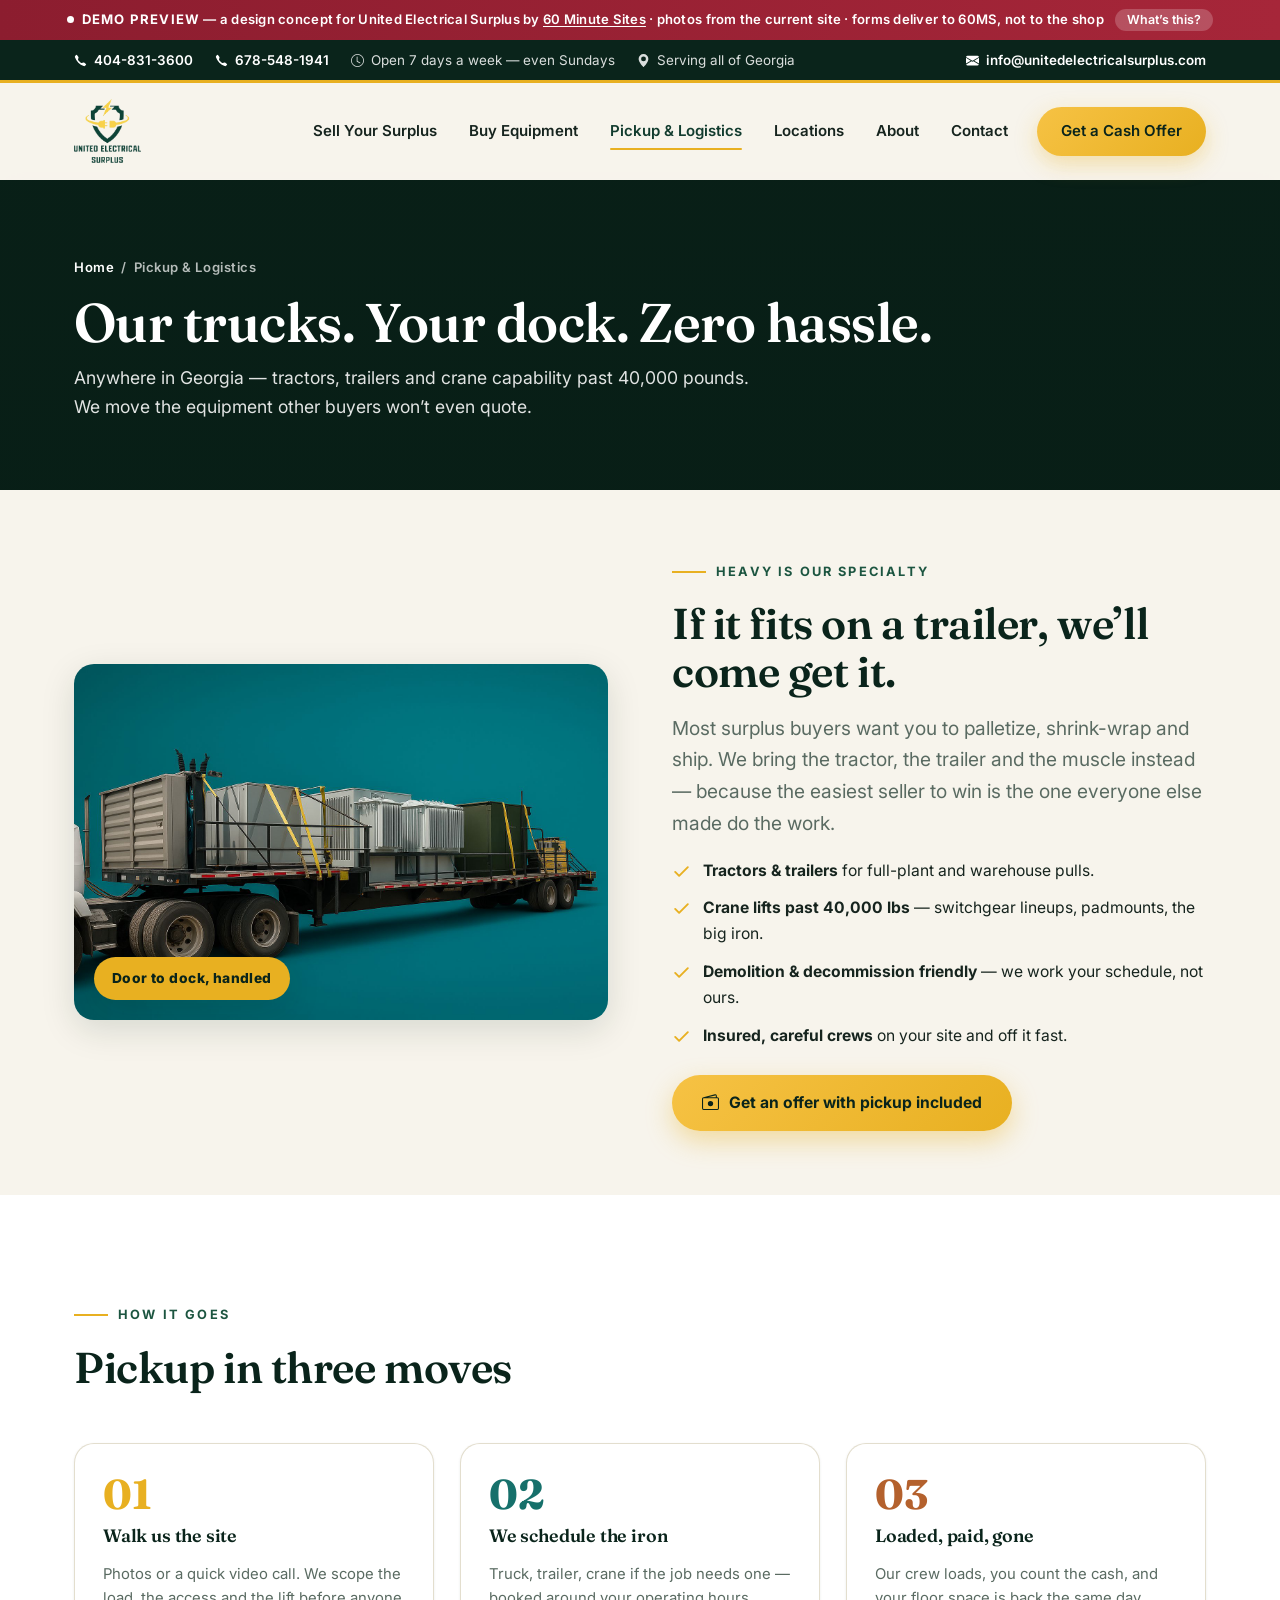
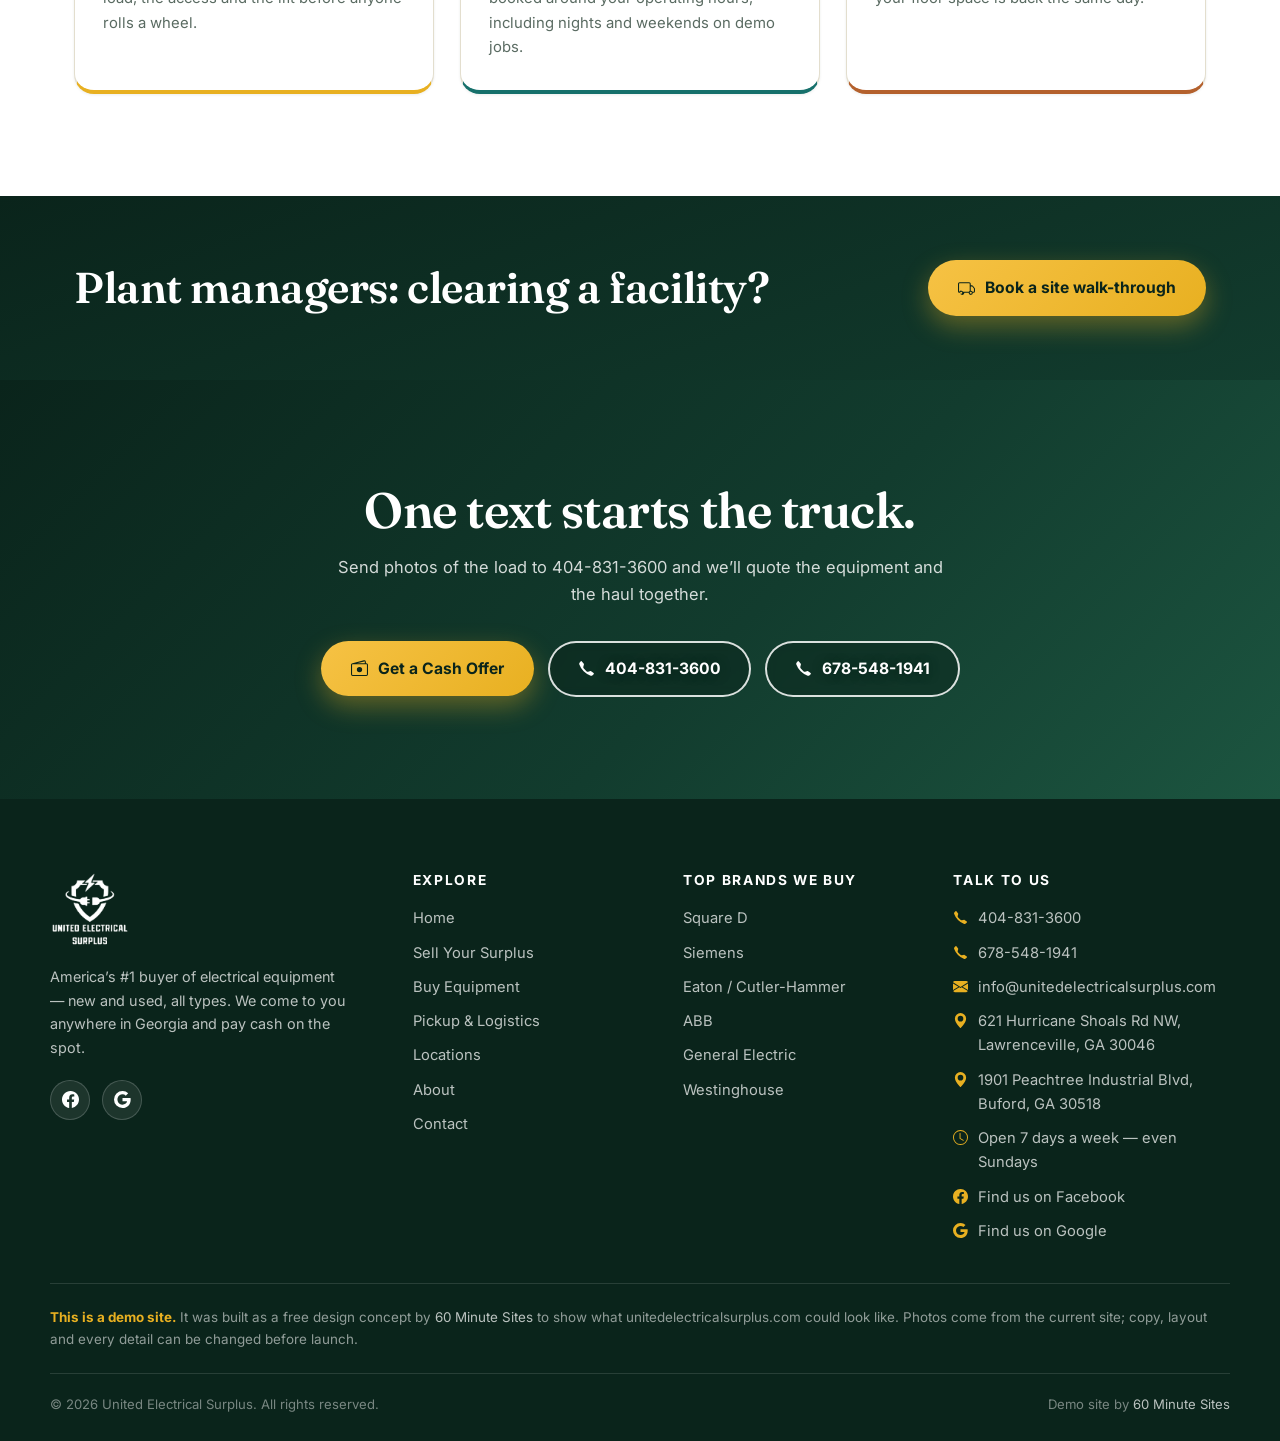
<file: pickup.html>
<!DOCTYPE html>
<html lang="en">
<head>
<meta charset="UTF-8">
<meta name="viewport" content="width=device-width, initial-scale=1.0">
<title>Equipment Pickup & Logistics | United Electrical Surplus</title>
<meta name="description" content="Tractors, trailers and crane lifts past 40,000 lbs. We pick up surplus electrical equipment on your site and pay cash on the spot. 404-831-3600.">
<link rel="canonical" href="https://unitedelectricalsurplus.com/pickup.html">
<link rel="icon" type="image/png" href="assets/img/logo.png">
<meta property="og:title" content="Equipment Pickup & Logistics | United Electrical Surplus">
<meta property="og:description" content="Tractors, trailers and crane lifts past 40,000 lbs. We pick up surplus electrical equipment on your site and pay cash on the spot. 404-831-3600.">
<meta property="og:type" content="website">
<meta property="og:image" content="https://unitedelectricalsurplus.com/assets/img/logo.jpg">
<link rel="preconnect" href="https://fonts.googleapis.com">
<link rel="preconnect" href="https://fonts.gstatic.com" crossorigin>
<link href="https://fonts.googleapis.com/css2?family=Fraunces:opsz,wght@9..144,500;9..144,600;9..144,700&family=Inter:wght@400;500;600;700;800&display=swap" rel="stylesheet">
<link rel="stylesheet" href="assets/css/main.css?v=4">
</head>
<body>

<!-- DEMO — delete this div, the .footer-demo block, section 5 of main.js and
     the .demo-bar/.demo-modal CSS when the site goes live. -->
<div class="demo-bar"><span class="demo-dot"></span><strong>DEMO PREVIEW</strong><span
  class="demo-tail"> &mdash; a design concept for United Electrical Surplus by
  <a href="https://60minutesites.com" target="_blank" rel="noopener">60&nbsp;Minute&nbsp;Sites</a>
  &middot; photos from the current site &middot; forms deliver to 60MS, not to the shop</span>
  <button type="button" data-demo-open>What&rsquo;s this?</button></div>

<div class="util-bar"><div class="wrap">
  <a href="tel:4048313600"><svg viewBox="0 0 16 16"><path d="M3.654 1.328a.678.678 0 0 0-1.015-.063L1.605 2.3c-.483.484-.661 1.169-.45 1.77a17.6 17.6 0 0 0 4.168 6.608 17.6 17.6 0 0 0 6.608 4.168c.601.211 1.286.033 1.77-.45l1.034-1.034a.678.678 0 0 0-.063-1.015l-2.307-1.794a.68.68 0 0 0-.58-.122l-2.19.547a1.75 1.75 0 0 1-1.657-.459L5.482 8.062a1.75 1.75 0 0 1-.46-1.657l.548-2.19a.68.68 0 0 0-.122-.58z"/></svg> 404-831-3600</a>
  <a href="tel:6785481941"><svg viewBox="0 0 16 16"><path d="M3.654 1.328a.678.678 0 0 0-1.015-.063L1.605 2.3c-.483.484-.661 1.169-.45 1.77a17.6 17.6 0 0 0 4.168 6.608 17.6 17.6 0 0 0 6.608 4.168c.601.211 1.286.033 1.77-.45l1.034-1.034a.678.678 0 0 0-.063-1.015l-2.307-1.794a.68.68 0 0 0-.58-.122l-2.19.547a1.75 1.75 0 0 1-1.657-.459L5.482 8.062a1.75 1.75 0 0 1-.46-1.657l.548-2.19a.68.68 0 0 0-.122-.58z"/></svg> 678-548-1941</a>
  <span class="util-hide"><svg viewBox="0 0 16 16"><path d="M8 3.5a.5.5 0 0 0-1 0V9a.5.5 0 0 0 .252.434l3.5 2a.5.5 0 0 0 .496-.868L8 8.71z"/><path d="M8 16A8 8 0 1 0 8 0a8 8 0 0 0 0 16m7-8A7 7 0 1 1 1 8a7 7 0 0 1 14 0"/></svg> Open 7 days a week — even Sundays</span>
  <span class="util-hide"><svg viewBox="0 0 16 16"><path d="M8 16s6-5.686 6-10A6 6 0 0 0 2 6c0 4.314 6 10 6 10m0-7a3 3 0 1 1 0-6 3 3 0 0 1 0 6"/></svg> Serving all of Georgia</span>
  <span class="util-spacer"></span>
  <a class="util-hide" href="mailto:info@unitedelectricalsurplus.com"><svg viewBox="0 0 16 16"><path d="M.05 3.555A2 2 0 0 1 2 2h12a2 2 0 0 1 1.95 1.555L8 8.414zM0 4.697v7.104l5.803-3.558zM6.761 8.83l-6.57 4.026A2 2 0 0 0 2 14h12a2 2 0 0 0 1.808-1.144l-6.57-4.027L8 9.586zm3.436-.586L16 11.801V4.697z"/></svg> info@unitedelectricalsurplus.com</a>
</div></div>

<header class="site-header"><div class="wrap nav-row">
  <a class="brand" href="index.html" aria-label="United Electrical Surplus &mdash; home">
    <img src="assets/img/logo.png" alt="United Electrical Surplus" width="791" height="754">
  </a>
  <button class="nav-burger" aria-label="Menu" aria-expanded="false"><svg viewBox="0 0 16 16"><path d="M2.5 12a.5.5 0 0 1 .5-.5h10a.5.5 0 0 1 0 1H3a.5.5 0 0 1-.5-.5m0-4a.5.5 0 0 1 .5-.5h10a.5.5 0 0 1 0 1H3a.5.5 0 0 1-.5-.5m0-4a.5.5 0 0 1 .5-.5h10a.5.5 0 0 1 0 1H3a.5.5 0 0 1-.5-.5"/></svg></button>
  <nav class="main-nav">
    <a href="sell.html">Sell Your Surplus</a>
    <a href="buy.html">Buy Equipment</a>
    <a href="pickup.html" class="active">Pickup & Logistics</a>
    <a href="locations.html">Locations</a>
    <a href="about.html">About</a>
    <a href="contact.html">Contact</a>
    <a class="btn-gold nav-cta" href="sell.html">Get a Cash Offer</a>
  </nav>
</div></header>

<div class="page-hero">
  <div class="wrap">
    <div class="crumbs"><a href="index.html">Home</a> &nbsp;/&nbsp; Pickup &amp; Logistics</div>
    <h1>Our trucks. Your dock. Zero hassle.</h1>
    <p>Anywhere in Georgia — tractors, trailers and crane capability past 40,000 pounds. We move the equipment other buyers won’t even quote.</p>
  </div>
</div>

<section class="tight">
  <div class="wrap split">
    <div class="split-img" data-reveal>
      <img src="assets/img/photos/truck-load.jpg" alt="Loaded flatbed trailer leaving a pickup" loading="lazy">
      <span class="split-badge">Door to dock, handled</span>
    </div>
    <div data-reveal>
      <div class="kicker">Heavy is our specialty</div>
      <h2>If it fits on a trailer, we&rsquo;ll come get it.</h2>
      <p class="lead">Most surplus buyers want you to palletize, shrink-wrap and ship. We bring the
      tractor, the trailer and the muscle instead &mdash; because the easiest seller to win is the one
      everyone else made do the work.</p>
      <ul class="checks">
        <li><svg viewBox="0 0 24 24"><path d="M4 12.5l5 5L20 6.5"/></svg><span><b>Tractors &amp; trailers</b> for full-plant and warehouse pulls.</span></li>
        <li><svg viewBox="0 0 24 24"><path d="M4 12.5l5 5L20 6.5"/></svg><span><b>Crane lifts past 40,000&nbsp;lbs</b> &mdash; switchgear lineups, padmounts, the big iron.</span></li>
        <li><svg viewBox="0 0 24 24"><path d="M4 12.5l5 5L20 6.5"/></svg><span><b>Demolition &amp; decommission friendly</b> &mdash; we work your schedule, not ours.</span></li>
        <li><svg viewBox="0 0 24 24"><path d="M4 12.5l5 5L20 6.5"/></svg><span><b>Insured, careful crews</b> on your site and off it fast.</span></li>
      </ul>
      <a class="btn btn-gold" href="sell.html"><svg viewBox="0 0 16 16"><path d="M12.136.326A1.5 1.5 0 0 1 14 1.78V3h.5A1.5 1.5 0 0 1 16 4.5v9a1.5 1.5 0 0 1-1.5 1.5h-13A1.5 1.5 0 0 1 0 13.5v-9a1.5 1.5 0 0 1 1.432-1.499zM5.562 3H13V1.78a.5.5 0 0 0-.621-.484zM1.5 4a.5.5 0 0 0-.5.5v9a.5.5 0 0 0 .5.5h13a.5.5 0 0 0 .5-.5v-9a.5.5 0 0 0-.5-.5z"/><path d="M8 11.5a2.5 2.5 0 1 0 0-5 2.5 2.5 0 0 0 0 5"/></svg> Get an offer with pickup included</a>
    </div>
  </div>
</section>

<section style="background:var(--white)">
  <div class="wrap">
    <div class="section-head" data-reveal>
      <div class="kicker">How it goes</div>
      <h2>Pickup in three moves</h2>
    </div>
    <div class="steps">
      <div class="step" data-reveal><h3>Walk us the site</h3><p>Photos or a quick video call. We scope the load, the access and the lift
      before anyone rolls a wheel.</p></div>
      <div class="step" data-reveal><h3>We schedule the iron</h3><p>Truck, trailer, crane if the job needs one &mdash; booked around your
      operating hours, including nights and weekends on demo jobs.</p></div>
      <div class="step" data-reveal><h3>Loaded, paid, gone</h3><p>Our crew loads, you count the cash, and your floor space is back
      the same day.</p></div>
    </div>
  </div>
</section>

<section class="band-dark tight">
  <div class="wrap" data-reveal style="display:flex;align-items:center;gap:26px 44px;flex-wrap:wrap">
    <h2 style="margin:0;flex:1;min-width:280px">Plant managers: clearing a facility?</h2>
    <a class="btn btn-gold" href="contact.html"><svg viewBox="0 0 16 16"><path d="M0 3.5A1.5 1.5 0 0 1 1.5 2h9A1.5 1.5 0 0 1 12 3.5V5h1.02a1.5 1.5 0 0 1 1.17.563l1.481 1.85a1.5 1.5 0 0 1 .329.938V10.5a1.5 1.5 0 0 1-1.5 1.5H14a2 2 0 1 1-4 0H6a2 2 0 1 1-3.998-.085A1.5 1.5 0 0 1 0 10.5zm1.294 7.456A2 2 0 0 1 4.732 11h5.536a2 2 0 0 1 .732-.732V3.5a.5.5 0 0 0-.5-.5h-9a.5.5 0 0 0-.5.5v7a.5.5 0 0 0 .294.456M12 10a2 2 0 0 1 1.732 1h.768a.5.5 0 0 0 .5-.5V8.35a.5.5 0 0 0-.11-.312l-1.48-1.85A.5.5 0 0 0 13.02 6H12zm-9 1a1 1 0 1 0 0 2 1 1 0 0 0 0-2m9 0a1 1 0 1 0 0 2 1 1 0 0 0 0-2"/></svg> Book a site walk-through</a>
  </div>
</section>

<section class="cta-band">
  <div class="wrap" data-reveal>
    <h2>One text starts the truck.</h2>
    <p>Send photos of the load to 404-831-3600 and we&rsquo;ll quote the equipment and the haul together.</p>
    <div class="hero-ctas">
      <a class="btn btn-gold" href="sell.html"><svg viewBox="0 0 16 16"><path d="M12.136.326A1.5 1.5 0 0 1 14 1.78V3h.5A1.5 1.5 0 0 1 16 4.5v9a1.5 1.5 0 0 1-1.5 1.5h-13A1.5 1.5 0 0 1 0 13.5v-9a1.5 1.5 0 0 1 1.432-1.499zM5.562 3H13V1.78a.5.5 0 0 0-.621-.484zM1.5 4a.5.5 0 0 0-.5.5v9a.5.5 0 0 0 .5.5h13a.5.5 0 0 0 .5-.5v-9a.5.5 0 0 0-.5-.5z"/><path d="M8 11.5a2.5 2.5 0 1 0 0-5 2.5 2.5 0 0 0 0 5"/></svg> Get a Cash Offer</a>
      <a class="btn btn-ghost" href="tel:4048313600"><svg viewBox="0 0 16 16"><path d="M3.654 1.328a.678.678 0 0 0-1.015-.063L1.605 2.3c-.483.484-.661 1.169-.45 1.77a17.6 17.6 0 0 0 4.168 6.608 17.6 17.6 0 0 0 6.608 4.168c.601.211 1.286.033 1.77-.45l1.034-1.034a.678.678 0 0 0-.063-1.015l-2.307-1.794a.68.68 0 0 0-.58-.122l-2.19.547a1.75 1.75 0 0 1-1.657-.459L5.482 8.062a1.75 1.75 0 0 1-.46-1.657l.548-2.19a.68.68 0 0 0-.122-.58z"/></svg> 404-831-3600</a>
      <a class="btn btn-ghost" href="tel:6785481941"><svg viewBox="0 0 16 16"><path d="M3.654 1.328a.678.678 0 0 0-1.015-.063L1.605 2.3c-.483.484-.661 1.169-.45 1.77a17.6 17.6 0 0 0 4.168 6.608 17.6 17.6 0 0 0 6.608 4.168c.601.211 1.286.033 1.77-.45l1.034-1.034a.678.678 0 0 0-.063-1.015l-2.307-1.794a.68.68 0 0 0-.58-.122l-2.19.547a1.75 1.75 0 0 1-1.657-.459L5.482 8.062a1.75 1.75 0 0 1-.46-1.657l.548-2.19a.68.68 0 0 0-.122-.58z"/></svg> 678-548-1941</a>
    </div>
  </div>
</section>

<footer class="site-footer">
  <div class="wrap footer-main">
    <div class="footer-brand">
      <img src="assets/img/logo-white.png" alt="United Electrical Surplus" width="454" height="405">
      <p>America&rsquo;s #1 buyer of electrical equipment &mdash; new and used, all types. We come to you anywhere in
      Georgia and pay cash on the spot.</p>
      <div class="footer-social">
        <a href="https://www.facebook.com/groups/417309805544906/posts/1745200596089147/" target="_blank" rel="noopener" aria-label="Facebook"><svg viewBox="0 0 16 16"><path d="M16 8.049c0-4.446-3.582-8.05-8-8.05C3.58 0-.002 3.603-.002 8.05c0 4.017 2.926 7.347 6.75 7.951v-5.625h-2.03V8.05H6.75V6.275c0-2.017 1.195-3.131 3.022-3.131.876 0 1.791.157 1.791.157v1.98h-1.009c-.993 0-1.303.621-1.303 1.258v1.51h2.218l-.354 2.326H9.25V16c3.824-.604 6.75-3.934 6.75-7.951"/></svg></a>
        <a href="https://maps.google.com/?cid=3954105873428335092" target="_blank" rel="noopener" aria-label="Google Business Profile"><svg viewBox="0 0 16 16"><path d="M15.545 6.558a9.4 9.4 0 0 1 .139 1.626c0 2.434-.87 4.492-2.384 5.885h.002C11.978 15.292 10.158 16 8 16A8 8 0 1 1 8 0a7.7 7.7 0 0 1 5.352 2.082l-2.284 2.284A4.35 4.35 0 0 0 8 3.166c-2.087 0-3.86 1.408-4.492 3.304a4.8 4.8 0 0 0 0 3.063h.003c.635 1.893 2.405 3.301 4.492 3.301 1.078 0 2.004-.276 2.722-.764h-.003a3.7 3.7 0 0 0 1.599-2.431H8v-3.08z"/></svg></a>
      </div>
    </div>
    <div class="footer-nav">
      <h4>Explore</h4>
      <ul>
      <li><a href="index.html">Home</a></li>
      <li><a href="sell.html">Sell Your Surplus</a></li>
      <li><a href="buy.html">Buy Equipment</a></li>
      <li><a href="pickup.html">Pickup & Logistics</a></li>
      <li><a href="locations.html">Locations</a></li>
      <li><a href="about.html">About</a></li>
      <li><a href="contact.html">Contact</a></li>
      </ul>
    </div>
    <div class="footer-nav">
      <h4>Top brands we buy</h4>
      <ul>
        <li>Square&nbsp;D</li>
        <li>Siemens</li>
        <li>Eaton / Cutler-Hammer</li>
        <li>ABB</li>
        <li>General Electric</li>
        <li>Westinghouse</li>
      </ul>
    </div>
    <div class="footer-contact">
      <h4>Talk to us</h4>
      <ul>
        <li><svg viewBox="0 0 16 16"><path d="M3.654 1.328a.678.678 0 0 0-1.015-.063L1.605 2.3c-.483.484-.661 1.169-.45 1.77a17.6 17.6 0 0 0 4.168 6.608 17.6 17.6 0 0 0 6.608 4.168c.601.211 1.286.033 1.77-.45l1.034-1.034a.678.678 0 0 0-.063-1.015l-2.307-1.794a.68.68 0 0 0-.58-.122l-2.19.547a1.75 1.75 0 0 1-1.657-.459L5.482 8.062a1.75 1.75 0 0 1-.46-1.657l.548-2.19a.68.68 0 0 0-.122-.58z"/></svg> <a href="tel:4048313600">404-831-3600</a></li>
        <li><svg viewBox="0 0 16 16"><path d="M3.654 1.328a.678.678 0 0 0-1.015-.063L1.605 2.3c-.483.484-.661 1.169-.45 1.77a17.6 17.6 0 0 0 4.168 6.608 17.6 17.6 0 0 0 6.608 4.168c.601.211 1.286.033 1.77-.45l1.034-1.034a.678.678 0 0 0-.063-1.015l-2.307-1.794a.68.68 0 0 0-.58-.122l-2.19.547a1.75 1.75 0 0 1-1.657-.459L5.482 8.062a1.75 1.75 0 0 1-.46-1.657l.548-2.19a.68.68 0 0 0-.122-.58z"/></svg> <a href="tel:6785481941">678-548-1941</a></li>
        <li><svg viewBox="0 0 16 16"><path d="M.05 3.555A2 2 0 0 1 2 2h12a2 2 0 0 1 1.95 1.555L8 8.414zM0 4.697v7.104l5.803-3.558zM6.761 8.83l-6.57 4.026A2 2 0 0 0 2 14h12a2 2 0 0 0 1.808-1.144l-6.57-4.027L8 9.586zm3.436-.586L16 11.801V4.697z"/></svg> <a href="mailto:info@unitedelectricalsurplus.com">info@unitedelectricalsurplus.com</a></li>
        <li><svg viewBox="0 0 16 16"><path d="M8 16s6-5.686 6-10A6 6 0 0 0 2 6c0 4.314 6 10 6 10m0-7a3 3 0 1 1 0-6 3 3 0 0 1 0 6"/></svg> <span>621 Hurricane Shoals Rd NW, Lawrenceville, GA 30046</span></li>
        <li><svg viewBox="0 0 16 16"><path d="M8 16s6-5.686 6-10A6 6 0 0 0 2 6c0 4.314 6 10 6 10m0-7a3 3 0 1 1 0-6 3 3 0 0 1 0 6"/></svg> <span>1901 Peachtree Industrial Blvd, Buford, GA 30518</span></li>
        <li><svg viewBox="0 0 16 16"><path d="M8 3.5a.5.5 0 0 0-1 0V9a.5.5 0 0 0 .252.434l3.5 2a.5.5 0 0 0 .496-.868L8 8.71z"/><path d="M8 16A8 8 0 1 0 8 0a8 8 0 0 0 0 16m7-8A7 7 0 1 1 1 8a7 7 0 0 1 14 0"/></svg> <span>Open 7 days a week — even Sundays</span></li>
        <li><svg viewBox="0 0 16 16"><path d="M16 8.049c0-4.446-3.582-8.05-8-8.05C3.58 0-.002 3.603-.002 8.05c0 4.017 2.926 7.347 6.75 7.951v-5.625h-2.03V8.05H6.75V6.275c0-2.017 1.195-3.131 3.022-3.131.876 0 1.791.157 1.791.157v1.98h-1.009c-.993 0-1.303.621-1.303 1.258v1.51h2.218l-.354 2.326H9.25V16c3.824-.604 6.75-3.934 6.75-7.951"/></svg> <a href="https://www.facebook.com/groups/417309805544906/posts/1745200596089147/" target="_blank" rel="noopener">Find us on Facebook</a></li>
        <li><svg viewBox="0 0 16 16"><path d="M15.545 6.558a9.4 9.4 0 0 1 .139 1.626c0 2.434-.87 4.492-2.384 5.885h.002C11.978 15.292 10.158 16 8 16A8 8 0 1 1 8 0a7.7 7.7 0 0 1 5.352 2.082l-2.284 2.284A4.35 4.35 0 0 0 8 3.166c-2.087 0-3.86 1.408-4.492 3.304a4.8 4.8 0 0 0 0 3.063h.003c.635 1.893 2.405 3.301 4.492 3.301 1.078 0 2.004-.276 2.722-.764h-.003a3.7 3.7 0 0 0 1.599-2.431H8v-3.08z"/></svg> <a href="https://maps.google.com/?cid=3954105873428335092" target="_blank" rel="noopener">Find us on Google</a></li>
      </ul>
    </div>
  </div>

  <!-- DEMO — delete this block when the site goes live. -->
  <div class="wrap footer-demo"><b>This is a demo site.</b> It was built as a free design
  concept by <a href="https://60minutesites.com" target="_blank" rel="noopener">60 Minute Sites</a>
  to show what unitedelectricalsurplus.com could look like. Photos come from the current site;
  copy, layout and every detail can be changed before launch.</div>

  <div class="wrap footer-base">
    <span>&copy; 2026 United Electrical Surplus. All rights reserved.</span>
    <span>Demo site by <a href="https://60minutesites.com" target="_blank" rel="noopener">60 Minute Sites</a></span>
  </div>
</footer>

<script src="assets/js/main.js?v=4"></script>
</body>
</html>
</file>
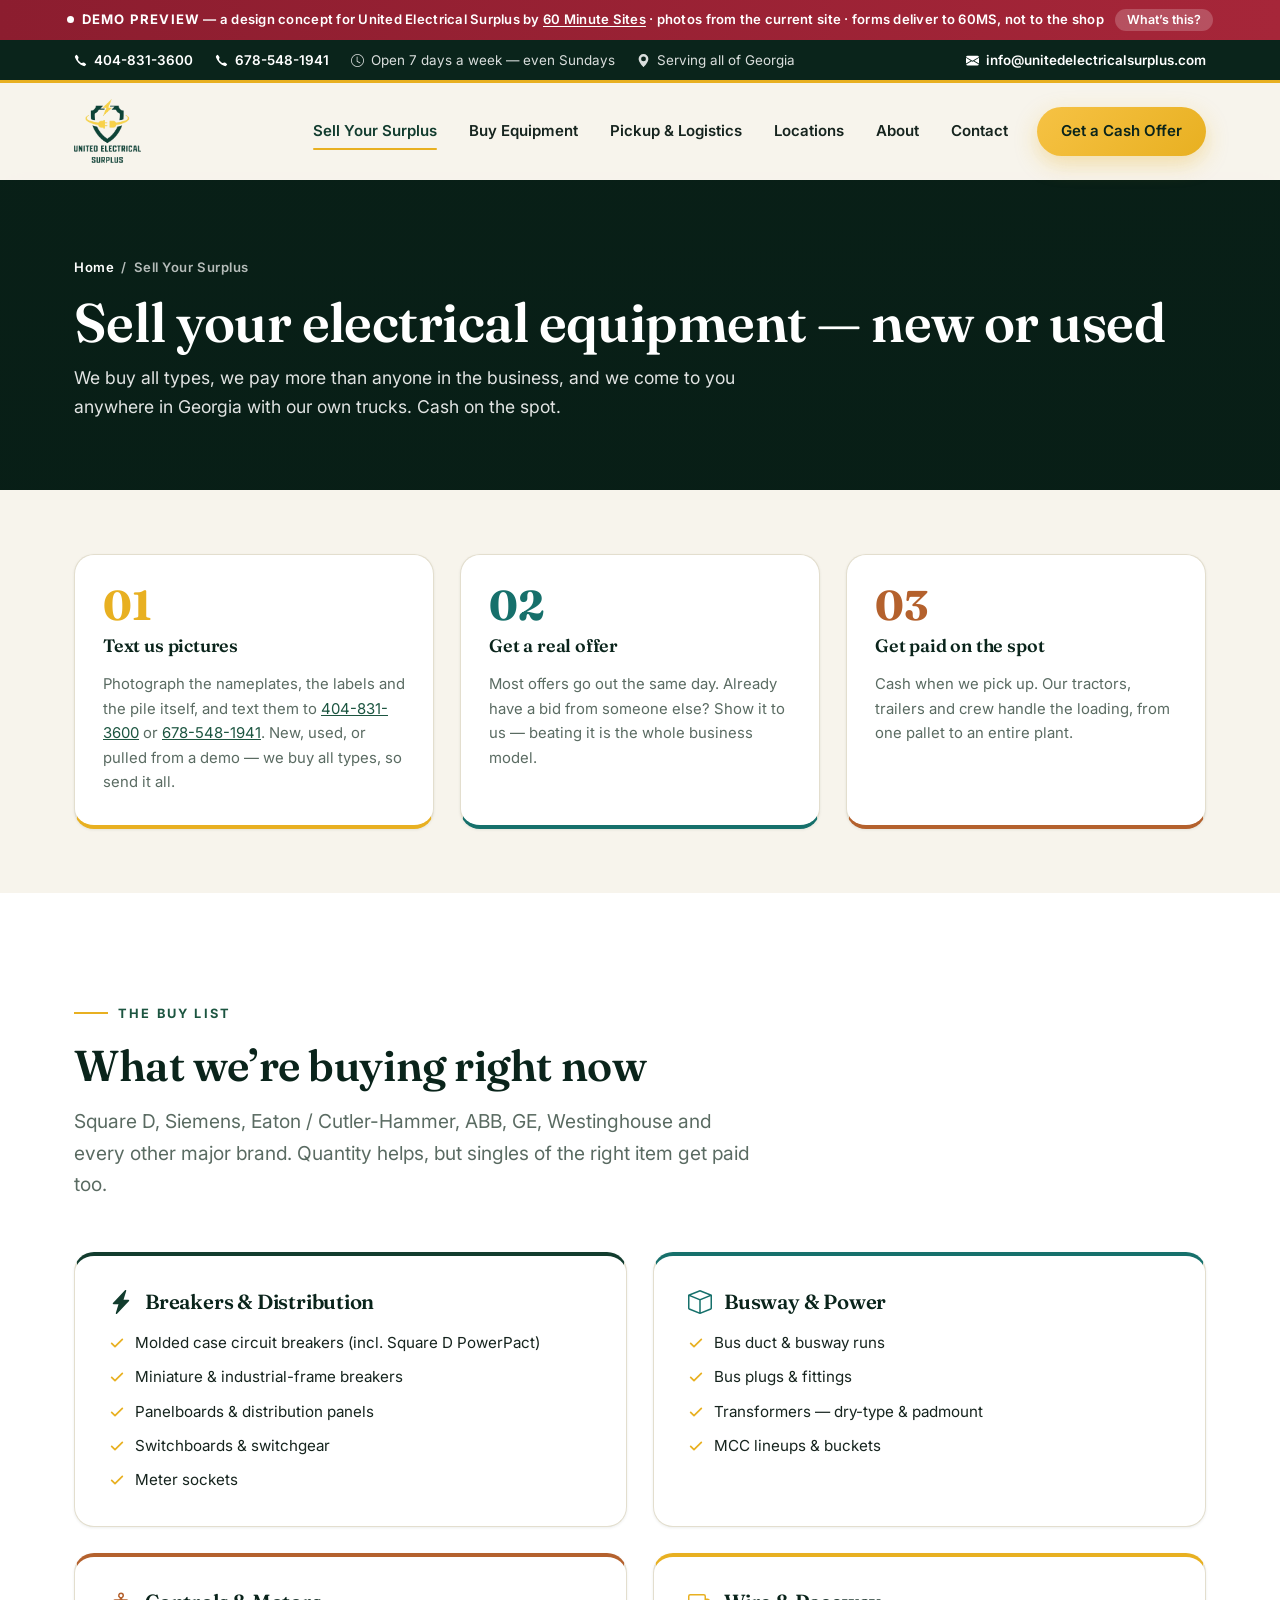
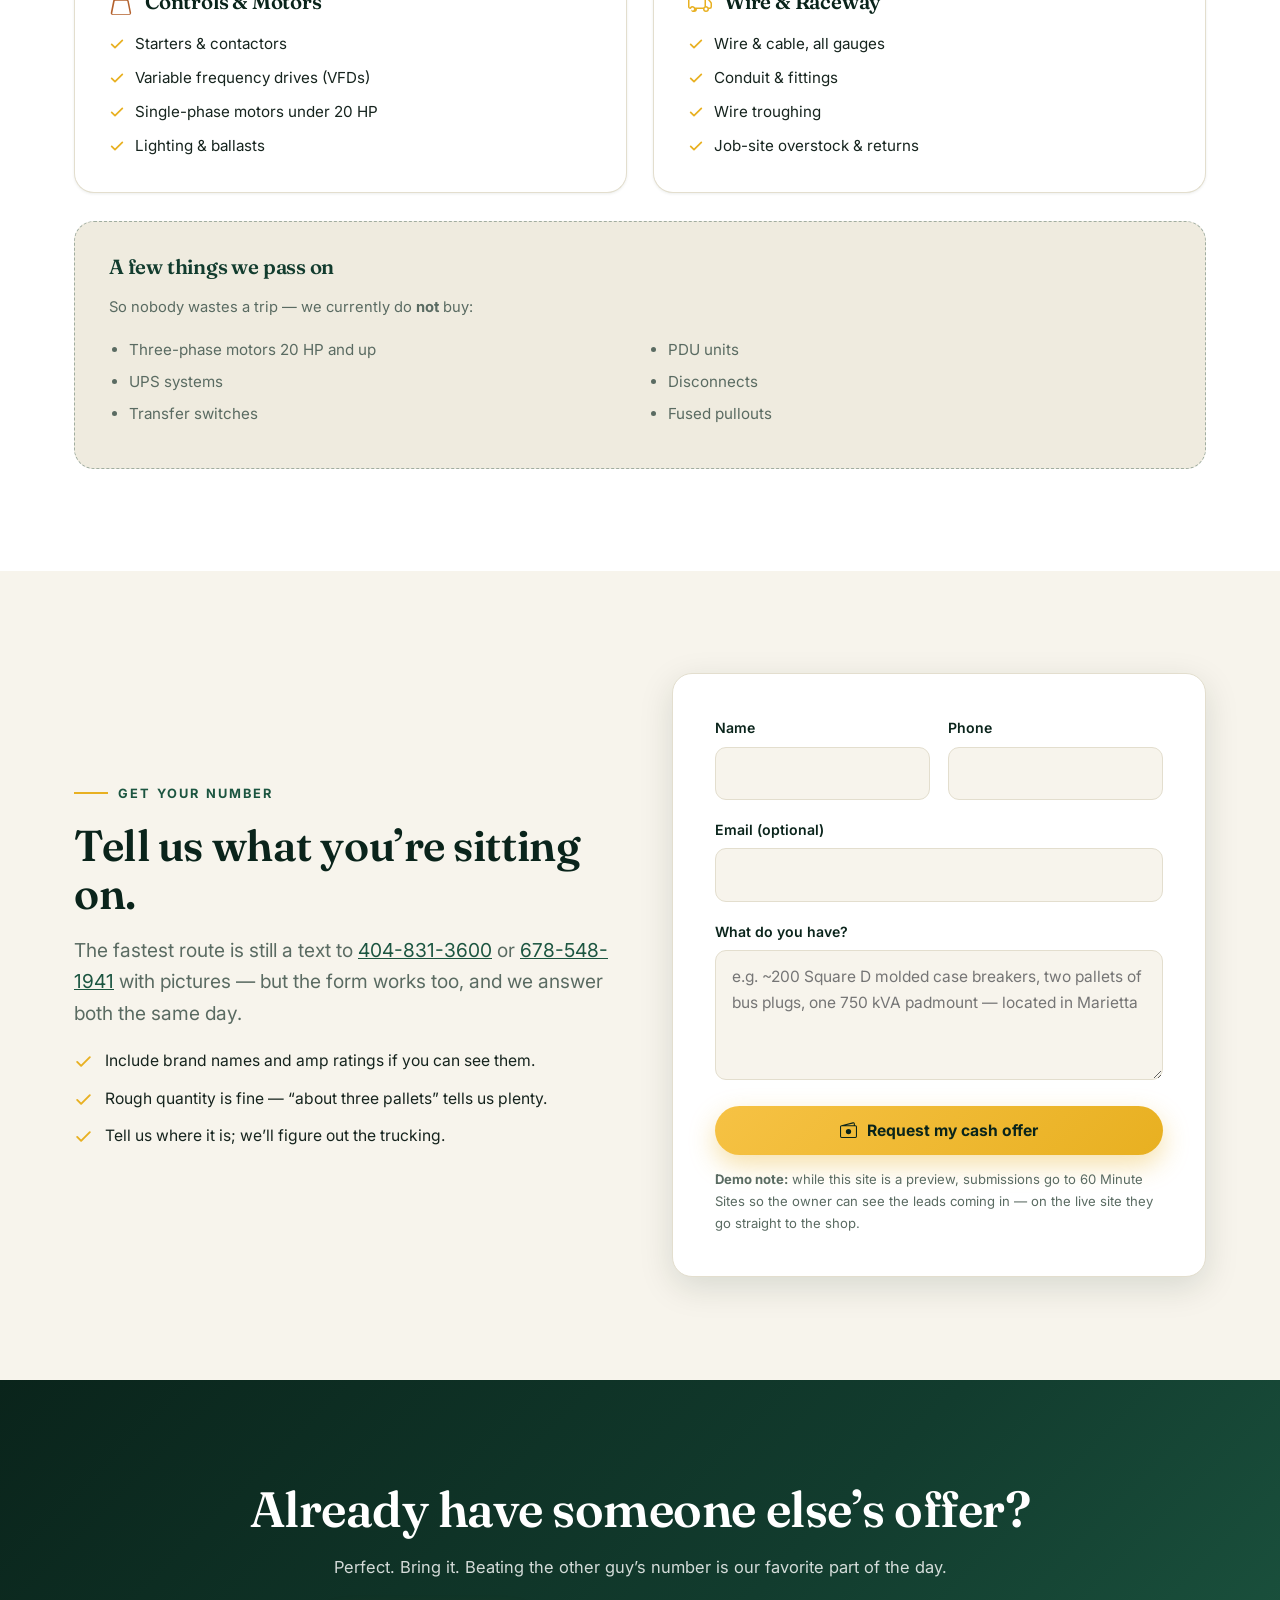
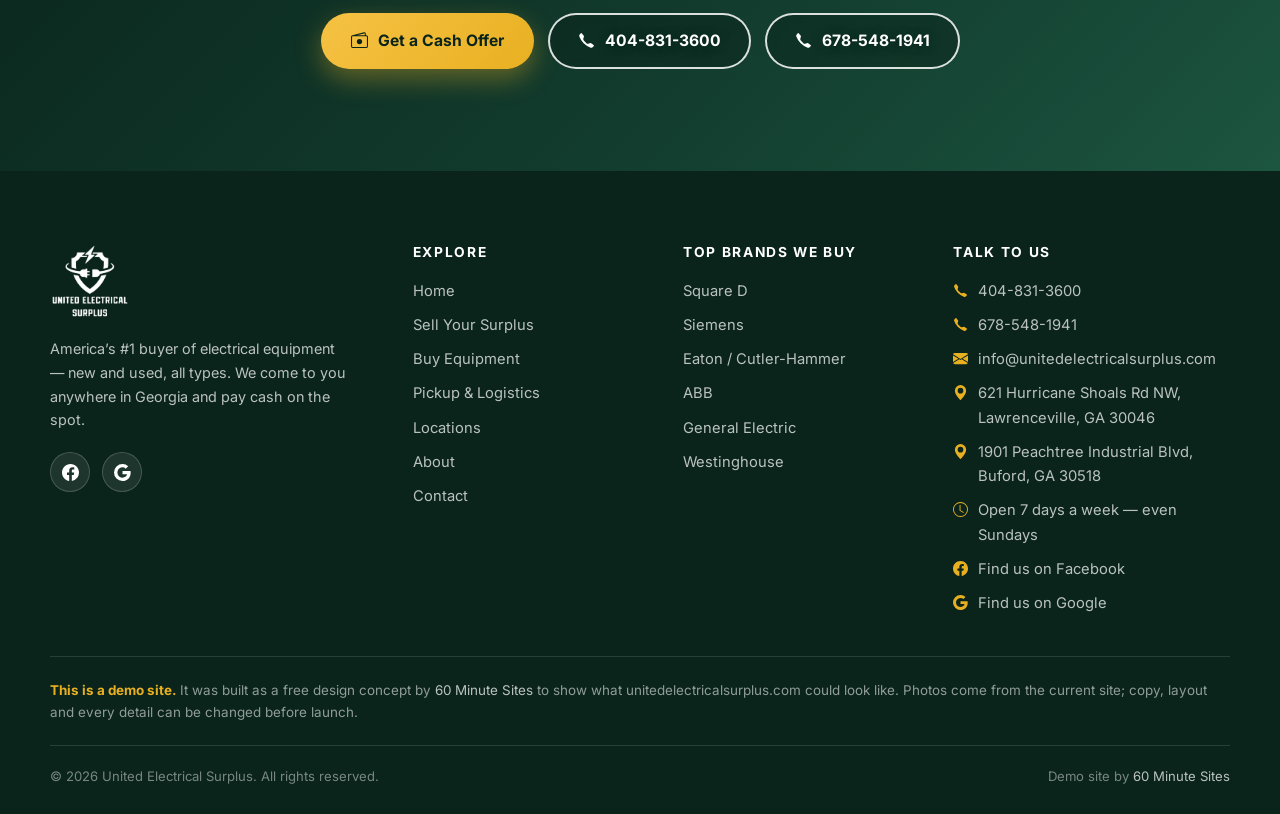
<file: sell.html>
<!DOCTYPE html>
<html lang="en">
<head>
<meta charset="UTF-8">
<meta name="viewport" content="width=device-width, initial-scale=1.0">
<title>Sell Surplus Electrical Equipment for Cash | United Electrical Surplus</title>
<meta name="description" content="We buy all types of electrical equipment, new and used — breakers, panelboards, switchgear, transformers, bus duct, motor controls. Statewide Georgia pickup. Text photos to 404-831-3600 or 678-548-1941 for a same-day cash offer.">
<link rel="canonical" href="https://unitedelectricalsurplus.com/sell.html">
<link rel="icon" type="image/png" href="assets/img/logo.png">
<meta property="og:title" content="Sell Surplus Electrical Equipment for Cash | United Electrical Surplus">
<meta property="og:description" content="We buy all types of electrical equipment, new and used — breakers, panelboards, switchgear, transformers, bus duct, motor controls. Statewide Georgia pickup. Text photos to 404-831-3600 or 678-548-1941 for a same-day cash offer.">
<meta property="og:type" content="website">
<meta property="og:image" content="https://unitedelectricalsurplus.com/assets/img/logo.jpg">
<link rel="preconnect" href="https://fonts.googleapis.com">
<link rel="preconnect" href="https://fonts.gstatic.com" crossorigin>
<link href="https://fonts.googleapis.com/css2?family=Fraunces:opsz,wght@9..144,500;9..144,600;9..144,700&family=Inter:wght@400;500;600;700;800&display=swap" rel="stylesheet">
<link rel="stylesheet" href="assets/css/main.css?v=4">
</head>
<body>

<!-- DEMO — delete this div, the .footer-demo block, section 5 of main.js and
     the .demo-bar/.demo-modal CSS when the site goes live. -->
<div class="demo-bar"><span class="demo-dot"></span><strong>DEMO PREVIEW</strong><span
  class="demo-tail"> &mdash; a design concept for United Electrical Surplus by
  <a href="https://60minutesites.com" target="_blank" rel="noopener">60&nbsp;Minute&nbsp;Sites</a>
  &middot; photos from the current site &middot; forms deliver to 60MS, not to the shop</span>
  <button type="button" data-demo-open>What&rsquo;s this?</button></div>

<div class="util-bar"><div class="wrap">
  <a href="tel:4048313600"><svg viewBox="0 0 16 16"><path d="M3.654 1.328a.678.678 0 0 0-1.015-.063L1.605 2.3c-.483.484-.661 1.169-.45 1.77a17.6 17.6 0 0 0 4.168 6.608 17.6 17.6 0 0 0 6.608 4.168c.601.211 1.286.033 1.77-.45l1.034-1.034a.678.678 0 0 0-.063-1.015l-2.307-1.794a.68.68 0 0 0-.58-.122l-2.19.547a1.75 1.75 0 0 1-1.657-.459L5.482 8.062a1.75 1.75 0 0 1-.46-1.657l.548-2.19a.68.68 0 0 0-.122-.58z"/></svg> 404-831-3600</a>
  <a href="tel:6785481941"><svg viewBox="0 0 16 16"><path d="M3.654 1.328a.678.678 0 0 0-1.015-.063L1.605 2.3c-.483.484-.661 1.169-.45 1.77a17.6 17.6 0 0 0 4.168 6.608 17.6 17.6 0 0 0 6.608 4.168c.601.211 1.286.033 1.77-.45l1.034-1.034a.678.678 0 0 0-.063-1.015l-2.307-1.794a.68.68 0 0 0-.58-.122l-2.19.547a1.75 1.75 0 0 1-1.657-.459L5.482 8.062a1.75 1.75 0 0 1-.46-1.657l.548-2.19a.68.68 0 0 0-.122-.58z"/></svg> 678-548-1941</a>
  <span class="util-hide"><svg viewBox="0 0 16 16"><path d="M8 3.5a.5.5 0 0 0-1 0V9a.5.5 0 0 0 .252.434l3.5 2a.5.5 0 0 0 .496-.868L8 8.71z"/><path d="M8 16A8 8 0 1 0 8 0a8 8 0 0 0 0 16m7-8A7 7 0 1 1 1 8a7 7 0 0 1 14 0"/></svg> Open 7 days a week — even Sundays</span>
  <span class="util-hide"><svg viewBox="0 0 16 16"><path d="M8 16s6-5.686 6-10A6 6 0 0 0 2 6c0 4.314 6 10 6 10m0-7a3 3 0 1 1 0-6 3 3 0 0 1 0 6"/></svg> Serving all of Georgia</span>
  <span class="util-spacer"></span>
  <a class="util-hide" href="mailto:info@unitedelectricalsurplus.com"><svg viewBox="0 0 16 16"><path d="M.05 3.555A2 2 0 0 1 2 2h12a2 2 0 0 1 1.95 1.555L8 8.414zM0 4.697v7.104l5.803-3.558zM6.761 8.83l-6.57 4.026A2 2 0 0 0 2 14h12a2 2 0 0 0 1.808-1.144l-6.57-4.027L8 9.586zm3.436-.586L16 11.801V4.697z"/></svg> info@unitedelectricalsurplus.com</a>
</div></div>

<header class="site-header"><div class="wrap nav-row">
  <a class="brand" href="index.html" aria-label="United Electrical Surplus &mdash; home">
    <img src="assets/img/logo.png" alt="United Electrical Surplus" width="791" height="754">
  </a>
  <button class="nav-burger" aria-label="Menu" aria-expanded="false"><svg viewBox="0 0 16 16"><path d="M2.5 12a.5.5 0 0 1 .5-.5h10a.5.5 0 0 1 0 1H3a.5.5 0 0 1-.5-.5m0-4a.5.5 0 0 1 .5-.5h10a.5.5 0 0 1 0 1H3a.5.5 0 0 1-.5-.5m0-4a.5.5 0 0 1 .5-.5h10a.5.5 0 0 1 0 1H3a.5.5 0 0 1-.5-.5"/></svg></button>
  <nav class="main-nav">
    <a href="sell.html" class="active">Sell Your Surplus</a>
    <a href="buy.html">Buy Equipment</a>
    <a href="pickup.html">Pickup & Logistics</a>
    <a href="locations.html">Locations</a>
    <a href="about.html">About</a>
    <a href="contact.html">Contact</a>
    <a class="btn-gold nav-cta" href="sell.html">Get a Cash Offer</a>
  </nav>
</div></header>

<div class="page-hero">
  <div class="wrap">
    <div class="crumbs"><a href="index.html">Home</a> &nbsp;/&nbsp; Sell Your Surplus</div>
    <h1>Sell your electrical equipment — new or used</h1>
    <p>We buy all types, we pay more than anyone in the business, and we come to you anywhere in Georgia with our own trucks. Cash on the spot.</p>
  </div>
</div>

<section class="tight">
  <div class="wrap">
    <div class="steps">
      <div class="step" data-reveal><h3>Text us pictures</h3><p>Photograph the nameplates, the labels and the pile itself, and text them to
      <a href="sms:4048313600">404-831-3600</a> or
      <a href="tel:6785481941">678-548-1941</a>. New, used, or pulled from a
      demo &mdash; we buy all types, so send it all.</p></div>
      <div class="step" data-reveal><h3>Get a real offer</h3><p>Most offers go out the same day. Already have a bid from someone else?
      Show it to us &mdash; beating it is the whole business model.</p></div>
      <div class="step" data-reveal><h3>Get paid on the spot</h3><p>Cash when we pick up. Our tractors, trailers and crew handle the loading,
      from one pallet to an entire plant.</p></div>
    </div>
  </div>
</section>

<section style="background:var(--white)">
  <div class="wrap">
    <div class="section-head" data-reveal>
      <div class="kicker">The buy list</div>
      <h2>What we&rsquo;re buying right now</h2>
      <p class="lead">Square&nbsp;D, Siemens, Eaton / Cutler-Hammer, ABB, GE, Westinghouse and every
      other major brand. Quantity helps, but singles of the right item get paid too.</p>
    </div>
    <div class="panel-grid">
      <div class="panel" data-reveal>
        <h3><svg viewBox="0 0 16 16"><path d="M11.251.068a.5.5 0 0 1 .227.58L9.677 6.5H13a.5.5 0 0 1 .364.843l-8 8.5a.5.5 0 0 1-.842-.49L6.323 9.5H3a.5.5 0 0 1-.364-.843l8-8.5a.5.5 0 0 1 .615-.09z"/></svg> Breakers &amp; Distribution</h3>
        <ul>
          <li><svg viewBox="0 0 24 24"><path d="M4 12.5l5 5L20 6.5"/></svg><span>Molded case circuit breakers (incl. Square&nbsp;D PowerPact)</span></li>
          <li><svg viewBox="0 0 24 24"><path d="M4 12.5l5 5L20 6.5"/></svg><span>Miniature &amp; industrial-frame breakers</span></li>
          <li><svg viewBox="0 0 24 24"><path d="M4 12.5l5 5L20 6.5"/></svg><span>Panelboards &amp; distribution panels</span></li>
          <li><svg viewBox="0 0 24 24"><path d="M4 12.5l5 5L20 6.5"/></svg><span>Switchboards &amp; switchgear</span></li>
          <li><svg viewBox="0 0 24 24"><path d="M4 12.5l5 5L20 6.5"/></svg><span>Meter sockets</span></li>
        </ul>
      </div>
      <div class="panel" data-reveal>
        <h3><svg viewBox="0 0 16 16"><path d="M8.186 1.113a.5.5 0 0 0-.372 0L1.846 3.5 8 5.961 14.154 3.5zM15 4.239l-6.5 2.6v7.922l6.5-2.6V4.24zM7.5 14.762V6.838L1 4.239v7.923zM7.443.184a1.5 1.5 0 0 1 1.114 0l7.129 2.852A.5.5 0 0 1 16 3.5v8.662a1 1 0 0 1-.629.928l-7.185 2.874a.5.5 0 0 1-.372 0L.63 13.09a1 1 0 0 1-.63-.928V3.5a.5.5 0 0 1 .314-.464z"/></svg> Busway &amp; Power</h3>
        <ul>
          <li><svg viewBox="0 0 24 24"><path d="M4 12.5l5 5L20 6.5"/></svg><span>Bus duct &amp; busway runs</span></li>
          <li><svg viewBox="0 0 24 24"><path d="M4 12.5l5 5L20 6.5"/></svg><span>Bus plugs &amp; fittings</span></li>
          <li><svg viewBox="0 0 24 24"><path d="M4 12.5l5 5L20 6.5"/></svg><span>Transformers &mdash; dry-type &amp; padmount</span></li>
          <li><svg viewBox="0 0 24 24"><path d="M4 12.5l5 5L20 6.5"/></svg><span>MCC lineups &amp; buckets</span></li>
        </ul>
      </div>
      <div class="panel" data-reveal>
        <h3><svg viewBox="0 0 16 16"><path d="M8 1a2 2 0 0 1 2 2c0 .73-.39 1.37-.975 1.72A.5.5 0 0 0 9 5.5h2.72a1.5 1.5 0 0 1 1.47 1.206l1.6 8A1.5 1.5 0 0 1 13.32 16H2.68a1.5 1.5 0 0 1-1.47-1.794l1.6-8A1.5 1.5 0 0 1 4.28 5.5H7a.5.5 0 0 0-.025-.78A2 2 0 0 1 8 1m0 1a1 1 0 0 0-1 1c0 .55.45 1 1 1s1-.45 1-1a1 1 0 0 0-1-1M4.28 6.5a.5.5 0 0 0-.49.402l-1.6 8a.5.5 0 0 0 .49.598h10.64a.5.5 0 0 0 .49-.598l-1.6-8a.5.5 0 0 0-.49-.402z"/></svg> Controls &amp; Motors</h3>
        <ul>
          <li><svg viewBox="0 0 24 24"><path d="M4 12.5l5 5L20 6.5"/></svg><span>Starters &amp; contactors</span></li>
          <li><svg viewBox="0 0 24 24"><path d="M4 12.5l5 5L20 6.5"/></svg><span>Variable frequency drives (VFDs)</span></li>
          <li><svg viewBox="0 0 24 24"><path d="M4 12.5l5 5L20 6.5"/></svg><span>Single-phase motors under 20&nbsp;HP</span></li>
          <li><svg viewBox="0 0 24 24"><path d="M4 12.5l5 5L20 6.5"/></svg><span>Lighting &amp; ballasts</span></li>
        </ul>
      </div>
      <div class="panel" data-reveal>
        <h3><svg viewBox="0 0 16 16"><path d="M0 3.5A1.5 1.5 0 0 1 1.5 2h9A1.5 1.5 0 0 1 12 3.5V5h1.02a1.5 1.5 0 0 1 1.17.563l1.481 1.85a1.5 1.5 0 0 1 .329.938V10.5a1.5 1.5 0 0 1-1.5 1.5H14a2 2 0 1 1-4 0H6a2 2 0 1 1-3.998-.085A1.5 1.5 0 0 1 0 10.5zm1.294 7.456A2 2 0 0 1 4.732 11h5.536a2 2 0 0 1 .732-.732V3.5a.5.5 0 0 0-.5-.5h-9a.5.5 0 0 0-.5.5v7a.5.5 0 0 0 .294.456M12 10a2 2 0 0 1 1.732 1h.768a.5.5 0 0 0 .5-.5V8.35a.5.5 0 0 0-.11-.312l-1.48-1.85A.5.5 0 0 0 13.02 6H12zm-9 1a1 1 0 1 0 0 2 1 1 0 0 0 0-2m9 0a1 1 0 1 0 0 2 1 1 0 0 0 0-2"/></svg> Wire &amp; Raceway</h3>
        <ul>
          <li><svg viewBox="0 0 24 24"><path d="M4 12.5l5 5L20 6.5"/></svg><span>Wire &amp; cable, all gauges</span></li>
          <li><svg viewBox="0 0 24 24"><path d="M4 12.5l5 5L20 6.5"/></svg><span>Conduit &amp; fittings</span></li>
          <li><svg viewBox="0 0 24 24"><path d="M4 12.5l5 5L20 6.5"/></svg><span>Wire troughing</span></li>
          <li><svg viewBox="0 0 24 24"><path d="M4 12.5l5 5L20 6.5"/></svg><span>Job-site overstock &amp; returns</span></li>
        </ul>
      </div>
    </div>

    <div style="margin-top:28px" class="no-buy" data-reveal>
      <h3>A few things we pass on</h3>
      <p style="font-size:0.92rem;color:var(--muted)">So nobody wastes a trip &mdash; we currently do <b>not</b> buy:</p>
      <ul>
        <li>Three-phase motors 20&nbsp;HP and up</li>
        <li>UPS systems</li>
        <li>Transfer switches</li>
        <li>PDU units</li>
        <li>Disconnects</li>
        <li>Fused pullouts</li>
      </ul>
    </div>
  </div>
</section>

<section id="offer">
  <div class="wrap split">
    <div data-reveal>
      <div class="kicker">Get your number</div>
      <h2>Tell us what you&rsquo;re sitting on.</h2>
      <p class="lead">The fastest route is still a text to
      <a href="sms:4048313600">404-831-3600</a> or
      <a href="tel:6785481941">678-548-1941</a> with pictures &mdash; but the form
      works too, and we answer both the same day.</p>
      <ul class="checks">
        <li><svg viewBox="0 0 24 24"><path d="M4 12.5l5 5L20 6.5"/></svg><span>Include brand names and amp ratings if you can see them.</span></li>
        <li><svg viewBox="0 0 24 24"><path d="M4 12.5l5 5L20 6.5"/></svg><span>Rough quantity is fine &mdash; &ldquo;about three pallets&rdquo; tells us plenty.</span></li>
        <li><svg viewBox="0 0 24 24"><path d="M4 12.5l5 5L20 6.5"/></svg><span>Tell us where it is; we&rsquo;ll figure out the trucking.</span></li>
      </ul>
    </div>
    <div class="form-card" data-reveal>
      <form name="cash-offer" method="POST" data-netlify="true" action="thank-you.html">
        <input type="hidden" name="form-name" value="cash-offer">
        <input type="hidden" name="source" value="United Electrical Surplus demo — sell page">
        <div class="form-grid">
          <div><label for="s-name">Name</label><input id="s-name" name="name" type="text" required autocomplete="name"></div>
          <div><label for="s-phone">Phone</label><input id="s-phone" name="phone" type="tel" required autocomplete="tel"></div>
          <div class="full"><label for="s-email">Email (optional)</label><input id="s-email" name="email" type="email" autocomplete="email"></div>
          <div class="full"><label for="s-what">What do you have?</label><textarea id="s-what" name="details" required placeholder="e.g. ~200 Square D molded case breakers, two pallets of bus plugs, one 750 kVA padmount — located in Marietta"></textarea></div>
          <div class="full"><button class="btn btn-gold" type="submit" style="width:100%"><svg viewBox="0 0 16 16"><path d="M12.136.326A1.5 1.5 0 0 1 14 1.78V3h.5A1.5 1.5 0 0 1 16 4.5v9a1.5 1.5 0 0 1-1.5 1.5h-13A1.5 1.5 0 0 1 0 13.5v-9a1.5 1.5 0 0 1 1.432-1.499zM5.562 3H13V1.78a.5.5 0 0 0-.621-.484zM1.5 4a.5.5 0 0 0-.5.5v9a.5.5 0 0 0 .5.5h13a.5.5 0 0 0 .5-.5v-9a.5.5 0 0 0-.5-.5z"/><path d="M8 11.5a2.5 2.5 0 1 0 0-5 2.5 2.5 0 0 0 0 5"/></svg> Request my cash offer</button></div>
        </div>
        <p class="form-note"><b>Demo note:</b> while this site is a preview, submissions go to
        60 Minute Sites so the owner can see the leads coming in &mdash; on the live site they go straight to the shop.</p>
      </form>
    </div>
  </div>
</section>

<section class="cta-band">
  <div class="wrap" data-reveal>
    <h2>Already have someone else&rsquo;s offer?</h2>
    <p>Perfect. Bring it. Beating the other guy&rsquo;s number is our favorite part of the day.</p>
    <div class="hero-ctas">
      <a class="btn btn-gold" href="sell.html"><svg viewBox="0 0 16 16"><path d="M12.136.326A1.5 1.5 0 0 1 14 1.78V3h.5A1.5 1.5 0 0 1 16 4.5v9a1.5 1.5 0 0 1-1.5 1.5h-13A1.5 1.5 0 0 1 0 13.5v-9a1.5 1.5 0 0 1 1.432-1.499zM5.562 3H13V1.78a.5.5 0 0 0-.621-.484zM1.5 4a.5.5 0 0 0-.5.5v9a.5.5 0 0 0 .5.5h13a.5.5 0 0 0 .5-.5v-9a.5.5 0 0 0-.5-.5z"/><path d="M8 11.5a2.5 2.5 0 1 0 0-5 2.5 2.5 0 0 0 0 5"/></svg> Get a Cash Offer</a>
      <a class="btn btn-ghost" href="tel:4048313600"><svg viewBox="0 0 16 16"><path d="M3.654 1.328a.678.678 0 0 0-1.015-.063L1.605 2.3c-.483.484-.661 1.169-.45 1.77a17.6 17.6 0 0 0 4.168 6.608 17.6 17.6 0 0 0 6.608 4.168c.601.211 1.286.033 1.77-.45l1.034-1.034a.678.678 0 0 0-.063-1.015l-2.307-1.794a.68.68 0 0 0-.58-.122l-2.19.547a1.75 1.75 0 0 1-1.657-.459L5.482 8.062a1.75 1.75 0 0 1-.46-1.657l.548-2.19a.68.68 0 0 0-.122-.58z"/></svg> 404-831-3600</a>
      <a class="btn btn-ghost" href="tel:6785481941"><svg viewBox="0 0 16 16"><path d="M3.654 1.328a.678.678 0 0 0-1.015-.063L1.605 2.3c-.483.484-.661 1.169-.45 1.77a17.6 17.6 0 0 0 4.168 6.608 17.6 17.6 0 0 0 6.608 4.168c.601.211 1.286.033 1.77-.45l1.034-1.034a.678.678 0 0 0-.063-1.015l-2.307-1.794a.68.68 0 0 0-.58-.122l-2.19.547a1.75 1.75 0 0 1-1.657-.459L5.482 8.062a1.75 1.75 0 0 1-.46-1.657l.548-2.19a.68.68 0 0 0-.122-.58z"/></svg> 678-548-1941</a>
    </div>
  </div>
</section>

<footer class="site-footer">
  <div class="wrap footer-main">
    <div class="footer-brand">
      <img src="assets/img/logo-white.png" alt="United Electrical Surplus" width="454" height="405">
      <p>America&rsquo;s #1 buyer of electrical equipment &mdash; new and used, all types. We come to you anywhere in
      Georgia and pay cash on the spot.</p>
      <div class="footer-social">
        <a href="https://www.facebook.com/groups/417309805544906/posts/1745200596089147/" target="_blank" rel="noopener" aria-label="Facebook"><svg viewBox="0 0 16 16"><path d="M16 8.049c0-4.446-3.582-8.05-8-8.05C3.58 0-.002 3.603-.002 8.05c0 4.017 2.926 7.347 6.75 7.951v-5.625h-2.03V8.05H6.75V6.275c0-2.017 1.195-3.131 3.022-3.131.876 0 1.791.157 1.791.157v1.98h-1.009c-.993 0-1.303.621-1.303 1.258v1.51h2.218l-.354 2.326H9.25V16c3.824-.604 6.75-3.934 6.75-7.951"/></svg></a>
        <a href="https://maps.google.com/?cid=3954105873428335092" target="_blank" rel="noopener" aria-label="Google Business Profile"><svg viewBox="0 0 16 16"><path d="M15.545 6.558a9.4 9.4 0 0 1 .139 1.626c0 2.434-.87 4.492-2.384 5.885h.002C11.978 15.292 10.158 16 8 16A8 8 0 1 1 8 0a7.7 7.7 0 0 1 5.352 2.082l-2.284 2.284A4.35 4.35 0 0 0 8 3.166c-2.087 0-3.86 1.408-4.492 3.304a4.8 4.8 0 0 0 0 3.063h.003c.635 1.893 2.405 3.301 4.492 3.301 1.078 0 2.004-.276 2.722-.764h-.003a3.7 3.7 0 0 0 1.599-2.431H8v-3.08z"/></svg></a>
      </div>
    </div>
    <div class="footer-nav">
      <h4>Explore</h4>
      <ul>
      <li><a href="index.html">Home</a></li>
      <li><a href="sell.html">Sell Your Surplus</a></li>
      <li><a href="buy.html">Buy Equipment</a></li>
      <li><a href="pickup.html">Pickup & Logistics</a></li>
      <li><a href="locations.html">Locations</a></li>
      <li><a href="about.html">About</a></li>
      <li><a href="contact.html">Contact</a></li>
      </ul>
    </div>
    <div class="footer-nav">
      <h4>Top brands we buy</h4>
      <ul>
        <li>Square&nbsp;D</li>
        <li>Siemens</li>
        <li>Eaton / Cutler-Hammer</li>
        <li>ABB</li>
        <li>General Electric</li>
        <li>Westinghouse</li>
      </ul>
    </div>
    <div class="footer-contact">
      <h4>Talk to us</h4>
      <ul>
        <li><svg viewBox="0 0 16 16"><path d="M3.654 1.328a.678.678 0 0 0-1.015-.063L1.605 2.3c-.483.484-.661 1.169-.45 1.77a17.6 17.6 0 0 0 4.168 6.608 17.6 17.6 0 0 0 6.608 4.168c.601.211 1.286.033 1.77-.45l1.034-1.034a.678.678 0 0 0-.063-1.015l-2.307-1.794a.68.68 0 0 0-.58-.122l-2.19.547a1.75 1.75 0 0 1-1.657-.459L5.482 8.062a1.75 1.75 0 0 1-.46-1.657l.548-2.19a.68.68 0 0 0-.122-.58z"/></svg> <a href="tel:4048313600">404-831-3600</a></li>
        <li><svg viewBox="0 0 16 16"><path d="M3.654 1.328a.678.678 0 0 0-1.015-.063L1.605 2.3c-.483.484-.661 1.169-.45 1.77a17.6 17.6 0 0 0 4.168 6.608 17.6 17.6 0 0 0 6.608 4.168c.601.211 1.286.033 1.77-.45l1.034-1.034a.678.678 0 0 0-.063-1.015l-2.307-1.794a.68.68 0 0 0-.58-.122l-2.19.547a1.75 1.75 0 0 1-1.657-.459L5.482 8.062a1.75 1.75 0 0 1-.46-1.657l.548-2.19a.68.68 0 0 0-.122-.58z"/></svg> <a href="tel:6785481941">678-548-1941</a></li>
        <li><svg viewBox="0 0 16 16"><path d="M.05 3.555A2 2 0 0 1 2 2h12a2 2 0 0 1 1.95 1.555L8 8.414zM0 4.697v7.104l5.803-3.558zM6.761 8.83l-6.57 4.026A2 2 0 0 0 2 14h12a2 2 0 0 0 1.808-1.144l-6.57-4.027L8 9.586zm3.436-.586L16 11.801V4.697z"/></svg> <a href="mailto:info@unitedelectricalsurplus.com">info@unitedelectricalsurplus.com</a></li>
        <li><svg viewBox="0 0 16 16"><path d="M8 16s6-5.686 6-10A6 6 0 0 0 2 6c0 4.314 6 10 6 10m0-7a3 3 0 1 1 0-6 3 3 0 0 1 0 6"/></svg> <span>621 Hurricane Shoals Rd NW, Lawrenceville, GA 30046</span></li>
        <li><svg viewBox="0 0 16 16"><path d="M8 16s6-5.686 6-10A6 6 0 0 0 2 6c0 4.314 6 10 6 10m0-7a3 3 0 1 1 0-6 3 3 0 0 1 0 6"/></svg> <span>1901 Peachtree Industrial Blvd, Buford, GA 30518</span></li>
        <li><svg viewBox="0 0 16 16"><path d="M8 3.5a.5.5 0 0 0-1 0V9a.5.5 0 0 0 .252.434l3.5 2a.5.5 0 0 0 .496-.868L8 8.71z"/><path d="M8 16A8 8 0 1 0 8 0a8 8 0 0 0 0 16m7-8A7 7 0 1 1 1 8a7 7 0 0 1 14 0"/></svg> <span>Open 7 days a week — even Sundays</span></li>
        <li><svg viewBox="0 0 16 16"><path d="M16 8.049c0-4.446-3.582-8.05-8-8.05C3.58 0-.002 3.603-.002 8.05c0 4.017 2.926 7.347 6.75 7.951v-5.625h-2.03V8.05H6.75V6.275c0-2.017 1.195-3.131 3.022-3.131.876 0 1.791.157 1.791.157v1.98h-1.009c-.993 0-1.303.621-1.303 1.258v1.51h2.218l-.354 2.326H9.25V16c3.824-.604 6.75-3.934 6.75-7.951"/></svg> <a href="https://www.facebook.com/groups/417309805544906/posts/1745200596089147/" target="_blank" rel="noopener">Find us on Facebook</a></li>
        <li><svg viewBox="0 0 16 16"><path d="M15.545 6.558a9.4 9.4 0 0 1 .139 1.626c0 2.434-.87 4.492-2.384 5.885h.002C11.978 15.292 10.158 16 8 16A8 8 0 1 1 8 0a7.7 7.7 0 0 1 5.352 2.082l-2.284 2.284A4.35 4.35 0 0 0 8 3.166c-2.087 0-3.86 1.408-4.492 3.304a4.8 4.8 0 0 0 0 3.063h.003c.635 1.893 2.405 3.301 4.492 3.301 1.078 0 2.004-.276 2.722-.764h-.003a3.7 3.7 0 0 0 1.599-2.431H8v-3.08z"/></svg> <a href="https://maps.google.com/?cid=3954105873428335092" target="_blank" rel="noopener">Find us on Google</a></li>
      </ul>
    </div>
  </div>

  <!-- DEMO — delete this block when the site goes live. -->
  <div class="wrap footer-demo"><b>This is a demo site.</b> It was built as a free design
  concept by <a href="https://60minutesites.com" target="_blank" rel="noopener">60 Minute Sites</a>
  to show what unitedelectricalsurplus.com could look like. Photos come from the current site;
  copy, layout and every detail can be changed before launch.</div>

  <div class="wrap footer-base">
    <span>&copy; 2026 United Electrical Surplus. All rights reserved.</span>
    <span>Demo site by <a href="https://60minutesites.com" target="_blank" rel="noopener">60 Minute Sites</a></span>
  </div>
</footer>

<script src="assets/js/main.js?v=4"></script>
</body>
</html>
</file>
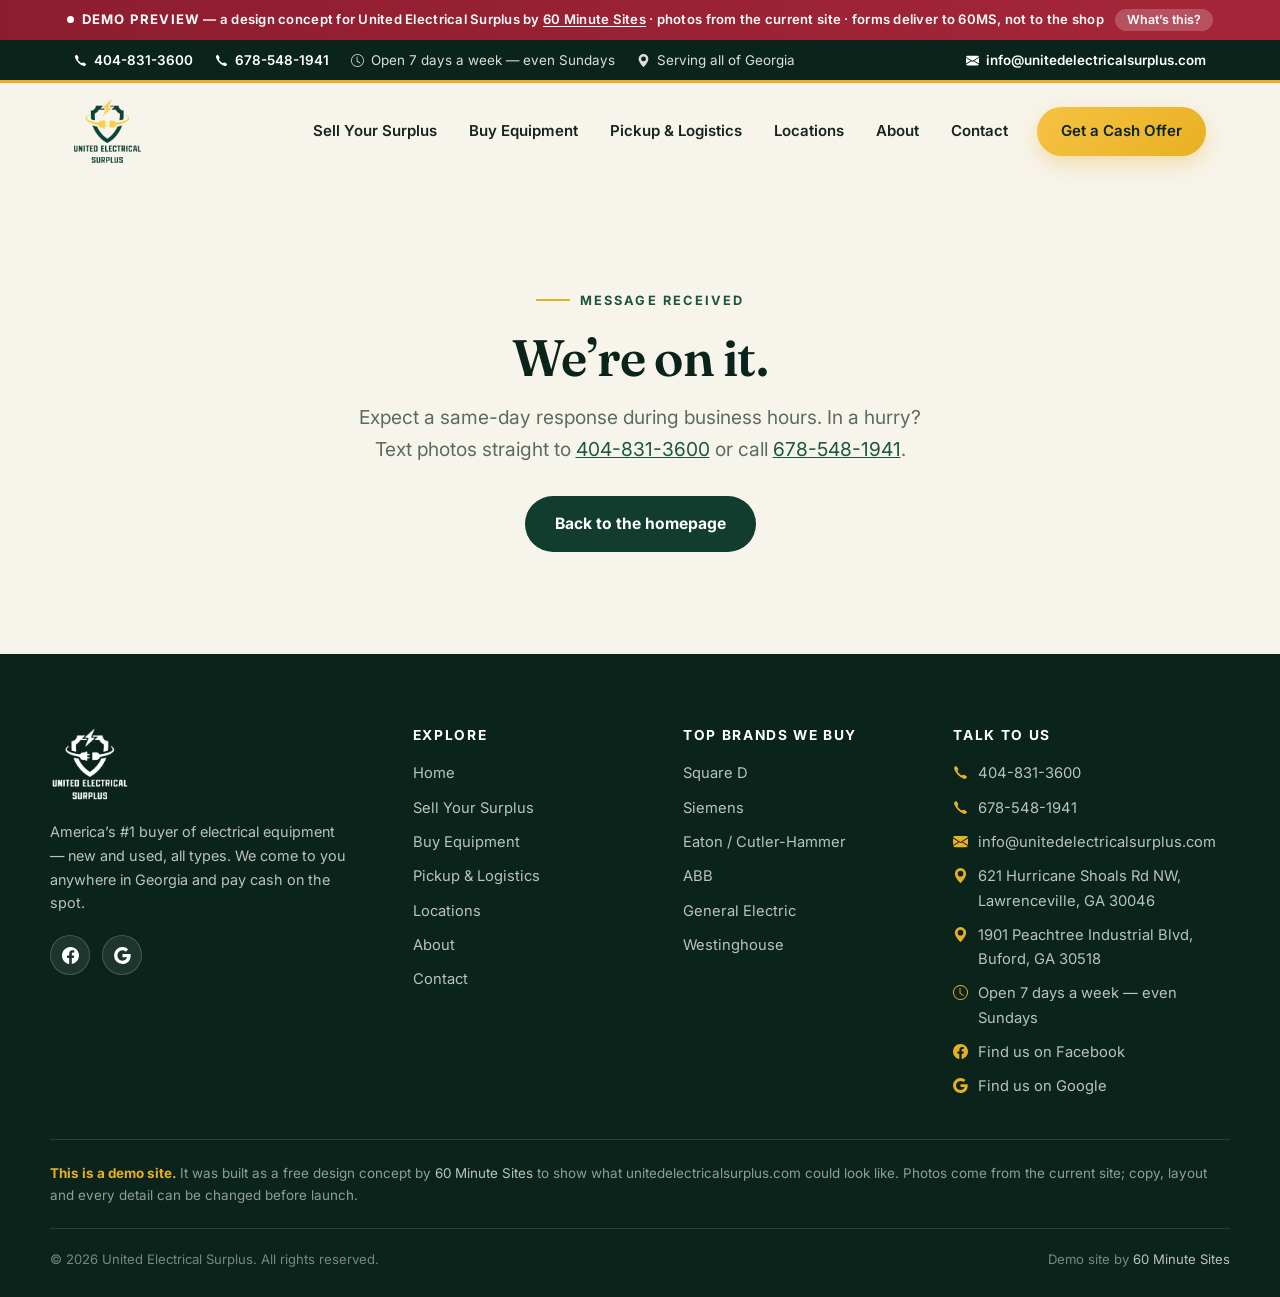
<file: thank-you.html>
<!DOCTYPE html>
<html lang="en">
<head>
<meta charset="UTF-8">
<meta name="viewport" content="width=device-width, initial-scale=1.0">
<title>Thanks — Message Received | United Electrical Surplus</title>
<meta name="description" content="Your message is in. Expect a same-day response from United Electrical Surplus.">
<link rel="canonical" href="https://unitedelectricalsurplus.com/thank-you.html">
<link rel="icon" type="image/png" href="assets/img/logo.png">
<meta property="og:title" content="Thanks — Message Received | United Electrical Surplus">
<meta property="og:description" content="Your message is in. Expect a same-day response from United Electrical Surplus.">
<meta property="og:type" content="website">
<meta property="og:image" content="https://unitedelectricalsurplus.com/assets/img/logo.jpg">
<link rel="preconnect" href="https://fonts.googleapis.com">
<link rel="preconnect" href="https://fonts.gstatic.com" crossorigin>
<link href="https://fonts.googleapis.com/css2?family=Fraunces:opsz,wght@9..144,500;9..144,600;9..144,700&family=Inter:wght@400;500;600;700;800&display=swap" rel="stylesheet">
<link rel="stylesheet" href="assets/css/main.css?v=4">
</head>
<body>

<!-- DEMO — delete this div, the .footer-demo block, section 5 of main.js and
     the .demo-bar/.demo-modal CSS when the site goes live. -->
<div class="demo-bar"><span class="demo-dot"></span><strong>DEMO PREVIEW</strong><span
  class="demo-tail"> &mdash; a design concept for United Electrical Surplus by
  <a href="https://60minutesites.com" target="_blank" rel="noopener">60&nbsp;Minute&nbsp;Sites</a>
  &middot; photos from the current site &middot; forms deliver to 60MS, not to the shop</span>
  <button type="button" data-demo-open>What&rsquo;s this?</button></div>

<div class="util-bar"><div class="wrap">
  <a href="tel:4048313600"><svg viewBox="0 0 16 16"><path d="M3.654 1.328a.678.678 0 0 0-1.015-.063L1.605 2.3c-.483.484-.661 1.169-.45 1.77a17.6 17.6 0 0 0 4.168 6.608 17.6 17.6 0 0 0 6.608 4.168c.601.211 1.286.033 1.77-.45l1.034-1.034a.678.678 0 0 0-.063-1.015l-2.307-1.794a.68.68 0 0 0-.58-.122l-2.19.547a1.75 1.75 0 0 1-1.657-.459L5.482 8.062a1.75 1.75 0 0 1-.46-1.657l.548-2.19a.68.68 0 0 0-.122-.58z"/></svg> 404-831-3600</a>
  <a href="tel:6785481941"><svg viewBox="0 0 16 16"><path d="M3.654 1.328a.678.678 0 0 0-1.015-.063L1.605 2.3c-.483.484-.661 1.169-.45 1.77a17.6 17.6 0 0 0 4.168 6.608 17.6 17.6 0 0 0 6.608 4.168c.601.211 1.286.033 1.77-.45l1.034-1.034a.678.678 0 0 0-.063-1.015l-2.307-1.794a.68.68 0 0 0-.58-.122l-2.19.547a1.75 1.75 0 0 1-1.657-.459L5.482 8.062a1.75 1.75 0 0 1-.46-1.657l.548-2.19a.68.68 0 0 0-.122-.58z"/></svg> 678-548-1941</a>
  <span class="util-hide"><svg viewBox="0 0 16 16"><path d="M8 3.5a.5.5 0 0 0-1 0V9a.5.5 0 0 0 .252.434l3.5 2a.5.5 0 0 0 .496-.868L8 8.71z"/><path d="M8 16A8 8 0 1 0 8 0a8 8 0 0 0 0 16m7-8A7 7 0 1 1 1 8a7 7 0 0 1 14 0"/></svg> Open 7 days a week — even Sundays</span>
  <span class="util-hide"><svg viewBox="0 0 16 16"><path d="M8 16s6-5.686 6-10A6 6 0 0 0 2 6c0 4.314 6 10 6 10m0-7a3 3 0 1 1 0-6 3 3 0 0 1 0 6"/></svg> Serving all of Georgia</span>
  <span class="util-spacer"></span>
  <a class="util-hide" href="mailto:info@unitedelectricalsurplus.com"><svg viewBox="0 0 16 16"><path d="M.05 3.555A2 2 0 0 1 2 2h12a2 2 0 0 1 1.95 1.555L8 8.414zM0 4.697v7.104l5.803-3.558zM6.761 8.83l-6.57 4.026A2 2 0 0 0 2 14h12a2 2 0 0 0 1.808-1.144l-6.57-4.027L8 9.586zm3.436-.586L16 11.801V4.697z"/></svg> info@unitedelectricalsurplus.com</a>
</div></div>

<header class="site-header"><div class="wrap nav-row">
  <a class="brand" href="index.html" aria-label="United Electrical Surplus &mdash; home">
    <img src="assets/img/logo.png" alt="United Electrical Surplus" width="791" height="754">
  </a>
  <button class="nav-burger" aria-label="Menu" aria-expanded="false"><svg viewBox="0 0 16 16"><path d="M2.5 12a.5.5 0 0 1 .5-.5h10a.5.5 0 0 1 0 1H3a.5.5 0 0 1-.5-.5m0-4a.5.5 0 0 1 .5-.5h10a.5.5 0 0 1 0 1H3a.5.5 0 0 1-.5-.5m0-4a.5.5 0 0 1 .5-.5h10a.5.5 0 0 1 0 1H3a.5.5 0 0 1-.5-.5"/></svg></button>
  <nav class="main-nav">
    <a href="sell.html">Sell Your Surplus</a>
    <a href="buy.html">Buy Equipment</a>
    <a href="pickup.html">Pickup & Logistics</a>
    <a href="locations.html">Locations</a>
    <a href="about.html">About</a>
    <a href="contact.html">Contact</a>
    <a class="btn-gold nav-cta" href="sell.html">Get a Cash Offer</a>
  </nav>
</div></header>

<section style="min-height:48vh;display:flex;align-items:center">
  <div class="wrap" style="text-align:center;max-width:640px">
    <div class="kicker" style="justify-content:center">Message received</div>
    <h1 style="font-size:clamp(2rem,4.5vw,3.2rem)">We&rsquo;re on it.</h1>
    <p class="lead" style="margin:0 auto 30px">Expect a same-day response during business hours.
    In a hurry? Text photos straight to <a href="sms:4048313600">404-831-3600</a>
    or call <a href="tel:6785481941">678-548-1941</a>.</p>
    <a class="btn btn-pine" href="index.html">Back to the homepage</a>
  </div>
</section>

<footer class="site-footer">
  <div class="wrap footer-main">
    <div class="footer-brand">
      <img src="assets/img/logo-white.png" alt="United Electrical Surplus" width="454" height="405">
      <p>America&rsquo;s #1 buyer of electrical equipment &mdash; new and used, all types. We come to you anywhere in
      Georgia and pay cash on the spot.</p>
      <div class="footer-social">
        <a href="https://www.facebook.com/groups/417309805544906/posts/1745200596089147/" target="_blank" rel="noopener" aria-label="Facebook"><svg viewBox="0 0 16 16"><path d="M16 8.049c0-4.446-3.582-8.05-8-8.05C3.58 0-.002 3.603-.002 8.05c0 4.017 2.926 7.347 6.75 7.951v-5.625h-2.03V8.05H6.75V6.275c0-2.017 1.195-3.131 3.022-3.131.876 0 1.791.157 1.791.157v1.98h-1.009c-.993 0-1.303.621-1.303 1.258v1.51h2.218l-.354 2.326H9.25V16c3.824-.604 6.75-3.934 6.75-7.951"/></svg></a>
        <a href="https://maps.google.com/?cid=3954105873428335092" target="_blank" rel="noopener" aria-label="Google Business Profile"><svg viewBox="0 0 16 16"><path d="M15.545 6.558a9.4 9.4 0 0 1 .139 1.626c0 2.434-.87 4.492-2.384 5.885h.002C11.978 15.292 10.158 16 8 16A8 8 0 1 1 8 0a7.7 7.7 0 0 1 5.352 2.082l-2.284 2.284A4.35 4.35 0 0 0 8 3.166c-2.087 0-3.86 1.408-4.492 3.304a4.8 4.8 0 0 0 0 3.063h.003c.635 1.893 2.405 3.301 4.492 3.301 1.078 0 2.004-.276 2.722-.764h-.003a3.7 3.7 0 0 0 1.599-2.431H8v-3.08z"/></svg></a>
      </div>
    </div>
    <div class="footer-nav">
      <h4>Explore</h4>
      <ul>
      <li><a href="index.html">Home</a></li>
      <li><a href="sell.html">Sell Your Surplus</a></li>
      <li><a href="buy.html">Buy Equipment</a></li>
      <li><a href="pickup.html">Pickup & Logistics</a></li>
      <li><a href="locations.html">Locations</a></li>
      <li><a href="about.html">About</a></li>
      <li><a href="contact.html">Contact</a></li>
      </ul>
    </div>
    <div class="footer-nav">
      <h4>Top brands we buy</h4>
      <ul>
        <li>Square&nbsp;D</li>
        <li>Siemens</li>
        <li>Eaton / Cutler-Hammer</li>
        <li>ABB</li>
        <li>General Electric</li>
        <li>Westinghouse</li>
      </ul>
    </div>
    <div class="footer-contact">
      <h4>Talk to us</h4>
      <ul>
        <li><svg viewBox="0 0 16 16"><path d="M3.654 1.328a.678.678 0 0 0-1.015-.063L1.605 2.3c-.483.484-.661 1.169-.45 1.77a17.6 17.6 0 0 0 4.168 6.608 17.6 17.6 0 0 0 6.608 4.168c.601.211 1.286.033 1.77-.45l1.034-1.034a.678.678 0 0 0-.063-1.015l-2.307-1.794a.68.68 0 0 0-.58-.122l-2.19.547a1.75 1.75 0 0 1-1.657-.459L5.482 8.062a1.75 1.75 0 0 1-.46-1.657l.548-2.19a.68.68 0 0 0-.122-.58z"/></svg> <a href="tel:4048313600">404-831-3600</a></li>
        <li><svg viewBox="0 0 16 16"><path d="M3.654 1.328a.678.678 0 0 0-1.015-.063L1.605 2.3c-.483.484-.661 1.169-.45 1.77a17.6 17.6 0 0 0 4.168 6.608 17.6 17.6 0 0 0 6.608 4.168c.601.211 1.286.033 1.77-.45l1.034-1.034a.678.678 0 0 0-.063-1.015l-2.307-1.794a.68.68 0 0 0-.58-.122l-2.19.547a1.75 1.75 0 0 1-1.657-.459L5.482 8.062a1.75 1.75 0 0 1-.46-1.657l.548-2.19a.68.68 0 0 0-.122-.58z"/></svg> <a href="tel:6785481941">678-548-1941</a></li>
        <li><svg viewBox="0 0 16 16"><path d="M.05 3.555A2 2 0 0 1 2 2h12a2 2 0 0 1 1.95 1.555L8 8.414zM0 4.697v7.104l5.803-3.558zM6.761 8.83l-6.57 4.026A2 2 0 0 0 2 14h12a2 2 0 0 0 1.808-1.144l-6.57-4.027L8 9.586zm3.436-.586L16 11.801V4.697z"/></svg> <a href="mailto:info@unitedelectricalsurplus.com">info@unitedelectricalsurplus.com</a></li>
        <li><svg viewBox="0 0 16 16"><path d="M8 16s6-5.686 6-10A6 6 0 0 0 2 6c0 4.314 6 10 6 10m0-7a3 3 0 1 1 0-6 3 3 0 0 1 0 6"/></svg> <span>621 Hurricane Shoals Rd NW, Lawrenceville, GA 30046</span></li>
        <li><svg viewBox="0 0 16 16"><path d="M8 16s6-5.686 6-10A6 6 0 0 0 2 6c0 4.314 6 10 6 10m0-7a3 3 0 1 1 0-6 3 3 0 0 1 0 6"/></svg> <span>1901 Peachtree Industrial Blvd, Buford, GA 30518</span></li>
        <li><svg viewBox="0 0 16 16"><path d="M8 3.5a.5.5 0 0 0-1 0V9a.5.5 0 0 0 .252.434l3.5 2a.5.5 0 0 0 .496-.868L8 8.71z"/><path d="M8 16A8 8 0 1 0 8 0a8 8 0 0 0 0 16m7-8A7 7 0 1 1 1 8a7 7 0 0 1 14 0"/></svg> <span>Open 7 days a week — even Sundays</span></li>
        <li><svg viewBox="0 0 16 16"><path d="M16 8.049c0-4.446-3.582-8.05-8-8.05C3.58 0-.002 3.603-.002 8.05c0 4.017 2.926 7.347 6.75 7.951v-5.625h-2.03V8.05H6.75V6.275c0-2.017 1.195-3.131 3.022-3.131.876 0 1.791.157 1.791.157v1.98h-1.009c-.993 0-1.303.621-1.303 1.258v1.51h2.218l-.354 2.326H9.25V16c3.824-.604 6.75-3.934 6.75-7.951"/></svg> <a href="https://www.facebook.com/groups/417309805544906/posts/1745200596089147/" target="_blank" rel="noopener">Find us on Facebook</a></li>
        <li><svg viewBox="0 0 16 16"><path d="M15.545 6.558a9.4 9.4 0 0 1 .139 1.626c0 2.434-.87 4.492-2.384 5.885h.002C11.978 15.292 10.158 16 8 16A8 8 0 1 1 8 0a7.7 7.7 0 0 1 5.352 2.082l-2.284 2.284A4.35 4.35 0 0 0 8 3.166c-2.087 0-3.86 1.408-4.492 3.304a4.8 4.8 0 0 0 0 3.063h.003c.635 1.893 2.405 3.301 4.492 3.301 1.078 0 2.004-.276 2.722-.764h-.003a3.7 3.7 0 0 0 1.599-2.431H8v-3.08z"/></svg> <a href="https://maps.google.com/?cid=3954105873428335092" target="_blank" rel="noopener">Find us on Google</a></li>
      </ul>
    </div>
  </div>

  <!-- DEMO — delete this block when the site goes live. -->
  <div class="wrap footer-demo"><b>This is a demo site.</b> It was built as a free design
  concept by <a href="https://60minutesites.com" target="_blank" rel="noopener">60 Minute Sites</a>
  to show what unitedelectricalsurplus.com could look like. Photos come from the current site;
  copy, layout and every detail can be changed before launch.</div>

  <div class="wrap footer-base">
    <span>&copy; 2026 United Electrical Surplus. All rights reserved.</span>
    <span>Demo site by <a href="https://60minutesites.com" target="_blank" rel="noopener">60 Minute Sites</a></span>
  </div>
</footer>

<script src="assets/js/main.js?v=4"></script>
</body>
</html>
</file>
<file: assets/css/main.css>
/* United Electrical Surplus — design system
   Palette from the client's own logo: pine green + gold on ivory.
   Fraunces (display) + Inter (text). No emoji, SVG icons only. */

:root {
  --pine: #123C2E;
  --pine-deep: #0A241B;
  --pine-soft: #1C5540;
  --gold: #E8B021;
  --gold-bright: #F6C244;
  --gold-soft: rgba(232, 176, 33, 0.14);
  --teal: #16706B;
  --copper: #B4612D;
  --ivory: #F7F4EC;
  --white: #FFFFFF;
  --ink: #16241E;
  --muted: #5A6B62;
  --line: #E3DECE;
  --mist: #EFEBDF;
  --head: "Fraunces", Georgia, serif;
  --body: "Inter", -apple-system, BlinkMacSystemFont, "Segoe UI", sans-serif;
  --radius: 14px;
  --radius-lg: 20px;
  --shadow-sm: 0 1px 3px rgba(10, 36, 27, 0.08);
  --shadow-md: 0 10px 34px rgba(10, 36, 27, 0.13);
  --shadow-lg: 0 24px 70px rgba(10, 36, 27, 0.26);
  --logo-h: 64px;
  --wrap: 1180px;
}

*, *::before, *::after { box-sizing: border-box; }
html { scroll-behavior: smooth; }
body {
  margin: 0; font-family: var(--body); color: var(--ink);
  background: var(--ivory); line-height: 1.65; font-size: 16.5px;
  -webkit-font-smoothing: antialiased;
}
img { max-width: 100%; height: auto; display: block; }
a { color: var(--pine-soft); }
.wrap { max-width: var(--wrap); margin: 0 auto; padding-left: 24px; padding-right: 24px; }

h1, h2, h3, h4 {
  font-family: var(--head); font-weight: 600; line-height: 1.12;
  color: var(--pine-deep); margin: 0 0 16px; letter-spacing: -0.01em;
}
h1 { font-size: clamp(2.4rem, 5.2vw, 4rem); }
h2 { font-size: clamp(1.8rem, 3.4vw, 2.7rem); }
h3 { font-size: 1.28rem; }
p { margin: 0 0 18px; }
.lead { font-size: clamp(1.05rem, 1.5vw, 1.2rem); color: var(--muted); max-width: 680px; }

.kicker {
  display: inline-flex; align-items: center; gap: 10px;
  font-size: 0.8rem; font-weight: 700; letter-spacing: 0.17em;
  text-transform: uppercase; color: var(--pine-soft); margin-bottom: 18px;
}
.kicker::before { content: ""; width: 34px; height: 2px; background: var(--gold); }
.on-dark .kicker { color: var(--gold); }

section { padding: clamp(60px, 8vw, 104px) 0; }
section.tight { padding: clamp(40px, 5vw, 64px) 0; }
.section-head { max-width: 720px; margin-bottom: clamp(32px, 4vw, 52px); }
.section-head.center { margin-left: auto; margin-right: auto; text-align: center; }
.section-head.center .kicker { justify-content: center; }
.section-head.center .kicker::before { display: none; }
.section-head.center .lead { margin-left: auto; margin-right: auto; }

/* ------------------------------------------------ buttons */
.btn {
  display: inline-flex; align-items: center; justify-content: center; gap: 10px;
  font-family: var(--body); font-weight: 700; font-size: 0.98rem;
  padding: 15px 30px; border-radius: 999px; text-decoration: none;
  border: 0; cursor: pointer; transition: transform 0.15s, box-shadow 0.15s, background 0.15s;
  white-space: nowrap;
}
.btn svg { width: 17px; height: 17px; fill: currentColor; flex: none; }
.btn-gold {
  background: linear-gradient(135deg, var(--gold-bright), var(--gold));
  color: var(--pine-deep); box-shadow: 0 10px 26px rgba(232, 176, 33, 0.38);
}
.btn-gold:hover { transform: translateY(-2px); box-shadow: 0 14px 32px rgba(232, 176, 33, 0.48); }
.btn-pine { background: var(--pine); color: #fff; }
.btn-pine:hover { background: var(--pine-soft); transform: translateY(-2px); }
.btn-ghost { background: transparent; color: var(--pine); box-shadow: inset 0 0 0 2px rgba(18, 60, 46, 0.3); }
.btn-ghost:hover { box-shadow: inset 0 0 0 2px var(--pine); }
.on-dark .btn-ghost { color: #fff; box-shadow: inset 0 0 0 2px rgba(255, 255, 255, 0.4); }
.on-dark .btn-ghost:hover { box-shadow: inset 0 0 0 2px #fff; }
.hero .btn-ghost, .cta-band .btn-ghost, .band-dark .btn-ghost {
  color: #fff; box-shadow: inset 0 0 0 2px rgba(255, 255, 255, 0.85);
  background: rgba(8, 30, 22, 0.38); backdrop-filter: blur(5px);
  text-shadow: 0 1px 10px rgba(8, 30, 22, 0.6);
}
.hero .btn-ghost:hover, .cta-band .btn-ghost:hover, .band-dark .btn-ghost:hover {
  box-shadow: inset 0 0 0 2px #fff; background: rgba(8, 30, 22, 0.6); transform: translateY(-2px);
}
.btn:focus-visible, a:focus-visible { outline: 3px solid var(--gold); outline-offset: 2px; }
::selection { background: var(--gold); color: var(--pine-deep); }

/* ------------------------------------------------ demo banner (delete at launch) */
.demo-bar {
  background: linear-gradient(90deg, #8C1D2F, #A62639);
  color: #fff; text-align: center; font-size: 0.82rem; font-weight: 600;
  letter-spacing: 0.02em; padding: 9px 20px; line-height: 1.45; position: relative; z-index: 1000;
}
.demo-bar a { color: #fff; text-decoration: underline; text-underline-offset: 2px; }
.demo-bar strong { letter-spacing: 0.09em; }
.demo-dot {
  display: inline-block; width: 7px; height: 7px; border-radius: 50%;
  background: #fff; margin-right: 8px; vertical-align: 1px;
  animation: demopulse 2s ease-in-out infinite;
}
@keyframes demopulse { 0%, 100% { opacity: 1; } 50% { opacity: 0.3; } }
.demo-bar button {
  background: rgba(255, 255, 255, 0.2); border: 0; color: #fff; cursor: pointer;
  font: inherit; font-size: 0.78rem; padding: 2px 12px; border-radius: 999px; margin-left: 8px;
}
.demo-bar button:hover { background: rgba(255, 255, 255, 0.35); }
@media (max-width: 640px) {
  .demo-bar { font-size: 0.76rem; padding: 7px 14px; }
  .demo-bar .demo-tail { display: none; }
}

.demo-modal {
  position: fixed; inset: 0; z-index: 2000; display: flex;
  align-items: center; justify-content: center; padding: 22px;
  background: rgba(10, 36, 27, 0.72); backdrop-filter: blur(3px);
  opacity: 0; transition: opacity 0.22s ease;
}
.demo-modal.is-on { opacity: 1; }
.dm-card {
  background: var(--white); border-radius: var(--radius-lg); max-width: 540px;
  padding: clamp(26px, 4vw, 40px); box-shadow: var(--shadow-lg);
  position: relative; transform: translateY(14px) scale(0.98);
  transition: transform 0.24s cubic-bezier(0.2, 0.8, 0.3, 1);
  max-height: 88vh; overflow-y: auto;
}
.demo-modal.is-on .dm-card { transform: none; }
.dm-card h2 { font-size: clamp(1.5rem, 3vw, 1.9rem); margin-bottom: 12px; }
.dm-card p { font-size: 0.95rem; color: var(--muted); }
.dm-close {
  position: absolute; top: 14px; right: 14px; width: 34px; height: 34px;
  border: 0; border-radius: 50%; background: var(--mist); cursor: pointer;
  display: flex; align-items: center; justify-content: center;
}
.dm-close:hover { background: var(--line); }
.dm-close svg { width: 15px; height: 15px; fill: var(--ink); }

/* ------------------------------------------------ utility bar */
.util-bar { background: var(--pine-deep); color: rgba(255, 255, 255, 0.85); font-size: 0.84rem; }
.util-bar .wrap { display: flex; align-items: center; gap: 22px; min-height: 40px; }
.util-bar svg { width: 13px; height: 13px; fill: currentColor; flex: none; }
.util-bar a, .util-bar span { display: inline-flex; align-items: center; gap: 7px; }
.util-bar a { color: #fff; text-decoration: none; font-weight: 600; }
.util-bar a:hover { color: var(--gold); }
.util-spacer { flex: 1; }
@media (max-width: 900px) {
  .util-bar .util-hide { display: none; }
  .util-bar .wrap { justify-content: center; }
  .util-spacer { display: none; }
}

/* ------------------------------------------------ header */
.site-header {
  background: rgba(247, 244, 236, 0.95); backdrop-filter: blur(10px);
  border-top: 3px solid var(--gold);
  border-bottom: 1px solid transparent; position: sticky; top: 0; z-index: 900;
  transition: box-shadow 0.2s, border-color 0.2s;
}
.site-header.scrolled { border-bottom-color: var(--line); box-shadow: var(--shadow-sm); }
.nav-row { display: flex; align-items: center; gap: 26px; min-height: 96px; }
.brand { display: flex; align-items: center; gap: 13px; text-decoration: none; flex: none; }
/* hard caps so the logo can never explode, even if custom properties fail */
.brand img { height: var(--logo-h, 64px); max-height: 76px; max-width: 170px; width: auto; object-fit: contain; }
.main-nav { display: flex; align-items: center; gap: 6px; margin-left: auto; }
.main-nav > a {
  font-weight: 600; font-size: 0.94rem; color: var(--ink); text-decoration: none;
  padding: 9px 13px; border-radius: 9px; white-space: nowrap; position: relative;
  transition: color 0.14s;
}
.main-nav > a:not(.btn-gold)::after {
  content: ""; position: absolute; left: 13px; right: 13px; bottom: 3px; height: 2px;
  border-radius: 2px; background: var(--gold);
  transform: scaleX(0); transform-origin: left; transition: transform 0.22s ease;
}
.main-nav > a:not(.btn-gold):hover { color: var(--pine); }
.main-nav > a:not(.btn-gold):hover::after { transform: scaleX(1); }
.main-nav > a.active { color: var(--pine); }
.main-nav > a.active::after { transform: scaleX(1); }
.nav-cta { margin-left: 10px; }
.main-nav > a.btn-gold {
  background: linear-gradient(135deg, var(--gold-bright), var(--gold));
  color: var(--pine-deep); border-radius: 999px; padding: 12px 24px;
  box-shadow: 0 8px 22px rgba(232, 176, 33, 0.34);
}
.main-nav > a.btn-gold:hover { background: var(--gold-bright); color: var(--pine-deep); }
.nav-burger { display: none; background: none; border: 0; cursor: pointer; margin-left: auto; padding: 6px; }
.nav-burger svg { width: 28px; height: 28px; fill: var(--pine); }

@media (max-width: 1140px) {
  .nav-burger { display: block; }
  .nav-row { min-height: 80px; }
  :root { --logo-h: 52px; }
  .main-nav {
    position: absolute; top: 100%; left: 0; right: 0;
    background: var(--white); flex-direction: column; align-items: stretch;
    gap: 2px; padding: 14px 20px 22px; box-shadow: var(--shadow-md);
    display: none; max-height: calc(100vh - 110px); overflow-y: auto;
  }
  .main-nav.open { display: flex; }
  .main-nav > a { width: 100%; padding: 13px 14px; font-size: 1rem; }
  .main-nav > a:not(.btn-gold)::after { display: none; }
  .main-nav > a.active { box-shadow: inset 3px 0 0 var(--gold); border-radius: 0; }
  .nav-cta { margin: 10px 0 0; }
}

/* ------------------------------------------------ hero */
.hero { position: relative; color: #fff; isolation: isolate; overflow: hidden; background: var(--pine-deep); }
.hero-media { position: absolute; inset: 0; z-index: 0; }
.hero-media img { width: 100%; height: 100%; object-fit: cover; }
.hero::after {
  content: ""; position: absolute; inset: 0; z-index: 1;
  background:
    linear-gradient(100deg, rgba(8, 30, 22, 0.96) 0%, rgba(8, 30, 22, 0.87) 38%, rgba(8, 30, 22, 0.55) 68%, rgba(8, 30, 22, 0.42) 100%),
    linear-gradient(180deg, rgba(8, 30, 22, 0.45) 0%, transparent 30%);
}
.hero > .wrap { position: relative; z-index: 2; }
.hero-split { display: grid; grid-template-columns: 1.18fr 0.82fr; gap: clamp(30px, 5vw, 64px); align-items: center; }
.hero-inner { padding: clamp(60px, 8vw, 110px) 0; }
.hero h1 { color: #fff; margin-bottom: 18px; text-shadow: 0 2px 30px rgba(8, 30, 22, 0.5); }
.hero h1 em {
  font-style: normal; color: var(--gold);
  box-shadow: inset 0 -0.13em 0 rgba(232, 176, 33, 0.32);
}
.hero-sub { font-size: clamp(1.05rem, 1.6vw, 1.22rem); color: rgba(255, 255, 255, 0.9); max-width: 580px; margin-bottom: 30px; }
.hero-ctas { display: flex; gap: 14px; flex-wrap: wrap; margin-bottom: 32px; }
.hero-chips { display: flex; gap: 10px 22px; flex-wrap: wrap; font-size: 0.9rem; font-weight: 600; color: rgba(255, 255, 255, 0.94); }
.hero-chips span { display: inline-flex; align-items: center; gap: 8px; }
.hero-chips svg { width: 15px; height: 15px; fill: var(--gold); flex: none; }
@media (max-width: 1000px) { .hero-split { grid-template-columns: 1fr; } .hero-inner { padding-bottom: 20px; } }

.hero-card {
  background: rgba(8, 30, 22, 0.55); border: 1px solid rgba(255, 255, 255, 0.18);
  border-radius: var(--radius-lg); padding: clamp(24px, 3vw, 34px);
  backdrop-filter: blur(14px); box-shadow: var(--shadow-lg);
}
.hero-card h3 { color: #fff; font-size: 1.2rem; margin-bottom: 4px; }
.hero-card > p { color: rgba(255, 255, 255, 0.74); font-size: 0.92rem; margin-bottom: 20px; }
.hero-steps { list-style: none; margin: 0 0 22px; padding: 0; display: grid; gap: 13px; }
.hero-steps li { display: flex; gap: 13px; align-items: flex-start; font-size: 0.93rem; color: rgba(255, 255, 255, 0.92); }
.hero-steps b { color: #fff; }
.step-n {
  flex: none; width: 28px; height: 28px; border-radius: 50%;
  background: var(--gold); color: var(--pine-deep);
  font-weight: 800; font-size: 0.85rem;
  display: flex; align-items: center; justify-content: center; margin-top: 1px;
}
.hero-card .btn { width: 100%; }
.hero-alt { text-align: center; font-size: 0.88rem; color: rgba(255, 255, 255, 0.75); margin: 12px 0 0; }
.hero-alt a { color: var(--gold); font-weight: 700; text-decoration: none; }
.hero-alt a:hover { text-decoration: underline; }
@media (max-width: 1000px) { .hero-card { margin-bottom: 48px; } }

/* page hero (inner pages) */
.page-hero { position: relative; color: #fff; isolation: isolate; overflow: hidden; background: var(--pine-deep); }
.page-hero::after {
  content: ""; position: absolute; inset: 0; z-index: 1;
  background: linear-gradient(175deg, rgba(8, 30, 22, 0.8) 0%, rgba(8, 30, 22, 0.92) 100%);
}
.page-hero > .wrap { position: relative; z-index: 2; padding-top: clamp(48px, 6vw, 78px); padding-bottom: clamp(44px, 5.5vw, 68px); }
.page-hero h1 { color: #fff; font-size: clamp(2.1rem, 4.4vw, 3.4rem); margin-bottom: 10px; }
.page-hero p { color: rgba(255, 255, 255, 0.88); max-width: 680px; font-size: 1.1rem; margin: 0; }
.crumbs { font-size: 0.82rem; font-weight: 600; letter-spacing: 0.04em; margin-bottom: 14px; color: rgba(255, 255, 255, 0.7); }
.crumbs a { color: #fff; text-decoration: none; }
.crumbs a:hover { color: var(--gold); }

/* ------------------------------------------------ trust bar */
.trust-bar { background: var(--pine); color: #fff; }
.trust-bar .wrap { display: grid; grid-template-columns: repeat(4, 1fr); gap: 14px 20px; padding-top: 26px; padding-bottom: 26px; }
.trust-item { display: flex; align-items: center; gap: 13px; font-size: 0.86rem; line-height: 1.35; font-weight: 600; color: rgba(255, 255, 255, 0.94); }
.trust-item svg { width: 27px; height: 27px; fill: var(--gold); flex: none; }
.trust-item b { display: block; font-family: var(--head); font-size: 0.98rem; }
.trust-item small { font-weight: 500; color: rgba(255, 255, 255, 0.6); font-size: 0.78rem; }
@media (max-width: 880px) { .trust-bar .wrap { grid-template-columns: 1fr 1fr; } }

/* ------------------------------------------------ brand strip */
.brand-strip { background: var(--white); border-bottom: 1px solid var(--line); }
.brand-strip .wrap { display: flex; align-items: center; justify-content: space-between; gap: 18px 36px; flex-wrap: wrap; padding-top: 30px; padding-bottom: 30px; }
.brand-strip .label { font-size: 0.74rem; font-weight: 700; letter-spacing: 0.16em; text-transform: uppercase; color: var(--muted); }
.brand-mark { font-family: var(--head); font-weight: 700; font-size: clamp(1.05rem, 1.8vw, 1.4rem); letter-spacing: 0.06em; color: rgba(18, 60, 46, 0.58); white-space: nowrap; }
.brand-mark.first { color: var(--pine); }

/* ------------------------------------------------ cards */
.card-grid { display: grid; grid-template-columns: repeat(3, 1fr); gap: 26px; }
.card {
  background: var(--white); border-radius: var(--radius-lg); overflow: hidden;
  text-decoration: none; color: inherit; display: flex; flex-direction: column;
  box-shadow: var(--shadow-sm); border: 1px solid var(--line);
  transition: transform 0.18s, box-shadow 0.18s;
}
.card:hover { transform: translateY(-5px); box-shadow: var(--shadow-md); border-color: rgba(232, 176, 33, 0.55); }
.card-img { aspect-ratio: 3 / 2; overflow: hidden; }
.card-img img { width: 100%; height: 100%; object-fit: cover; transition: transform 0.35s; }
.card:hover .card-img img { transform: scale(1.045); }
.card-body { padding: 24px 26px 28px; }
.card-body h3 { margin-bottom: 8px; }
.card-body p { font-size: 0.93rem; color: var(--muted); margin: 0; }
.card-link { margin-top: 14px; font-weight: 700; font-size: 0.88rem; color: var(--pine); display: inline-flex; align-items: center; gap: 7px; }
.card-link svg { width: 14px; height: 14px; fill: currentColor; }
@media (max-width: 980px) { .card-grid { grid-template-columns: 1fr 1fr; } }
@media (max-width: 620px) { .card-grid { grid-template-columns: 1fr; } }

/* ------------------------------------------------ split feature */
.split { display: grid; grid-template-columns: 1fr 1fr; gap: clamp(34px, 5vw, 72px); align-items: center; }
.split.flip > .split-img { order: 2; }
.split-img { border-radius: var(--radius-lg); overflow: hidden; box-shadow: var(--shadow-md); position: relative; }
.split-img img { width: 100%; height: 100%; object-fit: cover; }
.split-badge {
  position: absolute; left: 20px; bottom: 20px;
  background: var(--gold); color: var(--pine-deep);
  font-weight: 800; font-size: 0.86rem; letter-spacing: 0.03em;
  padding: 10px 18px; border-radius: 999px; box-shadow: var(--shadow-md);
}
@media (max-width: 920px) { .split { grid-template-columns: 1fr; } .split.flip > .split-img { order: 0; } }

.checks { list-style: none; margin: 0 0 26px; padding: 0; display: grid; gap: 12px; }
.checks li { display: flex; gap: 12px; align-items: flex-start; font-size: 0.98rem; }
.checks svg { width: 19px; height: 19px; flex: none; margin-top: 4px; fill: none; stroke: var(--gold); stroke-width: 2.4; stroke-linecap: round; stroke-linejoin: round; }
.on-dark .checks { color: rgba(255, 255, 255, 0.92); }

/* ------------------------------------------------ list panels (what we buy) */
.panel-grid { display: grid; grid-template-columns: repeat(2, 1fr); gap: 26px; }
.panel {
  background: var(--white); border: 1px solid var(--line); border-radius: var(--radius-lg);
  padding: clamp(24px, 3vw, 34px); box-shadow: var(--shadow-sm);
}
.panel h3 { display: flex; align-items: center; gap: 12px; }
.panel h3 svg { width: 24px; height: 24px; fill: var(--pine); flex: none; }
.panel:nth-child(2) h3 svg { fill: var(--teal); }
.panel:nth-child(3) h3 svg { fill: var(--copper); }
.panel:nth-child(4) h3 svg { fill: var(--gold); }
.panel { border-top: 4px solid var(--pine); }
.panel:nth-child(2) { border-top-color: var(--teal); }
.panel:nth-child(3) { border-top-color: var(--copper); }
.panel:nth-child(4) { border-top-color: var(--gold); }
.panel ul { list-style: none; margin: 14px 0 0; padding: 0; display: grid; gap: 9px; }
.panel li { display: flex; gap: 10px; align-items: flex-start; font-size: 0.95rem; }
.panel li svg { width: 16px; height: 16px; flex: none; margin-top: 5px; fill: none; stroke: var(--gold); stroke-width: 2.6; stroke-linecap: round; stroke-linejoin: round; }
@media (max-width: 760px) { .panel-grid { grid-template-columns: 1fr; } }

.no-buy {
  background: var(--mist); border: 1px dashed rgba(18, 60, 46, 0.35);
  border-radius: var(--radius-lg); padding: clamp(24px, 3vw, 34px);
}
.no-buy h3 { color: var(--pine); }
.no-buy ul { columns: 2; gap: 36px; margin: 10px 0 0; padding-left: 20px; font-size: 0.95rem; color: var(--muted); }
.no-buy li { margin-bottom: 7px; }
@media (max-width: 640px) { .no-buy ul { columns: 1; } }

/* ------------------------------------------------ steps */
.steps { display: grid; grid-template-columns: repeat(3, 1fr); gap: 26px; counter-reset: step; }
.step {
  background: var(--white); border: 1px solid var(--line); border-radius: var(--radius-lg);
  padding: 30px 28px; position: relative; box-shadow: var(--shadow-sm);
}
.step::before {
  counter-increment: step; content: "0" counter(step);
  font-family: var(--head); font-weight: 700; font-size: 2.6rem;
  color: var(--gold); display: block; margin-bottom: 10px; line-height: 1;
}
.step:nth-child(2)::before { color: var(--teal); }
.step:nth-child(3)::before { color: var(--copper); }
.step { border-bottom: 4px solid var(--gold); }
.step:nth-child(2) { border-bottom-color: var(--teal); }
.step:nth-child(3) { border-bottom-color: var(--copper); }
.step h3 { font-size: 1.12rem; }
.step p { font-size: 0.93rem; color: var(--muted); margin: 0; }
@media (max-width: 820px) { .steps { grid-template-columns: 1fr; } }

/* ------------------------------------------------ gallery */
.gallery { display: grid; grid-template-columns: repeat(4, 1fr); gap: 16px; }
.gallery a { border-radius: var(--radius); overflow: hidden; display: block; position: relative; }
.gallery img { width: 100%; height: 100%; object-fit: cover; aspect-ratio: 4 / 3; transition: transform 0.3s; }
.gallery a:hover img { transform: scale(1.05); }
.gallery .tall img { aspect-ratio: 3 / 4; }
@media (max-width: 880px) { .gallery { grid-template-columns: 1fr 1fr; } }

.lightbox {
  position: fixed; inset: 0; z-index: 1900; background: rgba(8, 30, 22, 0.92);
  display: flex; align-items: center; justify-content: center; padding: 30px; cursor: zoom-out;
}
.lightbox img { max-width: 92vw; max-height: 88vh; width: auto; height: auto; border-radius: 10px; box-shadow: var(--shadow-lg); }

/* ------------------------------------------------ reviews / google band */
.google-band { background: var(--white); border-top: 1px solid var(--line); border-bottom: 1px solid var(--line); }
.google-band .wrap { display: flex; align-items: center; gap: 26px 44px; flex-wrap: wrap; padding-top: clamp(40px, 5vw, 60px); padding-bottom: clamp(40px, 5vw, 60px); }
.g-score { display: flex; align-items: center; gap: 20px; }
.g-num { font-family: var(--head); font-weight: 700; font-size: 4rem; color: var(--pine-deep); line-height: 1; }
.g-stars { display: flex; gap: 4px; margin-bottom: 6px; }
.g-stars svg { width: 22px; height: 22px; fill: var(--gold); }
.g-label { font-size: 0.9rem; color: var(--muted); font-weight: 600; }
.g-actions { margin-left: auto; display: flex; gap: 14px; flex-wrap: wrap; }
@media (max-width: 760px) { .g-actions { margin-left: 0; } }

/* ------------------------------------------------ dark bands */
.band-dark { background: linear-gradient(160deg, var(--pine-deep) 0%, var(--pine) 100%); color: rgba(255, 255, 255, 0.88); }
.band-dark h2, .band-dark h3 { color: #fff; }
.band-dark .lead { color: rgba(255, 255, 255, 0.75); }
.band-dark em { font-style: normal; color: var(--gold); }

.chip-row { display: flex; flex-wrap: wrap; gap: 12px; }
.chip {
  display: inline-flex; align-items: center; gap: 9px;
  background: rgba(255, 255, 255, 0.08); border: 1px solid rgba(255, 255, 255, 0.2);
  color: #fff; font-weight: 600; font-size: 0.92rem;
  padding: 11px 20px; border-radius: 999px;
}
.chip svg { width: 14px; height: 14px; fill: var(--gold); flex: none; }
.chip.now { background: var(--gold); border-color: var(--gold); color: var(--pine-deep); }
.chip.now svg { fill: var(--pine-deep); }

/* on light backgrounds */
.chip-row.light .chip { background: var(--white); border: 1px solid var(--line); color: var(--pine); }
.chip-row.light .chip svg { fill: var(--gold); }

/* ------------------------------------------------ Atlanta skyline band */
.skyline-band { position: relative; overflow: hidden; }
.skyline-band > .wrap { position: relative; z-index: 2; }
.skyline {
  position: absolute; left: 0; right: 0; bottom: -4px; z-index: 1;
  width: 100%; height: clamp(120px, 20vw, 230px); pointer-events: none;
}
.skyline svg { width: 100%; height: 100%; display: block; }
.skyline-band::before {
  content: ""; position: absolute; inset: 0; z-index: 0;
  background: radial-gradient(90% 120% at 50% 115%, rgba(232, 176, 33, 0.22) 0%, transparent 60%);
}

/* ------------------------------------------------ stats */
.stat-row { display: grid; grid-template-columns: repeat(4, 1fr); gap: 20px; }
.stat { text-align: center; padding: 26px 16px; border-radius: var(--radius-lg); background: rgba(255, 255, 255, 0.06); border: 1px solid rgba(255, 255, 255, 0.14); }
.stat b { display: block; font-family: var(--head); font-weight: 700; font-size: clamp(1.9rem, 3.4vw, 2.7rem); color: var(--gold); line-height: 1.1; }
.stat span { font-size: 0.85rem; font-weight: 600; color: rgba(255, 255, 255, 0.78); }
@media (max-width: 820px) { .stat-row { grid-template-columns: 1fr 1fr; } }

/* ------------------------------------------------ forms */
.form-card {
  background: var(--white); border: 1px solid var(--line); border-radius: var(--radius-lg);
  padding: clamp(26px, 4vw, 42px); box-shadow: var(--shadow-md);
}
.form-grid { display: grid; grid-template-columns: 1fr 1fr; gap: 18px; }
.form-grid .full { grid-column: 1 / -1; }
label { display: block; font-weight: 600; font-size: 0.88rem; margin-bottom: 7px; color: var(--pine-deep); }
input, select, textarea {
  width: 100%; font: inherit; font-size: 0.97rem; color: var(--ink);
  background: var(--ivory); border: 1px solid var(--line); border-radius: 11px;
  padding: 13px 16px; outline: none; transition: border-color 0.15s, box-shadow 0.15s;
}
input:focus, select:focus, textarea:focus { border-color: var(--pine-soft); box-shadow: 0 0 0 3px rgba(28, 85, 64, 0.14); background: #fff; }
textarea { min-height: 130px; resize: vertical; }
.form-note { font-size: 0.82rem; color: var(--muted); margin: 14px 0 0; }
@media (max-width: 640px) { .form-grid { grid-template-columns: 1fr; } }

/* ------------------------------------------------ contact blocks */
.info-grid { display: grid; grid-template-columns: repeat(3, 1fr); gap: 24px; }
.info-card {
  background: var(--white); border: 1px solid var(--line); border-radius: var(--radius-lg);
  padding: 28px; box-shadow: var(--shadow-sm);
}
.info-card h3 { display: flex; align-items: center; gap: 11px; font-size: 1.08rem; }
.info-card h3 svg { width: 21px; height: 21px; fill: var(--pine); flex: none; }
.info-card p { font-size: 0.95rem; color: var(--muted); margin: 0; }
.info-card a { color: var(--pine); font-weight: 600; text-decoration: none; }
.info-card a:hover { text-decoration: underline; }
@media (max-width: 880px) { .info-grid { grid-template-columns: 1fr; } }

.map-frame { border-radius: var(--radius-lg); overflow: hidden; box-shadow: var(--shadow-md); border: 1px solid var(--line); }
.map-frame iframe { display: block; width: 100%; height: 420px; border: 0; }

/* location cards */
.loc-grid { display: grid; grid-template-columns: 1fr 1fr; gap: 26px; }
.loc-card { background: var(--white); border: 1px solid var(--line); border-radius: var(--radius-lg); overflow: hidden; box-shadow: var(--shadow-sm); display: flex; flex-direction: column; }
.loc-card .loc-body { padding: clamp(24px, 3vw, 34px); flex: 1; }
.loc-tag {
  display: inline-block; background: var(--gold-soft); color: var(--pine);
  font-size: 0.74rem; font-weight: 800; letter-spacing: 0.12em; text-transform: uppercase;
  padding: 6px 14px; border-radius: 999px; margin-bottom: 14px;
}
.loc-card address { font-style: normal; font-size: 1rem; color: var(--ink); margin-bottom: 14px; line-height: 1.5; }
.loc-meta { display: grid; gap: 8px; font-size: 0.92rem; color: var(--muted); margin-bottom: 18px; }
.loc-meta span { display: flex; align-items: center; gap: 9px; }
.loc-meta svg { width: 15px; height: 15px; fill: var(--pine); flex: none; }
@media (max-width: 880px) { .loc-grid { grid-template-columns: 1fr; } }

/* ------------------------------------------------ CTA band */
.cta-band { background: linear-gradient(135deg, var(--pine-deep) 0%, var(--pine) 58%, var(--pine-soft) 100%); color: #fff; text-align: center; }
.cta-band h2 { color: #fff; font-size: clamp(2rem, 4vw, 3.1rem); }
.cta-band p { color: rgba(255, 255, 255, 0.82); max-width: 620px; margin: 0 auto 32px; }
.cta-band .hero-ctas { justify-content: center; margin-bottom: 0; }

/* ------------------------------------------------ footer */
.site-footer { background: var(--pine-deep); color: rgba(255, 255, 255, 0.72); font-size: 0.92rem; }
.footer-main { display: grid; grid-template-columns: 1.4fr 1fr 1fr 1.2fr; gap: 40px; padding: clamp(50px, 6vw, 74px) 0 40px; }
.site-footer h4 { color: #fff; font-size: 0.86rem; letter-spacing: 0.12em; text-transform: uppercase; font-family: var(--body); font-weight: 700; margin-bottom: 18px; }
.site-footer a { color: rgba(255, 255, 255, 0.72); text-decoration: none; }
.site-footer a:hover { color: var(--gold); }
.footer-brand img { height: 74px; width: auto; margin-bottom: 18px; }
.footer-brand p { font-size: 0.9rem; max-width: 300px; }
.footer-nav ul, .footer-contact ul { list-style: none; margin: 0; padding: 0; display: grid; gap: 10px; }
.footer-contact li { display: flex; gap: 10px; align-items: flex-start; }
.footer-contact svg { width: 15px; height: 15px; fill: var(--gold); flex: none; margin-top: 4px; }
.footer-social { display: flex; gap: 12px; margin-top: 20px; }
.footer-social a {
  width: 40px; height: 40px; border-radius: 50%;
  background: rgba(255, 255, 255, 0.08); border: 1px solid rgba(255, 255, 255, 0.18);
  display: flex; align-items: center; justify-content: center; transition: background 0.15s;
}
.footer-social a:hover { background: var(--gold); }
.footer-social svg { width: 17px; height: 17px; fill: #fff; }
.footer-social a:hover svg { fill: var(--pine-deep); }
.footer-demo {
  border-top: 1px solid rgba(255, 255, 255, 0.12); padding: 22px 0; font-size: 0.84rem;
  color: rgba(255, 255, 255, 0.55);
}
.footer-demo b { color: var(--gold); }
.footer-base { border-top: 1px solid rgba(255, 255, 255, 0.12); padding: 20px 0 26px; display: flex; gap: 10px 26px; flex-wrap: wrap; justify-content: space-between; font-size: 0.82rem; color: rgba(255, 255, 255, 0.45); }
@media (max-width: 980px) { .footer-main { grid-template-columns: 1fr 1fr; } }
@media (max-width: 620px) { .footer-main { grid-template-columns: 1fr; } }

/* ------------------------------------------------ reveal on scroll */
[data-reveal] { opacity: 0; transform: translateY(22px); transition: opacity 0.6s ease, transform 0.6s ease; }
[data-reveal].in { opacity: 1; transform: none; }
@media (prefers-reduced-motion: reduce) {
  [data-reveal] { opacity: 1; transform: none; transition: none; }
  html { scroll-behavior: auto; }
}
</file>
